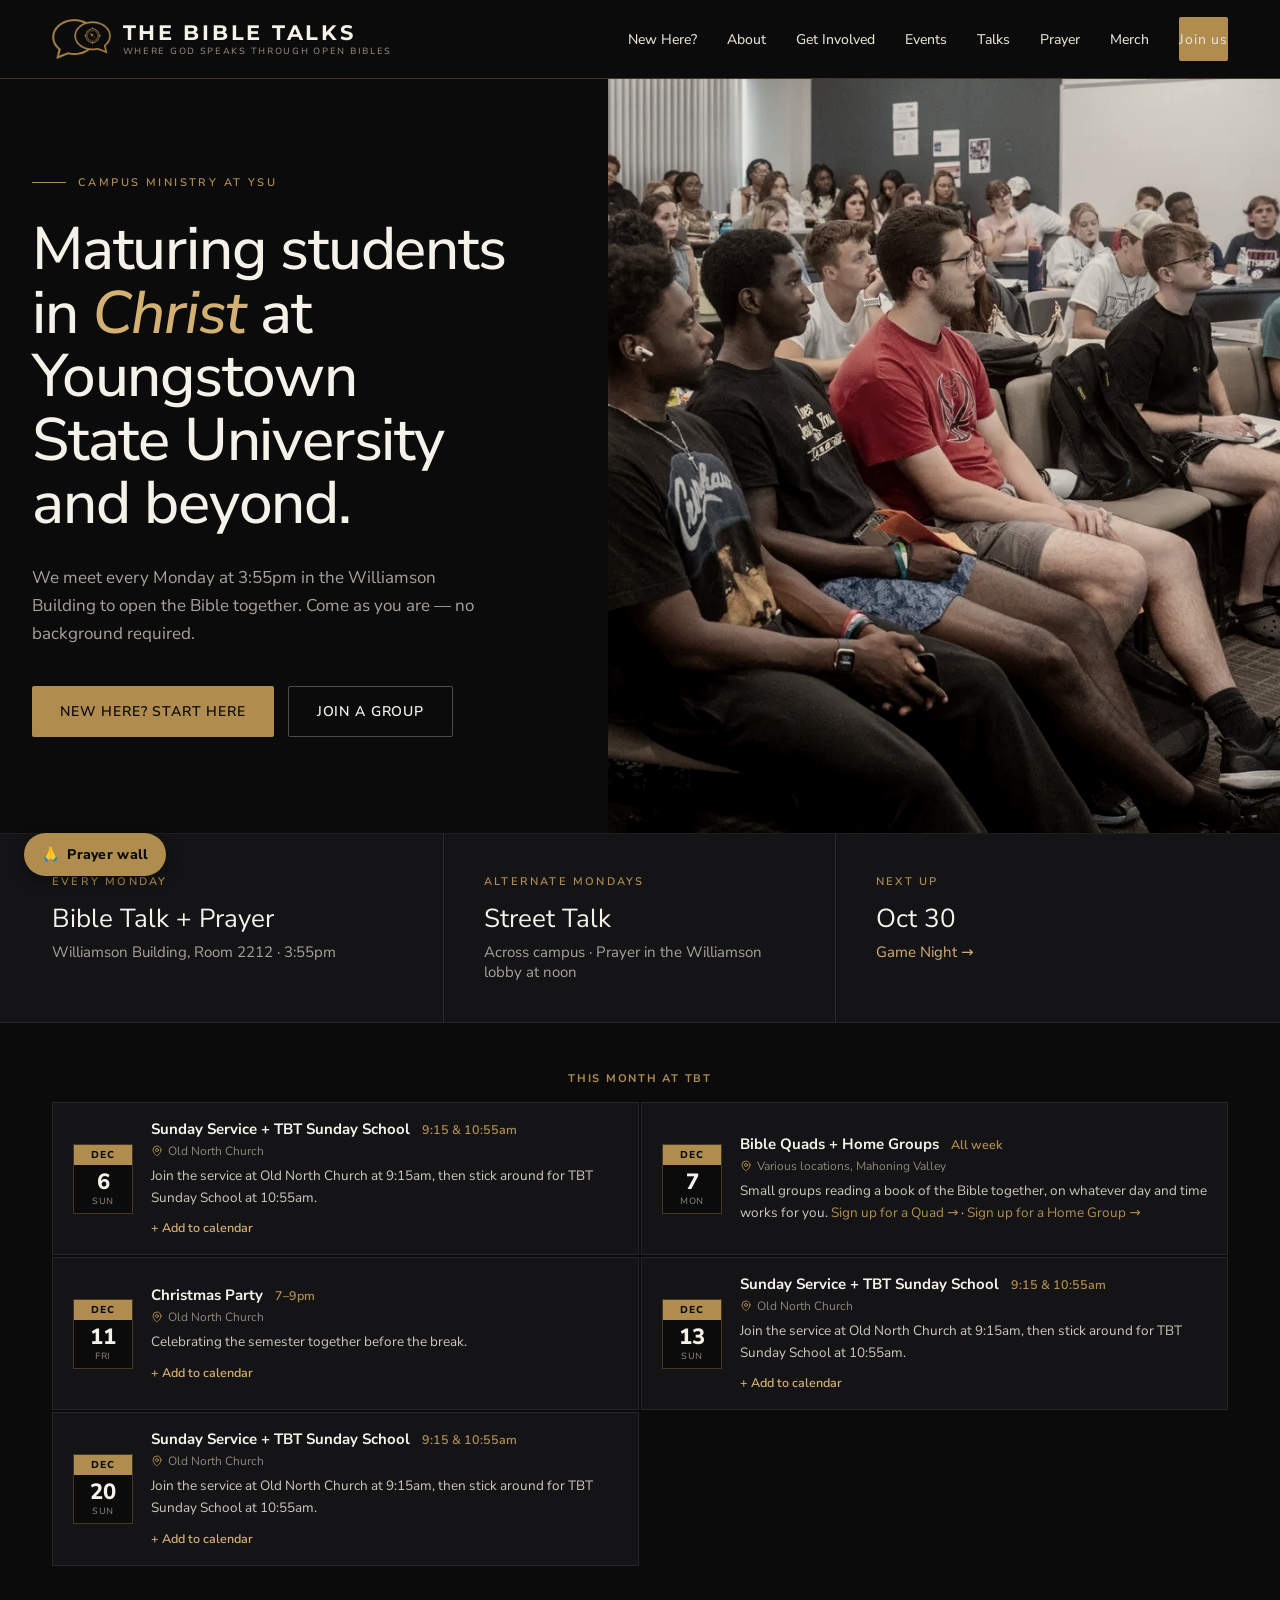
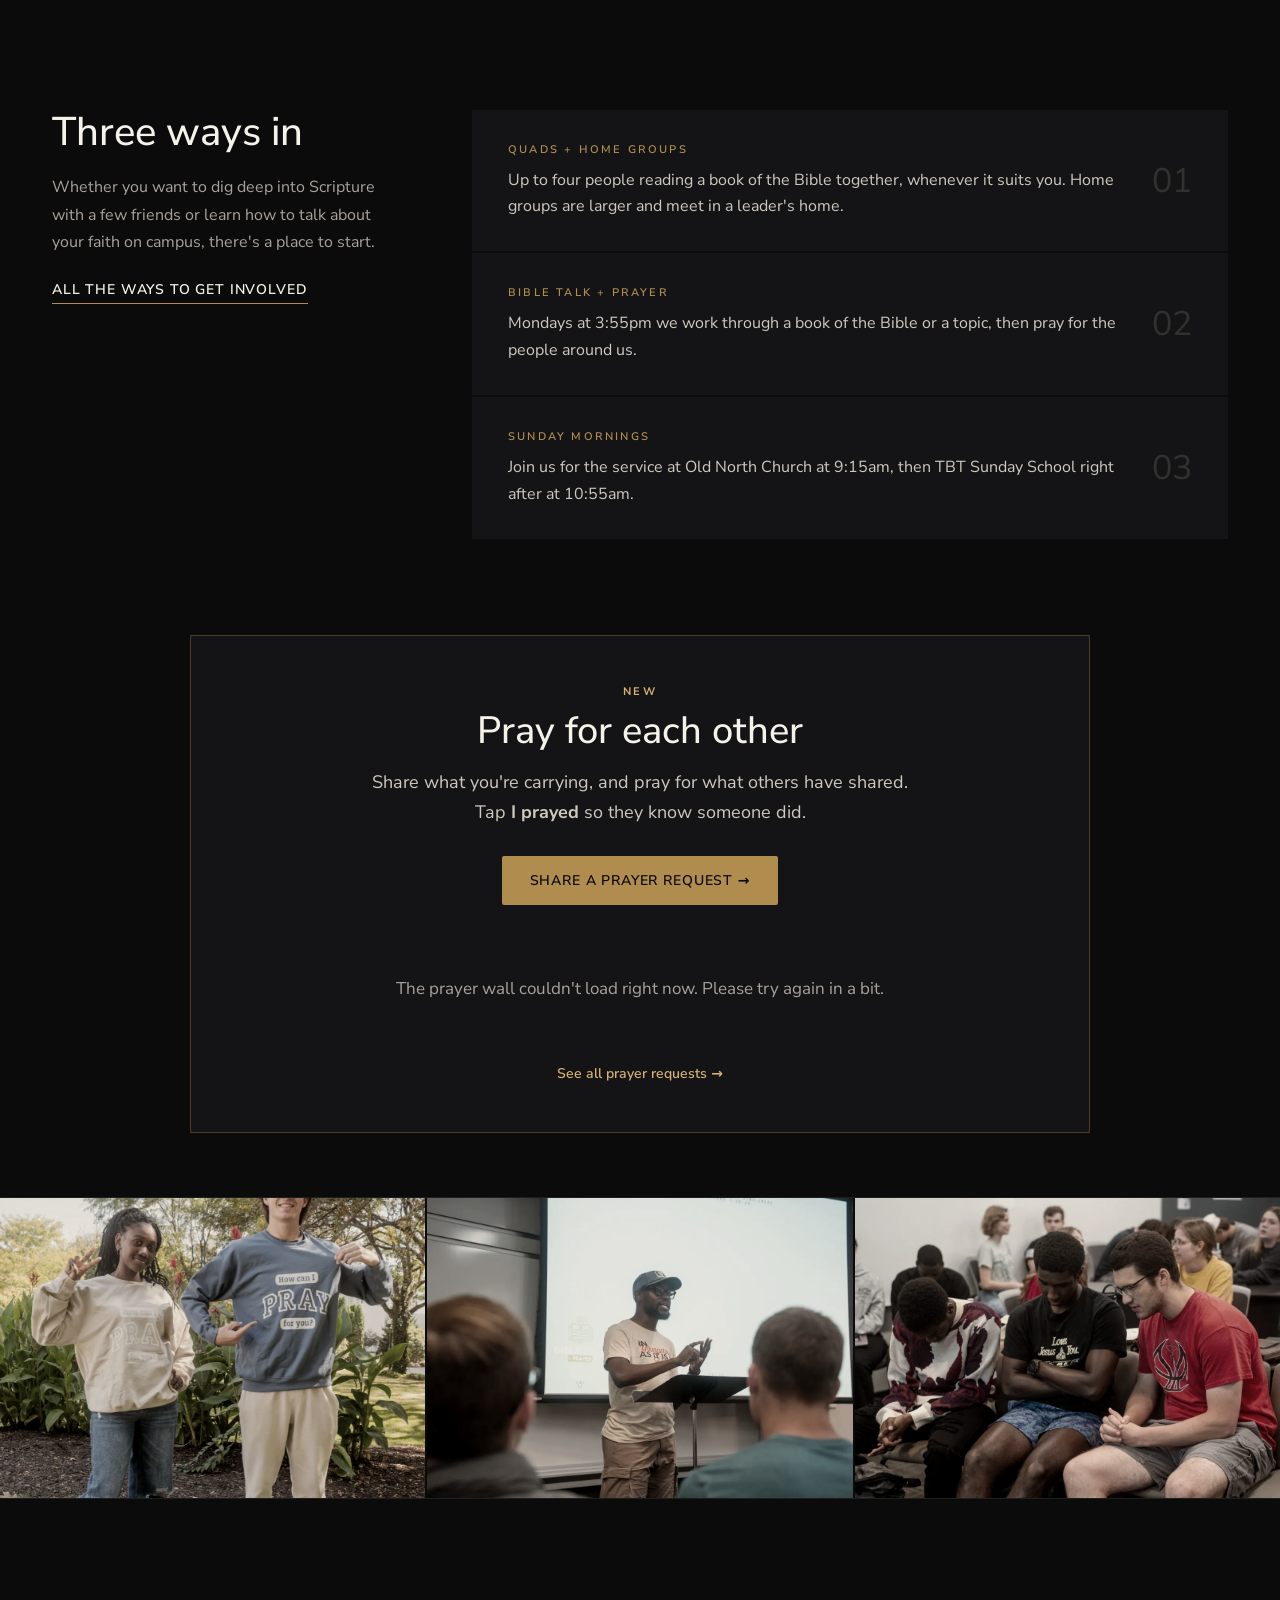
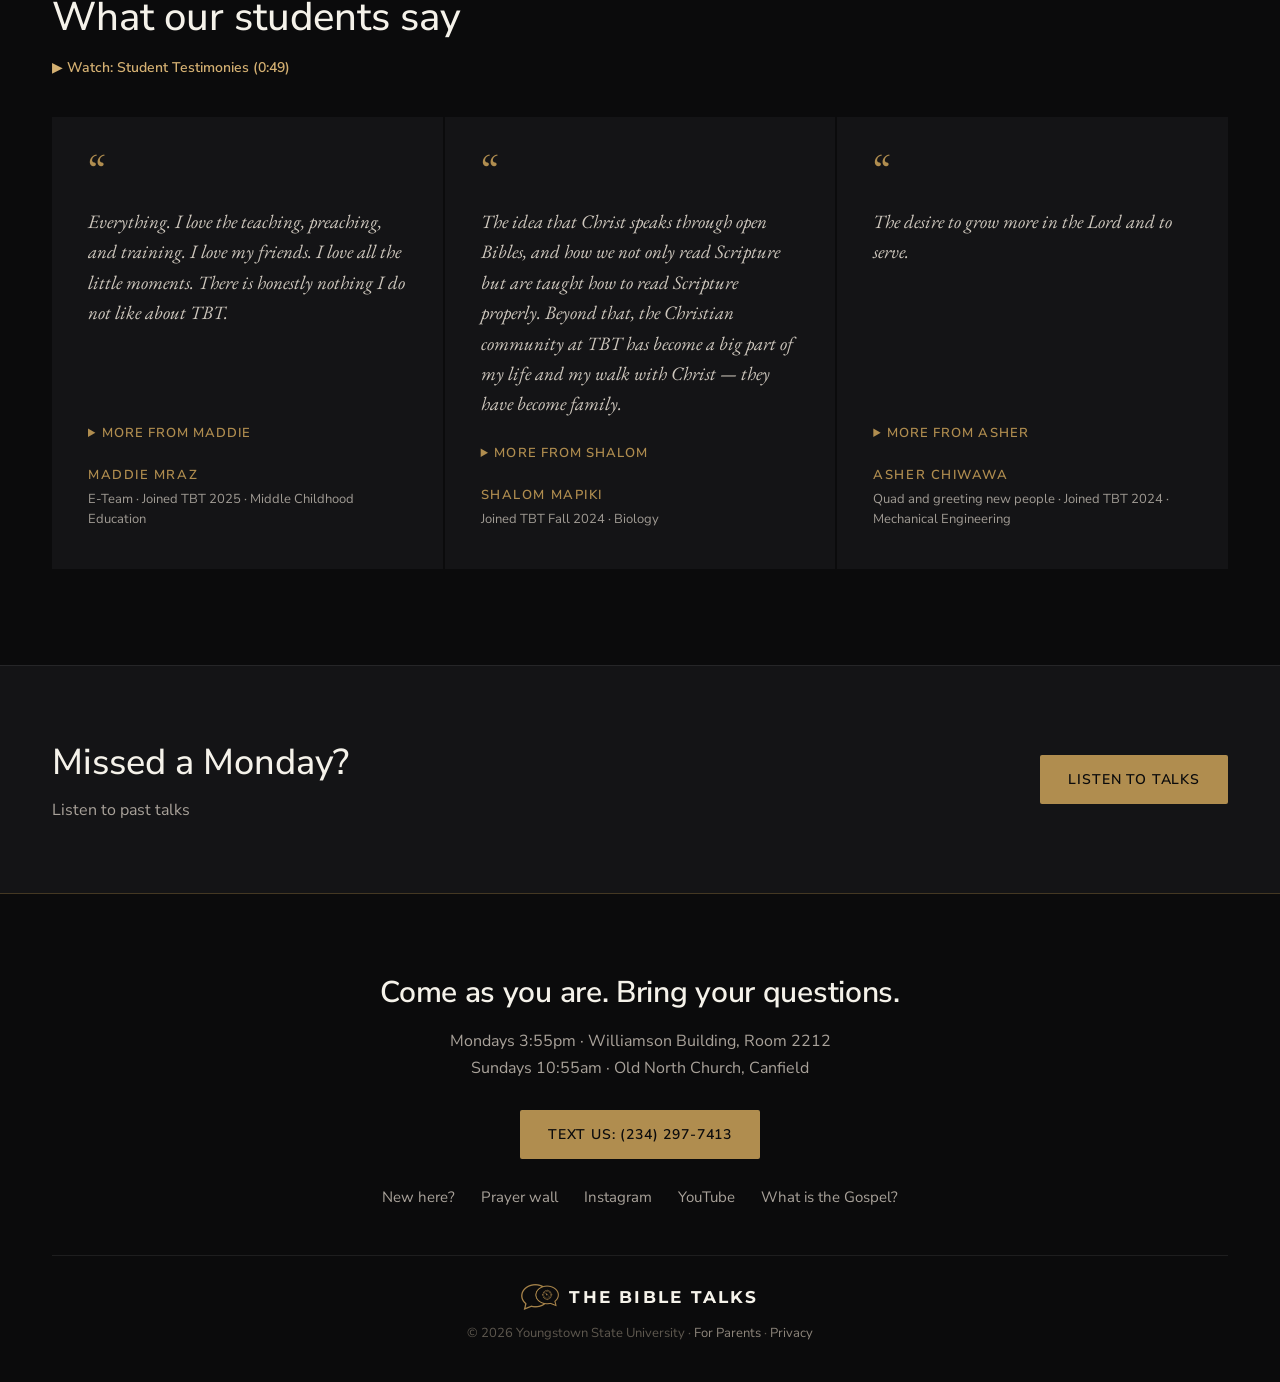
<file: index.html>
<!doctype html>
<html lang="en">
<head>
<meta charset="UTF-8" />
<meta name="viewport" content="width=device-width, initial-scale=1.0" />
<title>The Bible Talks — Campus Ministry at Youngstown State University</title>
<meta name="description" content="The Bible Talks (TBT) is a campus ministry at Youngstown State University helping students grow in Christ through community, Bible study, and outreach." />
<meta property="og:type" content="website" />
<meta property="og:title" content="The Bible Talks — Campus Ministry at Youngstown State University" />
<meta property="og:description" content="The Bible Talks (TBT) is a campus ministry at Youngstown State University helping students grow in Christ through community, Bible study, and outreach." />
<meta property="og:image" content="https://tbtysu.org/images/og-image.png" />
<meta property="og:url" content="https://tbtysu.org/" />
<meta name="twitter:card" content="summary_large_image" />
<meta name="twitter:title" content="The Bible Talks — Campus Ministry at Youngstown State University" />
<meta name="twitter:description" content="The Bible Talks (TBT) is a campus ministry at Youngstown State University helping students grow in Christ through community, Bible study, and outreach." />
<meta name="twitter:image" content="https://tbtysu.org/images/og-image.png" />
<link rel="preconnect" href="https://fonts.gstatic.com" crossorigin />
<link href="https://fonts.googleapis.com/css2?family=Montserrat:wght@700;800&family=Nunito+Sans:opsz,wght@6..12,300;6..12,400;6..12,500;6..12,600;6..12,700&family=EB+Garamond:ital,wght@0,400;0,500;1,400;1,500&display=swap" rel="stylesheet" />
<link rel="canonical" href="https://tbtysu.org/" />
<link rel="icon" type="image/png" href="images/favicon.png?v=6" />
<link rel="apple-touch-icon" href="images/apple-touch-icon.png?v=6" />
<link rel="stylesheet" href="css/styles.css?v=33" />
<script type="application/ld+json">
{
  "@context": "https://schema.org",
  "@type": "Organization",
  "name": "The Bible Talks",
  "alternateName": "TBT",
  "url": "https://tbtysu.org",
  "logo": "https://tbtysu.org/images/icon.webp",
  "description": "The Bible Talks (TBT) is a campus ministry at Youngstown State University helping students grow in Christ through community, Bible study, and outreach.",
  "address": {
    "@type": "PostalAddress",
    "streetAddress": "7105 Herbert Rd",
    "addressLocality": "Canfield",
    "addressRegion": "OH",
    "postalCode": "44406",
    "addressCountry": "US"
  },
  "sameAs": [
    "https://instagram.com/thebibletalksysu",
    "https://www.youtube.com/@TheBibleTalksYSU"
  ]
}
</script>
<script>
(function () {
  // Weekly Monday 3:55pm meeting: always advertise the next upcoming one.
  var now = new Date();
  var d = new Date(now);
  d.setHours(15, 55, 0, 0);
  d.setDate(d.getDate() + (8 - d.getDay()) % 7);
  if (d < now) d.setDate(d.getDate() + 7);
  var pad = function (n) { return (n < 10 ? "0" : "") + n; };
  var off = -d.getTimezoneOffset();
  var tz = (off >= 0 ? "+" : "-") + pad(Math.floor(Math.abs(off) / 60)) + ":" + pad(Math.abs(off) % 60);
  var data = {
  "@context": "https://schema.org",
  "@type": "Event",
  "name": "Bible Talk + Prayer",
  "description": "Weekly Bible study and prayer gathering for YSU students, every Monday at 3:55pm.",
  "eventAttendanceMode": "https://schema.org/OfflineEventAttendanceMode",
  "eventStatus": "https://schema.org/EventScheduled",
  "location": {
    "@type": "Place",
    "name": "Williamson Building, Room 2212, Youngstown State University",
    "address": {
      "@type": "PostalAddress",
      "streetAddress": "1 University Plaza",
      "addressLocality": "Youngstown",
      "addressRegion": "OH",
      "postalCode": "44555",
      "addressCountry": "US"
    }
  },
  "organizer": {
    "@type": "Organization",
    "name": "The Bible Talks",
    "url": "https://tbtysu.org"
  }
};
  data.startDate = d.getFullYear() + "-" + pad(d.getMonth() + 1) + "-" + pad(d.getDate()) + "T15:55:00" + tz;
  var el = document.createElement("script");
  el.type = "application/ld+json";
  el.text = JSON.stringify(data);
  document.head.appendChild(el);
})();
</script>
</head>
<body>
<a class="skip-link" href="#main">Skip to content</a>

<header class="site-header">
  <div class="nav-inner">
    <a href="/" class="wordmark-link" style="flex-direction:row;align-items:center;gap:12px;">
      <img width="300" height="205" src="images/icon.webp" alt="" style="height:40px;width:auto;flex-shrink:0;" />
      <span style="display:flex;flex-direction:column;gap:2px;">
        <span class="wordmark">THE BIBLE TALKS</span>
        <span class="tagline">Where God speaks through open Bibles</span>
      </span>
    </a>
    <ul class="nav-links">
      <li><a href="/new-here">New Here?</a></li>
      <li><a href="/about">About</a></li>
      <li><a href="/get-involved">Get Involved</a></li>
      <li><a href="/events">Events</a></li>
      <li><a href="/talks">Talks</a></li>
      <li><a href="/prayer">Prayer</a></li>
      <li><a href="/merch">Merch</a></li>
      <li class="nav-cta-item"><a class="btn btn-gold btn-sm" href="/get-involved">Join us</a></li>
    </ul>
    <button class="nav-toggle" aria-label="Toggle menu" aria-expanded="false">Menu</button>
  </div>
</header>

<main id="main">

  <section class="hero">
    <div class="hero-copy-wrap">
      <div class="hero-copy-inner">
        <div class="eyebrow-row tight">
          <span class="eyebrow-rule"></span>
          <span class="eyebrow-text">Campus ministry at YSU</span>
        </div>
        <h1>Maturing students in <em>Christ</em> at Youngstown State University and beyond.</h1>
        <p class="hero-lead">We meet every Monday at 3:55pm in the Williamson Building to open the Bible together. Come as you are — no background required.</p>
        <div class="hero-actions">
          <a class="btn btn-gold btn-lg" href="/new-here">New here? Start here</a>
          <a class="btn btn-ghost btn-lg" href="/get-involved">Join a group</a>
        </div>
      </div>
    </div>
    <div class="hero-media">
      <img width="1320" height="840" src="images/hero.webp" alt="Students packed into a Bible Talk and Prayer session" style="width:100%;height:100%;object-fit:cover;" />
    </div>
  </section>

  <section class="facts-strip">
    <div class="container">
      <div class="facts-grid">
        <div class="fact-cell">
          <div class="fact-label">Every Monday</div>
          <div class="fact-title">Bible Talk + Prayer</div>
          <div class="fact-detail">Williamson Building, Room 2212 · 3:55pm</div>
        </div>
        <div class="fact-cell">
          <div class="fact-label">Alternate Mondays</div>
          <div class="fact-title">Street Talk</div>
          <div class="fact-detail">Across campus · Prayer in the Williamson lobby at noon</div>
        </div>
        <div class="fact-cell">
          <div class="fact-label">Next Up</div>
          <div class="fact-title">Oct 30</div>
          <div class="fact-detail"><a href="/events">Game Night →</a></div>
        </div>
      </div>
    </div>
  </section>

  <section class="section" style="padding-top:48px;padding-bottom:48px;">
    <div style="max-width:640px;margin:0 auto 16px;text-align:center;font-size:11px;letter-spacing:0.16em;text-transform:uppercase;color:var(--gold);font-weight:700;">This Month at TBT</div>
    <div class="grid grid-2" id="home-week-rundown" style="gap:2px;"></div>
  </section>

  <section class="section">
    <div class="ways-grid">
      <div class="ways-copy">
        <h2 class="section-title">Three ways in</h2>
        <p>Whether you want to dig deep into Scripture with a few friends or learn how to talk about your faith on campus, there's a place to start.</p>
        <a class="link-underline" href="/get-involved" style="margin-top:24px;">All the ways to get involved</a>
      </div>
      <div class="ways-list">
        <div class="way-row">
          <div>
            <div class="way-label">Quads + Home Groups</div>
            <p>Up to four people reading a book of the Bible together, whenever it suits you. Home groups are larger and meet in a leader's home.</p>
          </div>
          <span class="way-num">01</span>
        </div>
        <div class="way-row">
          <div>
            <div class="way-label">Bible Talk + Prayer</div>
            <p>Mondays at 3:55pm we work through a book of the Bible or a topic, then pray for the people around us.</p>
          </div>
          <span class="way-num">02</span>
        </div>
        <div class="way-row">
          <div>
            <div class="way-label">Sunday Mornings</div>
            <p>Join us for the service at Old North Church at 9:15am, then TBT Sunday School right after at 10:55am.</p>
          </div>
          <span class="way-num">03</span>
        </div>
      </div>
    </div>
  </section>

  <section class="section" id="prayer-section" style="padding-top:0;padding-bottom:64px;">
    <div class="prayer-feature" style="max-width:900px;">
      <div class="join-cta-label">New</div>
      <h2>Pray for each other</h2>
      <p class="prayer-feature-lead">Share what you're carrying, and pray for what others have shared. Tap <strong>I prayed</strong> so they know someone did.</p>
      <a class="btn btn-gold btn-lg" href="/prayer">Share a prayer request →</a>
      <div id="prayer-wall" data-limit="3" aria-live="polite" style="margin-top:32px;text-align:left;"><p class="prayer-empty">Loading prayer requests…</p></div>
      <p style="margin:22px 0 0;"><a class="watch-link" href="/prayer" style="margin-top:0;">See all prayer requests →</a></p>
    </div>
  </section>

  <section class="photo-strip-grid">
    <div class="photo-strip-item"><img loading="lazy" decoding="async" width="1066" height="1600" src="images/strip-campus.webp" alt="Students talking on the YSU campus" style="width:100%;height:100%;object-fit:cover;" /></div>
    <div class="photo-strip-item"><img loading="lazy" decoding="async" width="1200" height="800" src="images/strip-bibletalk.webp" alt="Students at Bible Talk and Prayer" style="width:100%;height:100%;object-fit:cover;" /></div>
    <div class="photo-strip-item"><img loading="lazy" decoding="async" width="1200" height="800" src="images/strip-students.webp" alt="TBT students together outdoors" style="width:100%;height:100%;object-fit:cover;" /></div>
  </section>

  <section class="section">
    <h2 class="section-title" style="margin-bottom:16px;">What our students say</h2>
    <a class="watch-link" href="https://www.youtube.com/watch?v=pPPhvRGbAMs" target="_blank" rel="noopener" style="margin-top:0;margin-bottom:40px;">▶ Watch: Student Testimonies (0:49)</a>
    <div class="testimonial-grid" id="testimonials">
      <figure class="testimonial-card">
        <span class="testimonial-mark">&ldquo;</span>
        <blockquote class="testimonial-quote">Moving to college can be scary. It is easy to feel alone and overwhelmed by change. TBT has given me a second family and a support group to help get me through this difficult transition.</blockquote>
        <details class="testimonial-more">
          <summary>More from Jessica</summary>
          <p><span class="testimonial-q">What keeps me coming back</span>The people holding me accountable and the people I see growing.</p>
          <p><span class="testimonial-q">What I hope people experience</span>Life transformation.</p>
          <p><span class="testimonial-q">A moment I'll never forget</span>When Bruce recognized me and shouted my name across campus after only meeting me once.</p>
        </details>
        <figcaption><span class="testimonial-name">Jessica Deal</span><span class="testimonial-meta">CBS and Media · Joined TBT Fall 2023 · Dental Hygiene</span></figcaption>
      </figure>
      <figure class="testimonial-card">
        <span class="testimonial-mark">&ldquo;</span>
        <blockquote class="testimonial-quote">When going to college, many things change for better or worse: routines, friends, and locations all change in one way or another. TBT has allowed me to make these changes for the better; I've been able to make many new friends with the same goal -- pursuing Jesus.</blockquote>
        <figcaption class="testimonial-name">Bryce Moldovan</figcaption>
      </figure>
      <figure class="testimonial-card">
        <span class="testimonial-mark">&ldquo;</span>
        <blockquote class="testimonial-quote">TBT has helped me to grow and consider others beyond myself. Through the regular community and teaching of God's Word I am reminded of the love that Christ has for me through His people. During a time when determining what's true is oddly confusing, college students have the opportunity to be reminded of the never changing hope and truth that Jesus brings.</blockquote>
        <figcaption class="testimonial-name">Jacob Pitzer</figcaption>
      </figure>
      <figure class="testimonial-card">
        <span class="testimonial-mark">&ldquo;</span>
        <blockquote class="testimonial-quote">Everything. I love the teaching, preaching, and training. I love my friends. I love all the little moments. There is honestly nothing I do not like about TBT.</blockquote>
        <details class="testimonial-more">
          <summary>More from Maddie</summary>
          <p><span class="testimonial-q">What I hope people experience</span>I hope people experience genuine friendship and a better understanding of the gospel and its urgency.</p>
          <p><span class="testimonial-q">A moment I'll never forget</span>I'll never forget praising God as a group during WHTQT, what a special moment.</p>
        </details>
        <figcaption><span class="testimonial-name">Maddie Mraz</span><span class="testimonial-meta">E-Team · Joined TBT 2025 · Middle Childhood Education</span></figcaption>
      </figure>
      <figure class="testimonial-card">
        <span class="testimonial-mark">&ldquo;</span>
        <blockquote class="testimonial-quote">The idea that Christ speaks through open Bibles, and how we not only read Scripture but are taught how to read Scripture properly. Beyond that, the Christian community at TBT has become a big part of my life and my walk with Christ — they have become family.</blockquote>
        <details class="testimonial-more">
          <summary>More from Shalom</summary>
          <p><span class="testimonial-q">What I hope people experience</span>A deeper understanding of what the Gospel is and the call upon our lives as believers as we go through God's Word. Not only that, but I also hope people get to experience what it feels like to be part of a young adult community with Christ as the foundation.</p>
          <p><span class="testimonial-q">A moment I'll never forget</span>I think every moment at TBT is memorable and unique in its own way, so I would say the one thing I'll never forget is the feeling of being there and the excitement I get when I'm on my way to TBT.</p>
        </details>
        <figcaption><span class="testimonial-name">Shalom Mapiki</span><span class="testimonial-meta">Joined TBT Fall 2024 · Biology</span></figcaption>
      </figure>
            <figure class="testimonial-card">
        <span class="testimonial-mark">&ldquo;</span>
        <blockquote class="testimonial-quote">The desire to grow more in the Lord and to serve.</blockquote>
        <details class="testimonial-more">
          <summary>More from Asher</summary>
          <p><span class="testimonial-q">What I hope people experience</span>Learn the truth of the Gospel and are able to understand and share with people in their lives (to become disciple making disciples).</p>
          <p><span class="testimonial-q">A moment I'll never forget</span>Cross con 25.</p>
        </details>
        <figcaption><span class="testimonial-name">Asher Chiwawa</span><span class="testimonial-meta">Quad and greeting new people · Joined TBT 2024 · Mechanical Engineering</span></figcaption>
      </figure>
      <figure class="testimonial-card">
        <span class="testimonial-mark">&ldquo;</span>
        <blockquote class="testimonial-quote">The faithful preaching of the Word, the Christ centered community, and the investment in youth.</blockquote>
        <details class="testimonial-more">
          <summary>More from Josiah</summary>
          <p><span class="testimonial-q">What I hope people experience</span>I hope people experience a community that will nourish them into a more faithful follower of Christ.</p>
          <p><span class="testimonial-q">A moment I'll never forget</span>Dapping Jake up at Ignite.</p>
        </details>
        <figcaption><span class="testimonial-name">Josiah</span><span class="testimonial-meta">E-Team · Joined TBT 2025 · Civil Engineering</span></figcaption>
      </figure>
    </div>
  </section>

  <section class="cta-band">
    <div class="cta-band-inner">
      <div>
        <h2>Missed a Monday?</h2>
        <p>Listen to past talks</p>
      </div>
      <a class="btn btn-gold btn-lg" href="/talks">Listen to talks</a>
    </div>
  </section>

</main>

<footer class="site-footer">
  <div class="footer-invite">
    <div class="footer-invite-title">Come as you are. Bring your questions.</div>
    <p class="footer-invite-times"><span>Mondays 3:55pm &middot; Williamson Building, Room 2212</span><span>Sundays 10:55am &middot; Old North Church, Canfield</span></p>
    <a class="btn btn-gold btn-lg" href="sms:+12342977413?&amp;body=Hi! I'm new and would love to connect.">Text us: (234) 297-7413</a>
    <ul class="footer-invite-links">
      <li><a href="/new-here">New here?</a></li>
      <li><a href="/prayer">Prayer wall</a></li>
      <li><a href="https://instagram.com/thebibletalksysu" target="_blank" rel="noopener">Instagram</a></li>
      <li><a href="https://www.youtube.com/@TheBibleTalksYSU" target="_blank" rel="noopener">YouTube</a></li>
      <li><a href="https://twowaystolive.com" target="_blank" rel="noopener">What is the Gospel?</a></li>
    </ul>
  </div>
  <div class="footer-bottom-wrap">
    <div class="footer-bottom">
      <div class="footer-brand"><img src="/images/icon.webp" width="300" height="205" alt="" loading="lazy" decoding="async" /><span class="footer-wordmark">THE BIBLE TALKS</span></div>
      <div>&copy; <span id="year"></span> Youngstown State University &middot; <a href="/parents">For Parents</a> &middot; <a href="/privacy">Privacy</a></div>
    </div>
  </div>
</footer>

<script src="js/main.js?v=2"></script>
<script>document.getElementById("year").textContent = new Date().getFullYear();</script>
<script src="js/add-to-calendar.js"></script>
<script src="js/whats-coming.js?v=7"></script>
<script src="js/testimonials.js"></script>
<script src="js/prayer-config.js"></script>
<script src="js/prayer.js?v=4"></script>
<script>
  renderWhatsComingUp("home-week-rundown", { maxItems: 5, horizonDays: 31 });
</script>
<script data-goatcounter="https://thebibletalksysu.goatcounter.com/count"
        async src="//gc.zgo.at/count.js"></script>
</body>
</html>
</file>
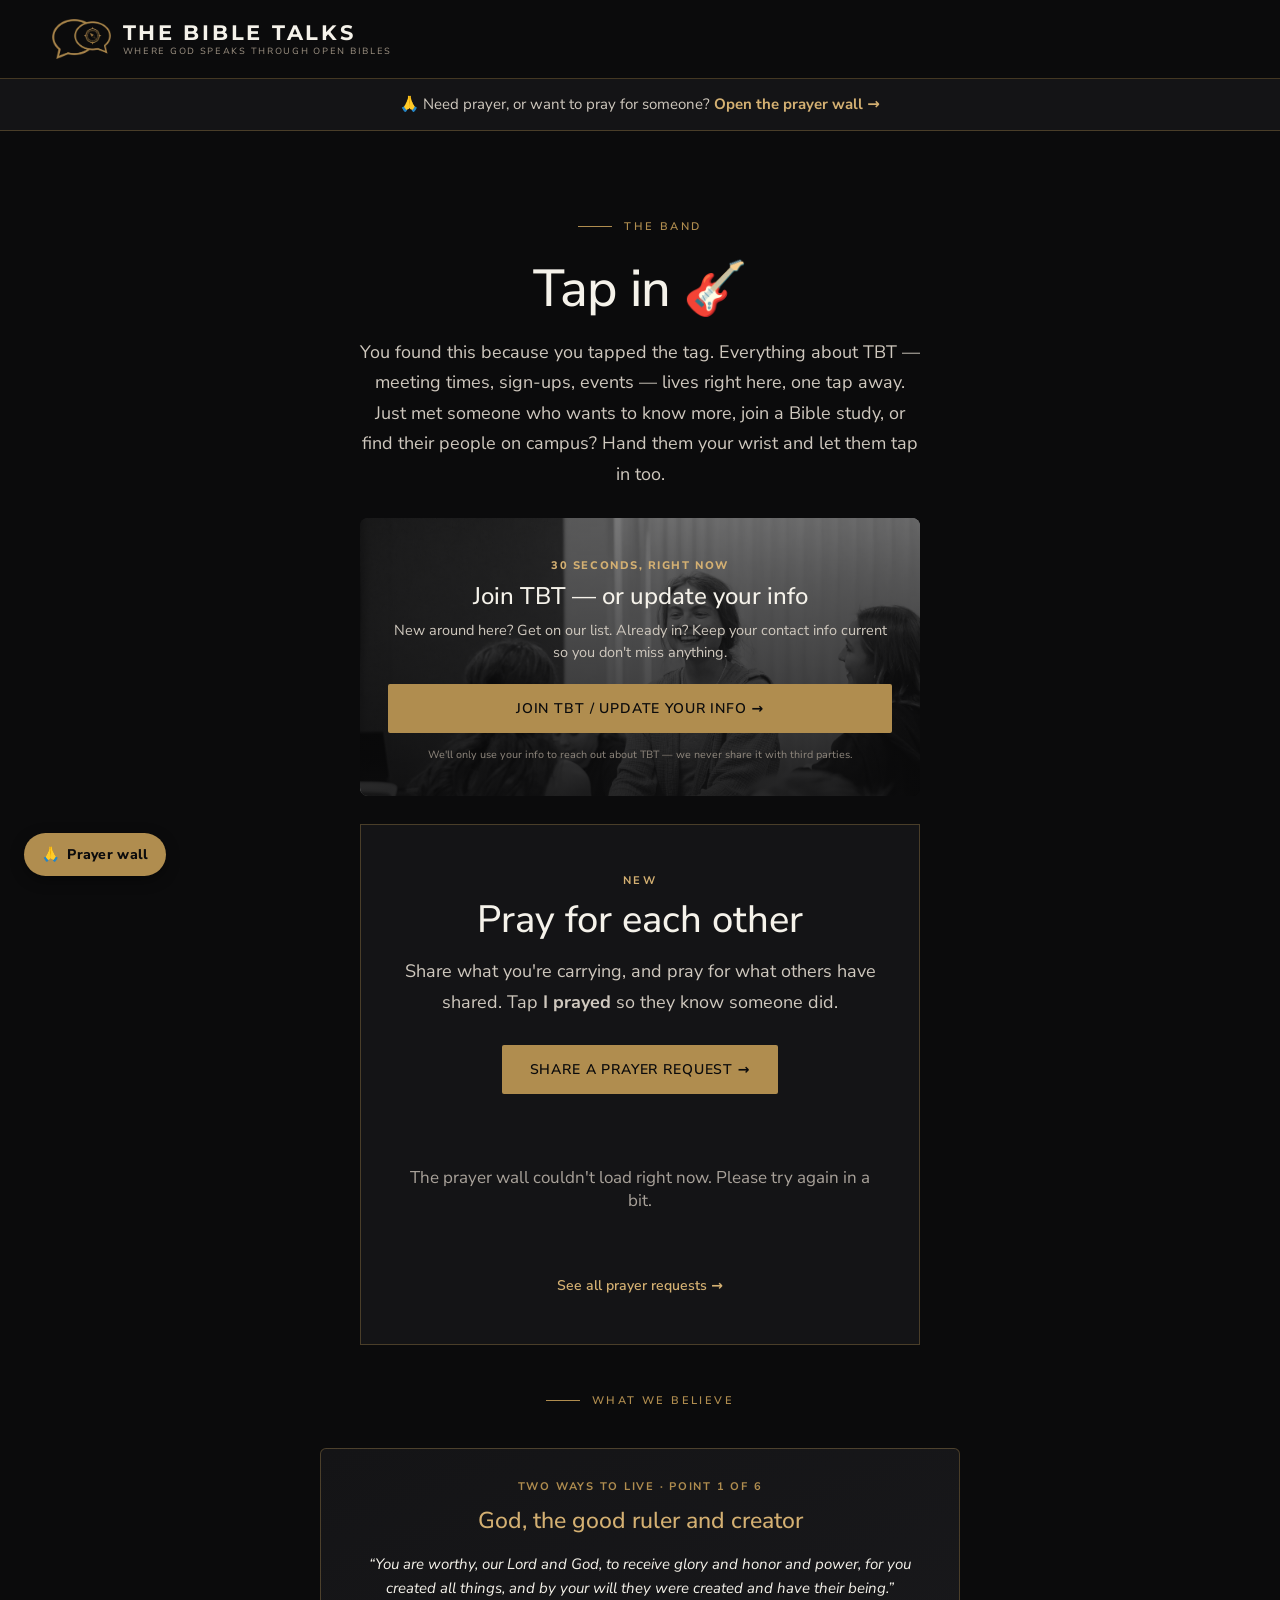
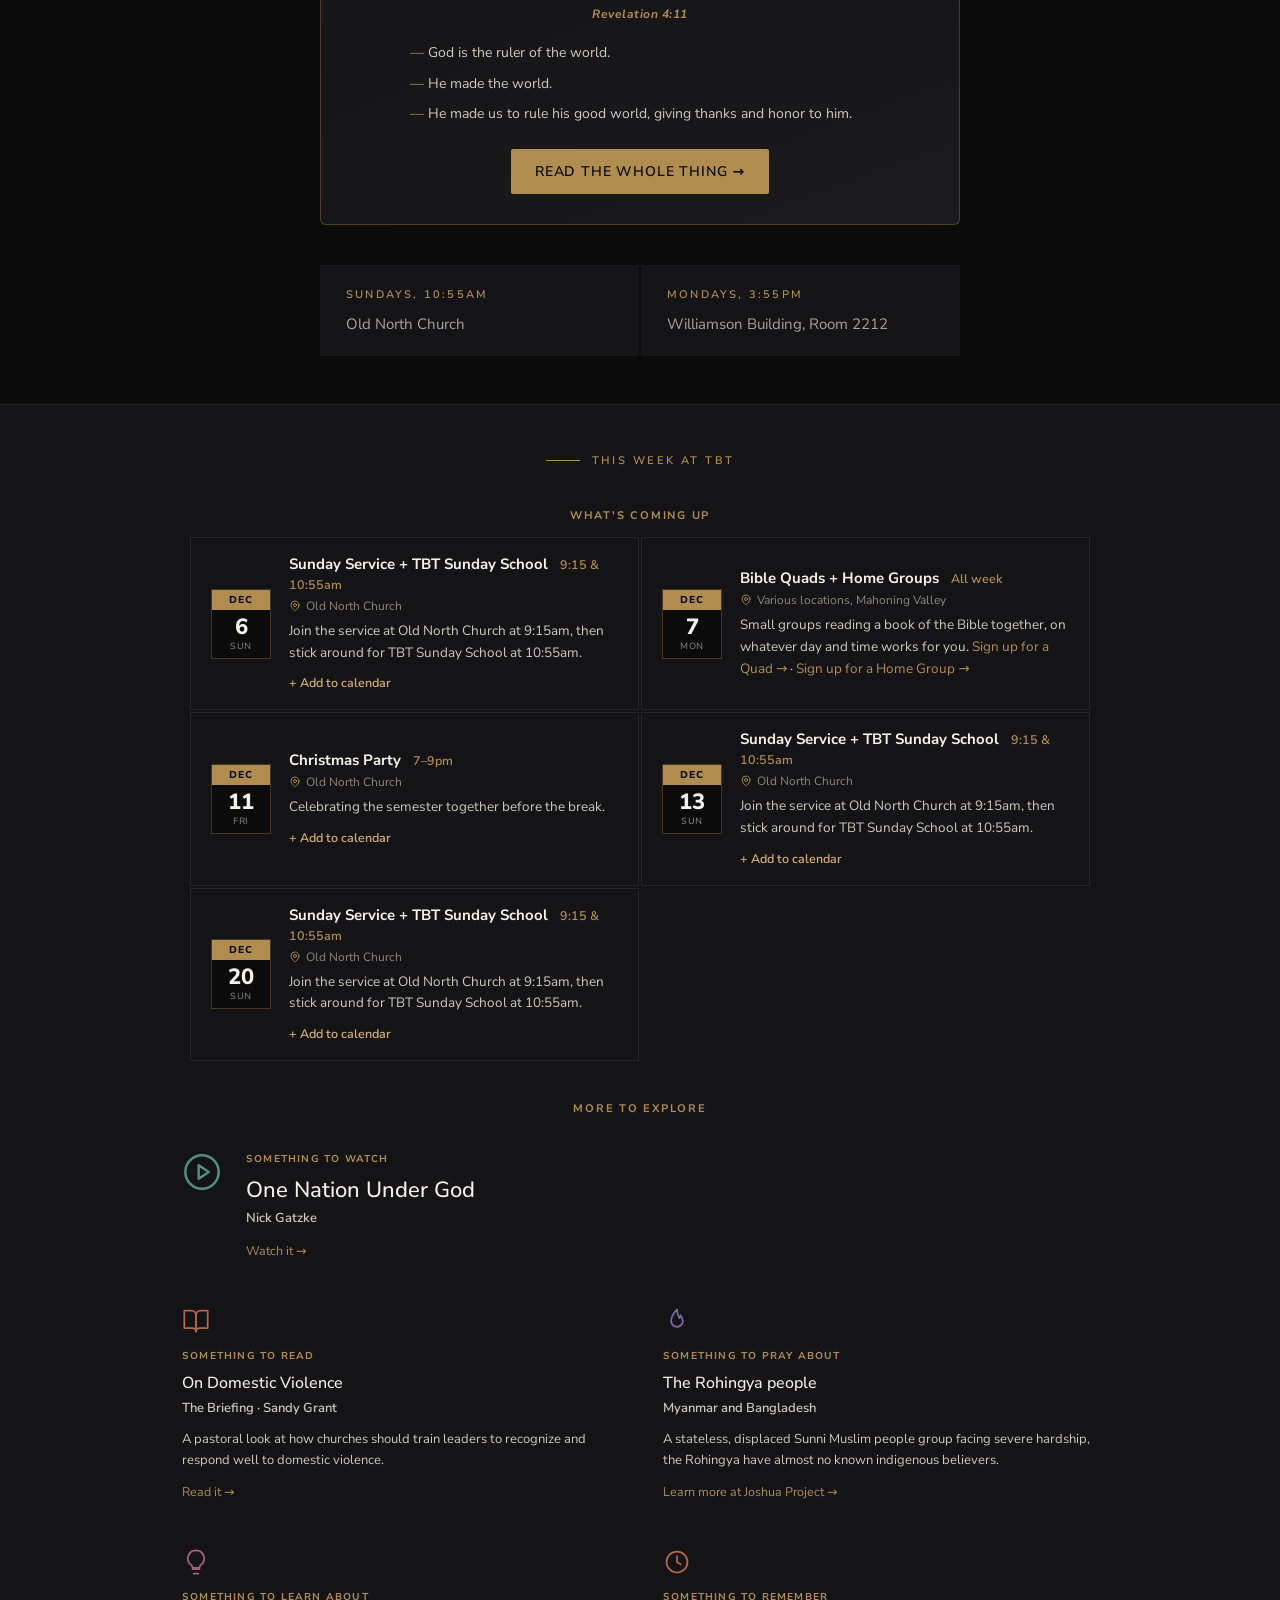
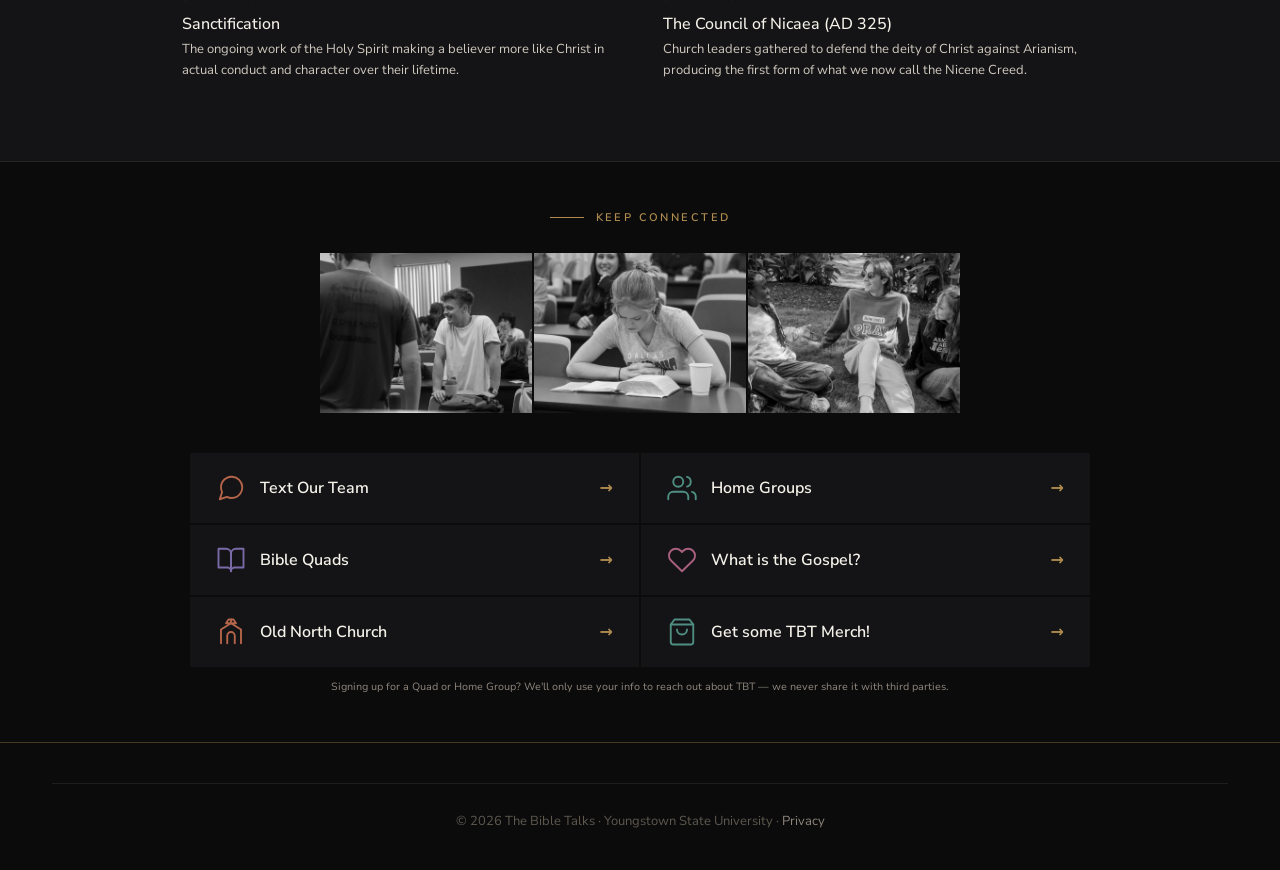
<file: band/index.html>
<!doctype html>
<html lang="en">
<head>
<meta charset="UTF-8" />
<meta name="viewport" content="width=device-width, initial-scale=1.0" />
<title>The Band — The Bible Talks</title>
<meta name="robots" content="noindex, nofollow" />
<link rel="preconnect" href="https://fonts.gstatic.com" crossorigin />
<link href="https://fonts.googleapis.com/css2?family=Montserrat:wght@700;800&family=Nunito+Sans:opsz,wght@6..12,300;6..12,400;6..12,500;6..12,600;6..12,700&display=swap" rel="stylesheet" />
<link rel="icon" type="image/png" href="../images/favicon.png?v=6" />
<link rel="apple-touch-icon" href="../images/apple-touch-icon.png?v=6" />
<link rel="stylesheet" href="../css/styles.css?v=33" />
<style>
  .link-stack { display: grid; grid-template-columns: repeat(2, minmax(0,1fr)); gap: 2px; max-width: 900px; margin: 0 auto; }
  @media (max-width: 560px) { .link-stack { grid-template-columns: 1fr; } }
  .link-row {
    background: var(--surface); padding: 20px 26px; display: flex; align-items: center;
    justify-content: space-between; gap: 16px; color: var(--cream); font-weight: 600; font-size: 16px;
  }
  .link-row:hover { background: var(--surface-hover); color: var(--gold-bright); }
  .link-row .arrow { color: var(--gold); flex-shrink: 0; }
  .link-row-inner { display: flex; align-items: center; gap: 14px; }
  .link-icon { flex-shrink: 0; display: flex; }
  .link-icon svg { width: 30px; height: 30px; display: block; }
  .link-icon.c-1 { color: #B5654A; }
  .link-icon.c-2 { color: #4F8F82; }
  .link-icon.c-3 { color: #7A6BA8; }
  .link-icon.c-4 { color: #A8607D; }
  .band-photo-strip { display: grid; grid-template-columns: repeat(3, minmax(0,1fr)); gap: 2px; max-width: 640px; margin: 40px auto; }
  .band-photo-strip img { width: 100%; height: 160px; object-fit: cover; display: block; filter: grayscale(100%) contrast(1.05); }
  @media (max-width: 560px) { .band-photo-strip { grid-template-columns: 1fr 1fr; } .band-photo-strip img:last-child { display: none; } }
  .meet-strip { max-width: 640px; margin: 32px auto 0; display: grid; grid-template-columns: 1fr 1fr; gap: 2px; }
  @media (max-width: 560px) { .meet-strip { grid-template-columns: 1fr; } }
  .meet-cell { background: var(--surface); padding: 22px 26px; }
  .featured-banner {
    max-width: 640px; margin: 40px auto; padding: 30px 28px; text-align: center;
    background: linear-gradient(160deg, var(--surface), var(--surface-hover));
    border: 1px solid var(--hairline-gold); border-radius: 6px;
  }
  .featured-banner .featured-label {
    font-size: 11px; letter-spacing: 0.16em; text-transform: uppercase;
    color: var(--gold); font-weight: 700; margin-bottom: 12px;
  }
  .featured-banner h2 { font-size: 23px; color: var(--gold-bright); margin: 0 0 16px; line-height: 1.3; }
  .twl-verse { margin: 0 0 6px; font-style: italic; color: var(--cream); font-size: 15px; line-height: 1.6; }
  .twl-ref { display: block; color: var(--gold); font-size: 12px; font-weight: 700; letter-spacing: 0.04em; margin-bottom: 20px; }
  .twl-summary { list-style: none; margin: 0 0 24px; padding: 0; display: grid; gap: 9px; text-align: left; max-width: 460px; margin-left: auto; margin-right: auto; }
  .twl-summary li { color: var(--body-text); font-size: 14px; line-height: 1.55; padding-left: 18px; position: relative; }
  .twl-summary li::before { content: "—"; position: absolute; left: 0; color: var(--gold); }
  .join-cta {
    max-width: 560px; margin: 0 auto; text-align: center;
    border-radius: 8px; position: relative; overflow: hidden;
  }
  .join-cta-bg { position: absolute; inset: 0; width: 100%; height: 100%; object-fit: cover; filter: grayscale(100%) contrast(1.05); }
  .join-cta-overlay { position: absolute; inset: 0; background: linear-gradient(180deg, rgba(11,11,12,0.55), rgba(11,11,12,0.85)); }
  .join-cta-content { position: relative; z-index: 2; padding: 40px 28px 34px; }
  .join-cta-label {
    font-size: 11px; letter-spacing: 0.14em; text-transform: uppercase;
    color: var(--gold-bright); font-weight: 800; margin-bottom: 8px;
  }
  .join-cta h2 { font-size: 24px; color: var(--cream); margin: 0 0 8px; line-height: 1.25; }
  .join-cta p { color: var(--body-text); font-size: 14.5px; line-height: 1.55; margin: 0 0 20px; }
  .join-cta .form-note { color: var(--dim); max-width: 100%; font-size: 10.5px; line-height: 1.5; }
  .mini-grid { display: grid; grid-template-columns: repeat(auto-fit, minmax(180px, 1fr)); gap: 2px; max-width: 640px; margin: 14px auto 0; }
  .mini-card { background: var(--surface); padding: 22px 22px; text-align: left; }
  .mini-icon { display: block; margin-bottom: 14px; }
  .mini-icon svg { width: 28px; height: 28px; display: block; }
  .mini-icon.c-1 { color: #B5654A; }
  .mini-icon.c-2 { color: #4F8F82; }
  .mini-icon.c-3 { color: #7A6BA8; }
  .mini-icon.c-4 { color: #A8607D; }
  .mini-label { font-size: 10px; letter-spacing: 0.12em; text-transform: uppercase; color: var(--gold); font-weight: 700; margin-bottom: 10px; }
  .explore-subgrid { grid-template-columns: repeat(2, minmax(0,1fr)); max-width: none; margin: 0; }
  @media (max-width: 560px) { .explore-subgrid { grid-template-columns: 1fr; } .featured-explore-card { grid-template-columns: 1fr !important; } }
  .mini-card h3 { font-size: 16px; color: var(--cream); margin: 0 0 4px; line-height: 1.3; }
  .mini-region { font-size: 11.5px; color: var(--gold); margin: 0 0 10px; font-weight: 600; }
  .mini-card p { font-size: 13px; line-height: 1.6; color: var(--body-text); margin: 0 0 10px; }
  .mini-card a { font-size: 12.5px; color: var(--gold); }
  .band-zone-surface { background: var(--surface); border-top: 1px solid var(--hairline); border-bottom: 1px solid var(--hairline); }
  .zone-header { margin-bottom: 28px; }
  .zone-header .eyebrow-row { margin-bottom: 0; }
  .subzone-label { max-width:640px;margin:40px auto 0;text-align:center;font-size:11px;letter-spacing:0.16em;text-transform:uppercase;color:var(--gold);font-weight:700; }
  .subzone-label:first-of-type { margin-top: 0; }
</style>
</head>
<body>
<a class="skip-link" href="#main">Skip to content</a>

<header class="site-header">
  <div class="nav-inner">
    <a href="/" class="wordmark-link" style="flex-direction:row;align-items:center;gap:12px;">
      <img width="300" height="205" src="../images/icon.webp" alt="" style="height:40px;width:auto;flex-shrink:0;" />
      <span style="display:flex;flex-direction:column;gap:2px;">
        <span class="wordmark">THE BIBLE TALKS</span>
        <span class="tagline">Where God speaks through open Bibles</span>
      </span>
    </a>
  </div>
</header>

<main id="main">

  <div class="prayer-bar"><a href="/prayer"><span aria-hidden="true">&#128591;</span> Need prayer, or want to pray for someone? <strong>Open the prayer wall &rarr;</strong></a></div>

  <section class="section section-tight-top text-center" style="padding-bottom:0;">
    <div class="eyebrow-row" style="justify-content:center;">
      <span class="eyebrow-rule"></span>
      <span class="eyebrow-text">The Band</span>
    </div>
    <h1 class="page-h1">Tap in 🎸</h1>
    <p style="font-size:18px;line-height:1.7;color:var(--body-text);margin:20px auto 0;max-width:560px;">You found this because you tapped the tag. Everything about TBT — meeting times, sign-ups, events — lives right here, one tap away. Just met someone who wants to know more, join a Bible study, or find their people on campus? Hand them your wrist and let them tap in too.</p>
  </section>

  <section class="section" style="padding-top:28px;padding-bottom:0;">
    <div class="join-cta">
      <img width="1400" height="933" class="join-cta-bg" src="../images/band-join-bg.webp" alt="" style="object-position: 55% 25%;" />
      <div class="join-cta-overlay"></div>
      <div class="join-cta-content">
        <div class="join-cta-label">30 seconds, right now</div>
        <h2>Join TBT — or update your info</h2>
        <p>New around here? Get on our list. Already in? Keep your contact info current so you don't miss anything.</p>
        <a class="btn btn-gold btn-lg" href="https://old-north-church-17379.churchcenter.com/people/forms/1125552" target="_blank" rel="noopener" style="width:100%;">Join TBT / Update Your Info →</a>
        <p class="form-note" style="margin:14px auto 0;">We'll only use your info to reach out about TBT — we never share it with third parties.</p>
      </div>
    </div>
  </section>

  <section class="section" id="prayer-section" style="padding-top:28px;padding-bottom:0;">
    <div class="prayer-feature">
      <div class="join-cta-label">New</div>
      <h2>Pray for each other</h2>
      <p class="prayer-feature-lead">Share what you're carrying, and pray for what others have shared. Tap <strong>I prayed</strong> so they know someone did.</p>
      <a class="btn btn-gold btn-lg" href="/prayer">Share a prayer request →</a>
      <div id="prayer-wall" data-limit="2" aria-live="polite" style="margin-top:32px;text-align:left;"><p class="prayer-empty">Loading prayer requests…</p></div>
      <p style="margin:22px 0 0;"><a class="watch-link" href="/prayer" style="margin-top:0;">See all prayer requests →</a></p>
    </div>
  </section>

  <section class="section" style="padding-top:48px;padding-bottom:48px;">
    <div class="zone-header text-center">
      <div class="eyebrow-row" style="justify-content:center;"><span class="eyebrow-rule"></span><span class="eyebrow-text">What We Believe</span></div>
    </div>
    <div class="featured-banner">
      <div class="featured-label" id="twl-eyebrow">Two Ways to Live</div>
      <h2 id="twl-heading">Loading…</h2>
      <p class="twl-verse" id="twl-verse"></p>
      <cite class="twl-ref" id="twl-ref"></cite>
      <ul class="twl-summary" id="twl-summary"></ul>
      <a class="btn btn-gold btn-md" href="https://twowaystolive.com/" target="_blank" rel="noopener">Read the whole thing →</a>
    </div>

    <div class="meet-strip">
      <div class="meet-cell">
        <div class="fact-label">Sundays, 10:55am</div>
        <div class="fact-detail" style="margin-top:6px;">Old North Church</div>
      </div>
      <div class="meet-cell">
        <div class="fact-label">Mondays, 3:55pm</div>
        <div class="fact-detail" style="margin-top:6px;">Williamson Building, Room 2212</div>
      </div>
    </div>
  </section>

  <section class="band-zone-surface">
    <div class="section" style="padding-top:48px;padding-bottom:48px;">
      <div class="zone-header text-center" style="margin-bottom:0;">
        <div class="eyebrow-row" style="justify-content:center;"><span class="eyebrow-rule"></span><span class="eyebrow-text">This Week at TBT</span></div>
      </div>

      <div class="subzone-label">What's Coming Up</div>
      <div class="grid grid-2" id="week-rundown" style="gap:2px;max-width:900px;margin:14px auto 0;"></div>

      <div class="subzone-label">More to Explore</div>
      <div class="featured-wrap" style="max-width:960px;margin:14px auto 0;display:grid;gap:2px;">
        <div class="mini-card featured-explore-card" style="display:grid;grid-template-columns:auto 1fr;gap:24px;align-items:start;">
          <span class="mini-icon c-2" style="margin-bottom:0;"><svg viewBox="0 0 24 24" fill="none" stroke="currentColor" stroke-width="1.5" stroke-linecap="round" stroke-linejoin="round" style="width:40px;height:40px;"><circle cx="12" cy="12" r="10"/><polygon points="10 8 16 12 10 16 10 8"/></svg></span>
          <div>
            <div class="mini-label">Something to Watch</div>
            <h3 id="sermon-title" style="font-size:22px;"></h3>
            <p class="mini-region" id="sermon-speaker"></p>
            <a id="sermon-link" href="#" target="_blank" rel="noopener">Watch it →</a>
          </div>
        </div>
        <div class="mini-grid explore-subgrid">
          <div class="mini-card">
            <span class="mini-icon c-1"><svg viewBox="0 0 24 24" fill="none" stroke="currentColor" stroke-width="1.5" stroke-linecap="round" stroke-linejoin="round"><path d="M2 3h6a4 4 0 0 1 4 4v14a3 3 0 0 0-3-3H2z"/><path d="M22 3h-6a4 4 0 0 0-4 4v14a3 3 0 0 1 3-3h7z"/></svg></span>
            <div class="mini-label">Something to Read</div>
            <h3 id="read-title"></h3>
            <p class="mini-region" id="read-source"></p>
            <p id="read-blurb"></p>
            <a id="read-link" href="#" target="_blank" rel="noopener">Read it →</a>
          </div>
          <div class="mini-card">
            <span class="mini-icon c-3"><svg viewBox="0 0 24 24" fill="none" stroke="currentColor" stroke-width="1.5" stroke-linecap="round" stroke-linejoin="round"><path d="M12 2s-5 5.5-5 10a5 5 0 0 0 10 0c0-2-1-3.5-2-5 0 1.5-1 2.5-1 2.5S12 6 12 2z"/></svg></span>
            <div class="mini-label">Something to Pray About</div>
            <h3 id="upg-title"></h3>
            <p class="mini-region" id="upg-region"></p>
            <p id="upg-body"></p>
            <a href="https://joshuaproject.net/" target="_blank" rel="noopener">Learn more at Joshua Project →</a>
          </div>
          <div class="mini-card">
            <span class="mini-icon c-4"><svg viewBox="0 0 24 24" fill="none" stroke="currentColor" stroke-width="1.5" stroke-linecap="round" stroke-linejoin="round"><path d="M9 18h6"/><path d="M10 22h4"/><path d="M12 2a7 7 0 0 0-4 12.7c.6.5 1 1.3 1 2.3h6c0-1 .4-1.8 1-2.3A7 7 0 0 0 12 2Z"/></svg></span>
            <div class="mini-label">Something to Learn About</div>
            <h3 id="word-title"></h3>
            <p id="word-body"></p>
          </div>
          <div class="mini-card">
            <span class="mini-icon c-1"><svg viewBox="0 0 24 24" fill="none" stroke="currentColor" stroke-width="1.5" stroke-linecap="round" stroke-linejoin="round"><circle cx="12" cy="12" r="9"/><polyline points="12 7 12 12 15 14"/></svg></span>
            <div class="mini-label">Something to Remember</div>
            <h3 id="ch-title"></h3>
            <p id="ch-body"></p>
          </div>
        </div>
      </div>
    </div>
  </section>

  <section class="section" style="padding-top:48px;padding-bottom:48px;">
    <div class="zone-header text-center">
      <div class="eyebrow-row" style="justify-content:center;"><span class="eyebrow-rule"></span><span class="eyebrow-text">Keep Connected</span></div>
    </div>
    <div class="band-photo-strip" style="margin-top:0;">
      <img loading="lazy" decoding="async" width="900" height="900" src="../images/ig-3.webp" alt="Students on campus at Bible Talk" />
      <img loading="lazy" decoding="async" width="900" height="900" src="../images/ig-4.webp" alt="A student reading her Bible during Bible Talk" />
      <img loading="lazy" decoding="async" width="900" height="900" src="../images/ig-2.webp" alt="TBT students talking together on the grass" />
    </div>

    <div class="link-stack">
      <a class="link-row" href="sms:+12342977413?&body=" target="_blank" rel="noopener">
        <span class="link-row-inner"><span class="link-icon c-1"><svg viewBox="0 0 24 24" fill="none" stroke="currentColor" stroke-width="1.5" stroke-linecap="round" stroke-linejoin="round"><path d="M21 11.5a8.38 8.38 0 0 1-.9 3.8 8.5 8.5 0 0 1-7.6 4.7 8.38 8.38 0 0 1-3.8-.9L3 21l1.9-5.7a8.38 8.38 0 0 1-.9-3.8 8.5 8.5 0 0 1 4.7-7.6 8.38 8.38 0 0 1 3.8-.9h.5a8.48 8.48 0 0 1 8 8v.5z"/></svg></span>Text Our Team</span>
        <span class="arrow">→</span>
      </a>
      <a class="link-row" href="https://old-north.cls.co/qMTj" target="_blank" rel="noopener">
        <span class="link-row-inner"><span class="link-icon c-2"><svg viewBox="0 0 24 24" fill="none" stroke="currentColor" stroke-width="1.5" stroke-linecap="round" stroke-linejoin="round"><path d="M17 21v-2a4 4 0 0 0-4-4H5a4 4 0 0 0-4 4v2"/><circle cx="9" cy="7" r="4"/><path d="M23 21v-2a4 4 0 0 0-3-3.87"/><path d="M16 3.13a4 4 0 0 1 0 7.75"/></svg></span>Home Groups</span>
        <span class="arrow">→</span>
      </a>
      <a class="link-row" href="https://old-north.cls.co/GKgy" target="_blank" rel="noopener">
        <span class="link-row-inner"><span class="link-icon c-3"><svg viewBox="0 0 24 24" fill="none" stroke="currentColor" stroke-width="1.5" stroke-linecap="round" stroke-linejoin="round"><path d="M2 3h6a4 4 0 0 1 4 4v14a3 3 0 0 0-3-3H2z"/><path d="M22 3h-6a4 4 0 0 0-4 4v14a3 3 0 0 1 3-3h7z"/></svg></span>Bible Quads</span>
        <span class="arrow">→</span>
      </a>
      <a class="link-row" href="https://twowaystolive.com/" target="_blank" rel="noopener">
        <span class="link-row-inner"><span class="link-icon c-4"><svg viewBox="0 0 24 24" fill="none" stroke="currentColor" stroke-width="1.5" stroke-linecap="round" stroke-linejoin="round"><path d="M20.8 4.6a5.5 5.5 0 0 0-7.8 0L12 5.6l-1-1a5.5 5.5 0 0 0-7.8 7.8l1 1L12 21l7.8-7.6 1-1a5.5 5.5 0 0 0 0-7.8z"/></svg></span>What is the Gospel?</span>
        <span class="arrow">→</span>
      </a>
      <a class="link-row" href="https://oldnorthchurch.org/" target="_blank" rel="noopener">
        <span class="link-row-inner"><span class="link-icon c-1"><svg viewBox="0 0 24 24" fill="none" stroke="currentColor" stroke-width="1.5" stroke-linecap="round" stroke-linejoin="round"><path d="M10 2h4l2 3h-8l2-3z"/><line x1="12" y1="2" x2="12" y2="5"/><path d="M4 21V10l8-5 8 5v11"/><path d="M9 21v-6a3 3 0 0 1 6 0v6"/></svg></span>Old North Church</span>
        <span class="arrow">→</span>
      </a>
      <a class="link-row" href="https://oldnorthchurch.myshopify.com/collections/the-bible-talks" target="_blank" rel="noopener">
        <span class="link-row-inner"><span class="link-icon c-2"><svg viewBox="0 0 24 24" fill="none" stroke="currentColor" stroke-width="1.5" stroke-linecap="round" stroke-linejoin="round"><path d="M6 2 3 6v14a2 2 0 0 0 2 2h14a2 2 0 0 0 2-2V6l-3-4Z"/><path d="M3 6h18"/><path d="M16 10a4 4 0 0 1-8 0"/></svg></span>Get some TBT Merch!</span>
        <span class="arrow">→</span>
      </a>
    </div>
    <p class="form-note" style="max-width:640px;margin:12px auto 0;text-align:center;">Signing up for a Quad or Home Group? We'll only use your info to reach out about TBT — we never share it with third parties.</p>
  </section>

</main>

<footer class="site-footer">
  <div class="footer-bottom-wrap" style="padding-top:40px;">
    <div class="footer-bottom"><div>&copy; <span id="year"></span> The Bible Talks &middot; Youngstown State University &middot; <a href="/privacy">Privacy</a></div></div>
  </div>
</footer>

<script src="../js/main.js?v=2"></script>
<script>document.getElementById("year").textContent = new Date().getFullYear();</script>
<script>
  var twlPoints = [
    {
      h: "God, the good ruler and creator",
      verse: "You are worthy, our Lord and God, to receive glory and honor and power, for you created all things, and by your will they were created and have their being.",
      ref: "Revelation 4:11",
      points: [
        "God is the ruler of the world.",
        "He made the world.",
        "He made us to rule his good world, giving thanks and honor to him."
      ]
    },
    {
      h: "Our rebellion against God",
      verse: "We all, like sheep, have gone astray, each of us has turned to our own way…",
      ref: "Isaiah 53:6a",
      points: [
        "We all reject God as our ruler by running our own lives our own way.",
        "By rebelling against God's way, we damage ourselves, each other, and the world."
      ]
    },
    {
      h: "God's justice",
      verse: "Just as people are destined to die once, and after that to face judgment…",
      ref: "Hebrews 9:27",
      points: [
        "God won't let us rebel against him forever.",
        "God's punishment for rebellion is death and judgment."
      ]
    },
    {
      h: "God sent Jesus to die for us",
      verse: "We all, like sheep, have gone astray, each of us has turned to our own way; and the LORD has laid on him the iniquity of us all.",
      ref: "Isaiah 53:6",
      points: [
        "Because of his love, God sent his Son into the world: the man Jesus Christ.",
        "Jesus always lived under God's rule.",
        "But Jesus took our punishment by dying in our place."
      ]
    },
    {
      h: "Jesus, the risen ruler and savior",
      verse: "Praise be to the God and Father of our Lord Jesus Christ! In his great mercy he has given us new birth into a living hope through the resurrection of Jesus Christ from the dead…",
      ref: "1 Peter 1:3",
      points: [
        "God raised Jesus to life again as the ruler and judge of the world.",
        "Jesus has conquered death, now brings forgiveness and new life, and will return in glory."
      ]
    },
    {
      h: "Two ways to live",
      verse: "Whoever believes in the Son has eternal life, but whoever rejects the Son will not see life, for God's wrath remains on them.",
      ref: "John 3:36",
      points: [
        "Our way — reject God as ruler, live our own way, damaged by our rebellion, facing death and judgment.",
        "God's new way — submit to Jesus as our ruler, rely on his death and resurrection, forgiven, and receive a new life that lasts forever."
      ]
    }
  ];
  var twlWeek = Math.floor(Date.now() / (7 * 24 * 60 * 60 * 1000));
  var twlIdx = twlWeek % twlPoints.length;
  var twlPick = twlPoints[twlIdx];
  document.getElementById("twl-eyebrow").textContent = "Two Ways to Live · Point " + (twlIdx + 1) + " of 6";
  document.getElementById("twl-heading").textContent = twlPick.h;
  document.getElementById("twl-verse").textContent = "“" + twlPick.verse + "”";
  document.getElementById("twl-ref").textContent = twlPick.ref;
  var twlList = document.getElementById("twl-summary");
  twlPick.points.forEach(function (pt) {
    var li = document.createElement("li");
    li.textContent = pt;
    twlList.appendChild(li);
  });
</script>
<script src="../js/add-to-calendar.js"></script>
<script src="../js/prayer-config.js"></script>
<script src="../js/prayer.js?v=4"></script>
<script src="../js/whats-coming.js?v=7"></script>
<script>
  renderWhatsComingUp("week-rundown", { horizonDays: 16 });
</script>
<script>
  var CHURCH_HISTORY_FACTS = [
    { title: "The Council of Nicaea (AD 325)", body: "Church leaders gathered to defend the deity of Christ against Arianism, producing the first form of what we now call the Nicene Creed." },
    { title: "Athanasius Against the World", body: "Bishop Athanasius was exiled five times for defending that Jesus is fully God — earning the phrase “Athanasius contra mundum,” Athanasius against the world." },
    { title: "The Gutenberg Bible (1455)", body: "Johannes Gutenberg's printing press made the first mass-produced Bible possible, putting Scripture into far more hands than ever before." },
    { title: "Luther's 95 Theses (1517)", body: "Martin Luther posted his 95 Theses on the door of Wittenberg's Castle Church, protesting the sale of indulgences and igniting the Protestant Reformation." },
    { title: "Tyndale's English New Testament (1526)", body: "William Tyndale translated the New Testament into English against the law of his day. He was executed for it in 1536 — tradition holds his last words prayed God would open the King of England's eyes." },
    { title: "The First London Baptist Confession (1644)", body: "English Particular Baptists published a confession of faith to show their doctrine lined up with historic Christian orthodoxy — a direct ancestor of the 1689 London Baptist Confession." },
    { title: "The Great Awakening (1730s–40s)", body: "Preachers like George Whitefield and Jonathan Edwards sparked widespread revival across Britain and colonial America, reshaping evangelical Christianity." },
    { title: "William Carey Sails for India (1793)", body: "Often called the “father of modern missions,” Carey left England for India, translating Scripture into dozens of languages over 40 years of ministry." },
    { title: "Spurgeon's Metropolitan Tabernacle", body: "Charles Spurgeon preached to congregations of up to 6,000 people weekly in Victorian London without a microphone — his sermons are still read worldwide today." },
    { title: "The Council of Chalcedon (AD 451)", body: "This council clarified that Jesus Christ is one person with two natures — fully God and fully man — a formulation still confessed by the global church today." }
  ];

  var THEOLOGICAL_WORDS = [
    { word: "Propitiation", def: "The turning away of God's wrath by the sacrifice of Christ, who bore the punishment sin deserved (Romans 3:25)." },
    { word: "Justification", def: "God's legal declaration that a sinner is righteous in his sight, based not on their own works but on Christ's righteousness credited to them through faith." },
    { word: "Sanctification", def: "The ongoing work of the Holy Spirit making a believer more like Christ in actual conduct and character over their lifetime." },
    { word: "Regeneration", def: "The Spirit's work of giving spiritual life to someone who was spiritually dead, enabling them to believe and repent (John 3:3)." },
    { word: "Imputation", def: "The crediting of one party's status to another — our sin credited to Christ on the cross, and his righteousness credited to us by faith." },
    { word: "Soteriology", def: "The branch of theology concerned with the doctrine of salvation — how sinners are saved and by what means." },
    { word: "Eschatology", def: "The study of “last things” — death, judgment, the return of Christ, and the eternal state." },
    { word: "Covenant", def: "A binding relationship God establishes with his people, complete with promises and obligations — the framework Scripture uses to describe God's dealings with humanity." },
    { word: "Total Depravity", def: "The doctrine that sin has affected every part of a person — mind, will, and affections — leaving no part of us untouched or able to save ourselves." },
    { word: "Sola Scriptura", def: "“Scripture alone” — the Reformation conviction that the Bible alone is the final authority for Christian faith and practice." },
    { word: "Sola Fide", def: "“Faith alone” — the conviction that sinners are justified by faith in Christ alone, not by good works added to faith." },
    { word: "Perseverance of the Saints", def: "The doctrine that those truly regenerated by God will be kept by his power and will persevere in faith to the end." },
    { word: "Atonement", def: "The work of Christ on the cross that reconciles sinners to God by satisfying the demands of his justice." },
    { word: "Providence", def: "God's continual, sovereign care over all creation, upholding and governing every event toward his purposes (Ephesians 1:11)." },
    { word: "Adoption", def: "The gracious act by which God brings believers into his family, giving them all the rights and privileges of being his children (Romans 8:15)." },
    { word: "Union with Christ", def: "The believer's spiritual joining to Christ by faith — the basis for every other saving benefit, including justification, adoption, and sanctification." },
    { word: "Hermeneutics", def: "The discipline of interpreting Scripture rightly, seeking the meaning the biblical author intended to communicate." },
    { word: "Doxology", def: "A short expression of praise to God, often used to close a prayer, letter, or hymn (e.g., Romans 11:36)." }
  ];

  var UNREACHED_PEOPLE_GROUPS = [
    { name: "The Uyghur people", region: "Xinjiang, China", body: "Predominantly Sunni Muslim and Turkic in culture, the Uyghur are one of the largest unreached people groups in the world by population, with very few known believers." },
    { name: "The Balti people", region: "Pakistan-administered Kashmir", body: "A Shia Muslim people living in the Karakoram mountains, the Balti have little access to gospel witness in their own language and culture." },
    { name: "The Rohingya people", region: "Myanmar and Bangladesh", body: "A stateless, displaced Sunni Muslim people group facing severe hardship, the Rohingya have almost no known indigenous believers." },
    { name: "The Kazakh people", region: "Central Asia", body: "Historically nomadic and Muslim, the Kazakh people remain largely unreached despite decades of missionary effort in the region." },
    { name: "The Japanese people", region: "Japan", body: "Despite Japan's modern, developed society, less than 1% of Japanese people identify as Christian — one of the largest unreached populations by sheer size." },
    { name: "The Kurdish people", region: "Iraq, Turkey, Iran, and Syria", body: "A predominantly Sunni Muslim people with a strong sense of ethnic identity, the Kurds have historically been resistant to outside religious influence." },
    { name: "The Wolof people", region: "Senegal, West Africa", body: "A largely Muslim people group with a strong Sufi tradition and very few known Christian believers." },
    { name: "Tibetan Buddhist peoples", region: "Tibet and the Himalayan region", body: "Practicing a blend of Buddhism and folk religion, Tibetan peoples remain among the least-reached population groups in the world." }
  ];

  var dayIndex = Math.floor(Date.now() / (24 * 60 * 60 * 1000));
  var weekIndex = Math.floor(Date.now() / (7 * 24 * 60 * 60 * 1000));

  var chPick = CHURCH_HISTORY_FACTS[weekIndex % CHURCH_HISTORY_FACTS.length];
  document.getElementById("ch-title").textContent = chPick.title;
  document.getElementById("ch-body").textContent = chPick.body;

  var wordPick = THEOLOGICAL_WORDS[dayIndex % THEOLOGICAL_WORDS.length];
  document.getElementById("word-title").textContent = wordPick.word;
  document.getElementById("word-body").textContent = wordPick.def;

  var upgPick = UNREACHED_PEOPLE_GROUPS[weekIndex % UNREACHED_PEOPLE_GROUPS.length];
  document.getElementById("upg-title").textContent = upgPick.name;
  document.getElementById("upg-region").textContent = upgPick.region;
  document.getElementById("upg-body").textContent = upgPick.body;

  var READING_PICKS = [
    { source: "The Briefing", title: "On Domestic Violence", author: "Sandy Grant", blurb: "A pastoral look at how churches should train leaders to recognize and respond well to domestic violence.", url: "https://thebriefing.com.au/2015/03/on-domestic-violence/" },
    { source: "The Briefing", title: "The Dreaded 'T' Word: Training", author: "Phil Colgan", blurb: "A candid look at how university ministry training often goes wrong — and what better training looks like.", url: "https://thebriefing.com.au/2014/12/the-dreaded-t-word-training/" },
    { source: "The Briefing", title: "Starting Small: Interview with Phillip Jensen", author: "Tony Payne", blurb: "Phillip Jensen on how and why The Briefing first began.", url: "https://thebriefing.com.au/2014/11/starting-small-interview-with-phillip-jensen/" },
    { source: "The Briefing", title: "Four Ways to God", author: "Tony Payne", blurb: "A classic piece revisited: the four competing sources people turn to for religious authority — and which one actually holds up.", url: "https://thebriefing.com.au/2014/11/four-ways-to-god/" },
    { source: "The Briefing", title: "Forgotten Providence", author: "Rebekah Earnshaw", blurb: "Why the old-fashioned doctrine of God's providence still matters in a world convinced it's outgrown the idea.", url: "https://thebriefing.com.au/2014/10/forgotten-providence/" },
    { source: "Two Ways News", title: "Charity", author: "Phillip & Peter Jensen", blurb: "Phillip and Peter Jensen dig into 1 Corinthians 13 — the difference between charity and love.", url: "https://www.twoways.news/p/charity" },
    { source: "Two Ways News", title: "Understanding Body Image", author: "Phillip & Peter Jensen", blurb: "A look at 1 Corinthians 12:12–14 and Paul's picture of the body of Christ.", url: "https://www.twoways.news/p/understanding-body-image" },
    { source: "Two Ways News", title: "The Age of the Spiritual", author: "Phillip & Peter Jensen", blurb: "Working through 1 Corinthians 12–14 on spiritual gifts and how they're meant to work today.", url: "https://www.twoways.news/p/the-age-of-the-spiritual" },
    { source: "Two Ways News", title: "The Lord's Supper", author: "Phillip & Peter Jensen", blurb: "What 1 Corinthians 11:17–34 actually says the Lord's Supper is about.", url: "https://www.twoways.news/p/the-lords-supper" }
  ];

  var ONC_SERMONS = [
    { title: "The Holy Spirit", speaker: "Nick Gatzke", url: "https://www.youtube.com/watch?v=LSbdv6tZBPw" },
    { title: "Atonement and Reconciliation", speaker: "Nick Gatzke", url: "https://www.youtube.com/watch?v=dJvh_k1eOHE" },
    { title: "One Nation Under God", speaker: "Nick Gatzke", url: "https://www.youtube.com/watch?v=DQS83VQf4Fc" },
    { title: "The Presence of God and His Temple", speaker: "Nick Gatzke", url: "https://www.youtube.com/watch?v=iWwm2c7onLE" }
  ];

  var readPick = READING_PICKS[weekIndex % READING_PICKS.length];
  document.getElementById("read-title").textContent = readPick.title;
  document.getElementById("read-source").textContent = readPick.source + " · " + readPick.author;
  document.getElementById("read-blurb").textContent = readPick.blurb;
  document.getElementById("read-link").href = readPick.url;

  var sermonPick = ONC_SERMONS[weekIndex % ONC_SERMONS.length];
  document.getElementById("sermon-title").textContent = sermonPick.title;
  document.getElementById("sermon-speaker").textContent = sermonPick.speaker;
  document.getElementById("sermon-link").href = sermonPick.url;
</script>
<script data-goatcounter="https://thebibletalksysu.goatcounter.com/count"
        async src="//gc.zgo.at/count.js"></script>
</body>
</html>
</file>
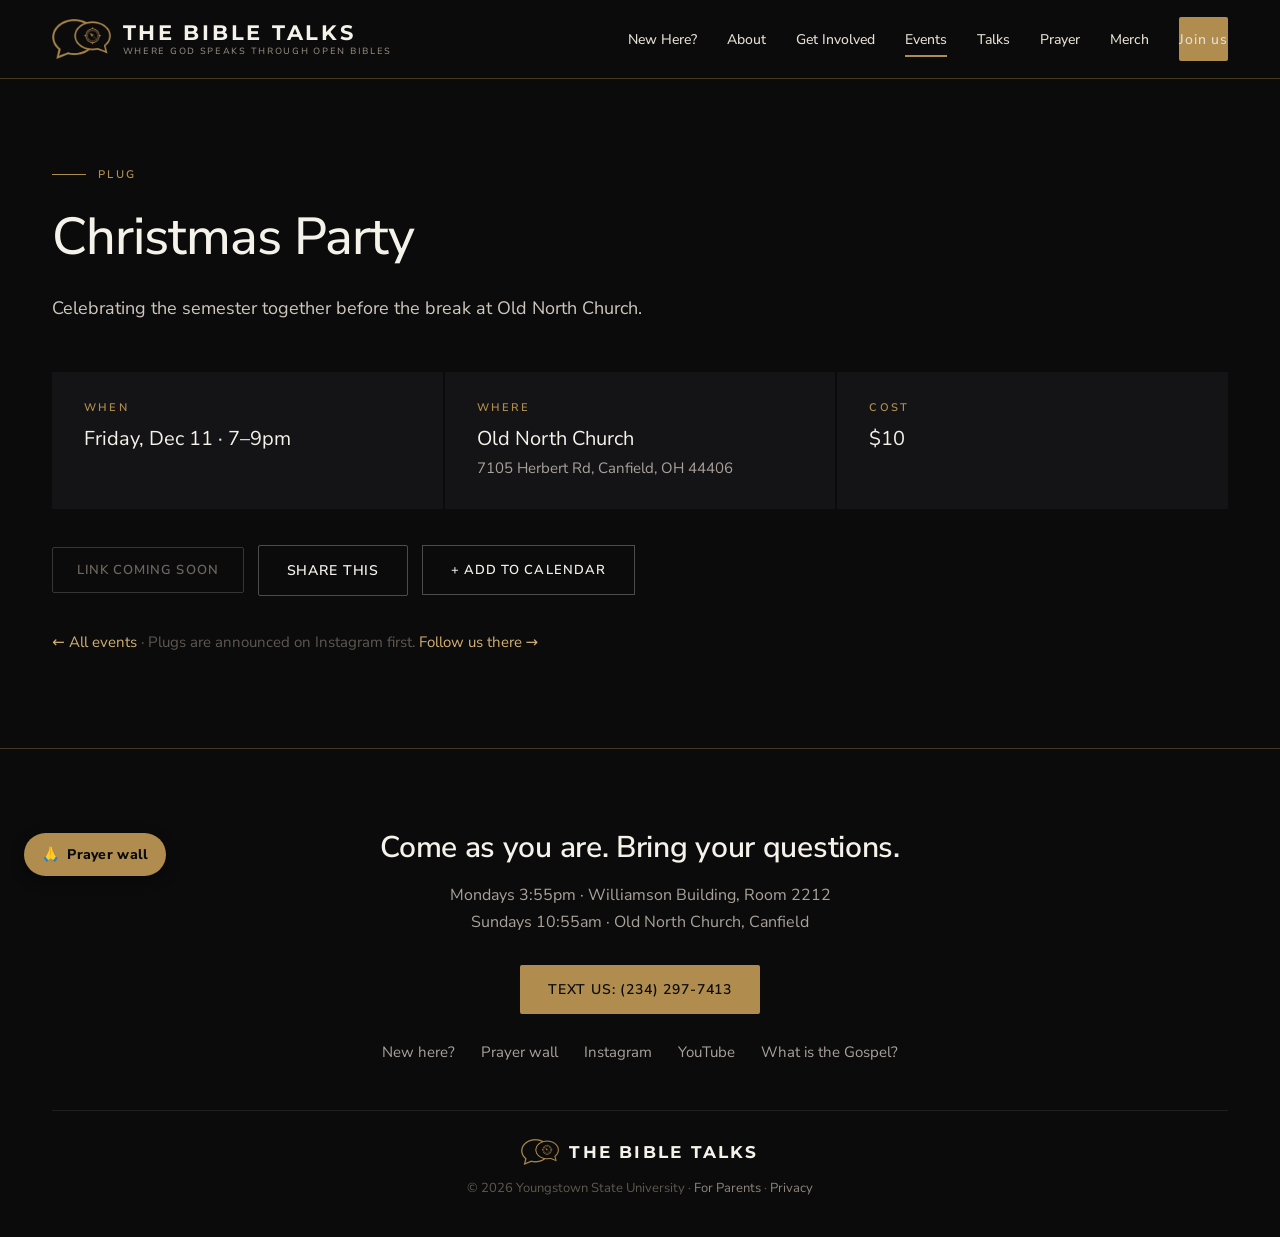
<file: christmas-party/index.html>
<!doctype html>
<html lang="en">
<head>
<meta charset="UTF-8" />
<meta name="viewport" content="width=device-width, initial-scale=1.0" />
<title>Christmas Party — The Bible Talks</title>
<meta name="description" content="Friday, Dec 11 · 7–9pm · Old North Church · $10. Celebrating the semester together before the break." />
<link rel="canonical" href="https://tbtysu.org/christmas-party/" />
<meta property="og:type" content="website" />
<meta property="og:site_name" content="The Bible Talks" />
<meta property="og:title" content="Christmas Party · Dec 11" />
<meta property="og:description" content="Friday, Dec 11 · 7–9pm · Old North Church · $10. Celebrating the semester together before the break." />
<meta property="og:image" content="https://tbtysu.org/images/og-christmas-party.jpg" />
<meta property="og:image:width" content="1200" />
<meta property="og:image:height" content="630" />
<meta property="og:image:alt" content="Christmas Party, Friday, Dec 11 · 7–9pm, Old North Church" />
<meta property="og:url" content="https://tbtysu.org/christmas-party/" />
<meta name="twitter:card" content="summary_large_image" />
<meta name="twitter:title" content="Christmas Party · Dec 11" />
<meta name="twitter:description" content="Friday, Dec 11 · 7–9pm · Old North Church · $10. Celebrating the semester together before the break." />
<meta name="twitter:image" content="https://tbtysu.org/images/og-christmas-party.jpg" />
<link rel="preconnect" href="https://fonts.gstatic.com" crossorigin />
<link href="https://fonts.googleapis.com/css2?family=Montserrat:wght@700;800&family=Nunito+Sans:opsz,wght@6..12,300;6..12,400;6..12,500;6..12,600;6..12,700&display=swap" rel="stylesheet" />
<link rel="icon" type="image/png" href="../images/favicon.png?v=6" />
<link rel="apple-touch-icon" href="../images/apple-touch-icon.png?v=6" />
<link rel="stylesheet" href="../css/styles.css?v=33" />
<script type="application/ld+json">
{
  "@context": "https://schema.org",
  "@type": "Event",
  "name": "Christmas Party",
  "description": "Celebrating the semester together before the break at Old North Church.",
  "startDate": "2026-12-11T19:00:00-05:00",
  "endDate": "2026-12-11T21:00:00-05:00",
  "eventAttendanceMode": "https://schema.org/OfflineEventAttendanceMode",
  "eventStatus": "https://schema.org/EventScheduled",
  "location": {
    "@type": "Place",
    "name": "Old North Church",
    "address": "7105 Herbert Rd, Canfield, OH 44406"
  },
  "image": "https://tbtysu.org/images/og-christmas-party.jpg",
  "organizer": {
    "@type": "Organization",
    "name": "The Bible Talks",
    "url": "https://tbtysu.org"
  }
}
</script>
</head>
<body>
<a class="skip-link" href="#main">Skip to content</a>

<header class="site-header">
  <div class="nav-inner">
    <a href="/" class="wordmark-link" style="flex-direction:row;align-items:center;gap:12px;">
      <img width="300" height="205" src="../images/icon.webp" alt="" style="height:40px;width:auto;flex-shrink:0;" />
      <span style="display:flex;flex-direction:column;gap:2px;">
        <span class="wordmark">THE BIBLE TALKS</span>
        <span class="tagline">Where God speaks through open Bibles</span>
      </span>
    </a>
    <ul class="nav-links">
      <li><a href="/new-here">New Here?</a></li>
      <li><a href="/about">About</a></li>
      <li><a href="/get-involved">Get Involved</a></li>
      <li><a href="/events" aria-current="page">Events</a></li>
      <li><a href="/talks">Talks</a></li>
      <li><a href="/prayer">Prayer</a></li>
      <li><a href="/merch">Merch</a></li>
      <li class="nav-cta-item"><a class="btn btn-gold btn-sm" href="/get-involved">Join us</a></li>
    </ul>
    <button class="nav-toggle" aria-label="Toggle menu" aria-expanded="false">Menu</button>
  </div>
</header>

<main id="main">

  <section class="section section-tight-top" style="padding-bottom:0;">
    <div class="eyebrow-row">
      <span class="eyebrow-rule"></span>
      <span class="eyebrow-text">Plug</span>
    </div>
    <h1 class="page-h1">Christmas Party</h1>
    <p style="font-size:18px;line-height:1.7;color:var(--body-text);margin:28px 0 0;max-width:760px;">Celebrating the semester together before the break at Old North Church.</p>
  </section>

  <section class="section" style="padding-top:48px;">
    <div class="event-facts"><div class="event-fact"><div class="fact-label">When</div><div class="fact-value">Friday, Dec 11 · 7–9pm</div></div><div class="event-fact"><div class="fact-label">Where</div><div class="fact-value">Old North Church<br><span>7105 Herbert Rd, Canfield, OH 44406</span></div></div><div class="event-fact"><div class="fact-label">Cost</div><div class="fact-value">$10</div></div></div>
    <div class="event-actions"><span class="btn btn-inactive btn-lg">Link coming soon</span><button type="button" class="btn btn-ghost btn-lg share-btn" data-title="Christmas Party — The Bible Talks" data-text="Celebrating the semester together before the break." data-url="https://tbtysu.org/christmas-party/">Share this</button><div class="add-cal" data-title="Christmas Party" data-date="2026-12-11" data-time="7–9pm" data-location="Old North Church, 7105 Herbert Rd, Canfield, OH 44406" data-desc="Celebrating the semester together before the break." data-ics="../calendar/christmas-party.ics"></div></div>
    <p class="event-note"><a href="/events">← All events</a> · Plugs are announced on Instagram first. <a href="https://instagram.com/thebibletalksysu" target="_blank" rel="noopener">Follow us there →</a></p>
  </section>

</main>

<footer class="site-footer">
  <div class="footer-invite">
    <div class="footer-invite-title">Come as you are. Bring your questions.</div>
    <p class="footer-invite-times"><span>Mondays 3:55pm &middot; Williamson Building, Room 2212</span><span>Sundays 10:55am &middot; Old North Church, Canfield</span></p>
    <a class="btn btn-gold btn-lg" href="sms:+12342977413?&amp;body=Hi! I'm new and would love to connect.">Text us: (234) 297-7413</a>
    <ul class="footer-invite-links">
      <li><a href="/new-here">New here?</a></li>
      <li><a href="/prayer">Prayer wall</a></li>
      <li><a href="https://instagram.com/thebibletalksysu" target="_blank" rel="noopener">Instagram</a></li>
      <li><a href="https://www.youtube.com/@TheBibleTalksYSU" target="_blank" rel="noopener">YouTube</a></li>
      <li><a href="https://twowaystolive.com" target="_blank" rel="noopener">What is the Gospel?</a></li>
    </ul>
  </div>
  <div class="footer-bottom-wrap">
    <div class="footer-bottom">
      <div class="footer-brand"><img src="/images/icon.webp" width="300" height="205" alt="" loading="lazy" decoding="async" /><span class="footer-wordmark">THE BIBLE TALKS</span></div>
      <div>&copy; <span id="year"></span> Youngstown State University &middot; <a href="/parents">For Parents</a> &middot; <a href="/privacy">Privacy</a></div>
    </div>
  </div>
</footer>

<script src="../js/main.js?v=2"></script>
<script src="../js/add-to-calendar.js"></script>
<script>
document.getElementById("year").textContent = new Date().getFullYear();
document.querySelectorAll(".share-btn").forEach(function (b) {
  b.addEventListener("click", function () {
    var data = { title: b.dataset.title, text: b.dataset.text, url: b.dataset.url };
    if (navigator.share) { navigator.share(data).catch(function () {}); return; }
    var done = function () { b.textContent = "Link copied"; setTimeout(function () { b.textContent = "Share this"; }, 2200); };
    if (navigator.clipboard) navigator.clipboard.writeText(data.url).then(done, function () { window.prompt("Copy this link", data.url); });
    else window.prompt("Copy this link", data.url);
  });
});
</script>
<script data-goatcounter="https://thebibletalksysu.goatcounter.com/count"
        async src="//gc.zgo.at/count.js"></script>
</body>
</html>
</file>
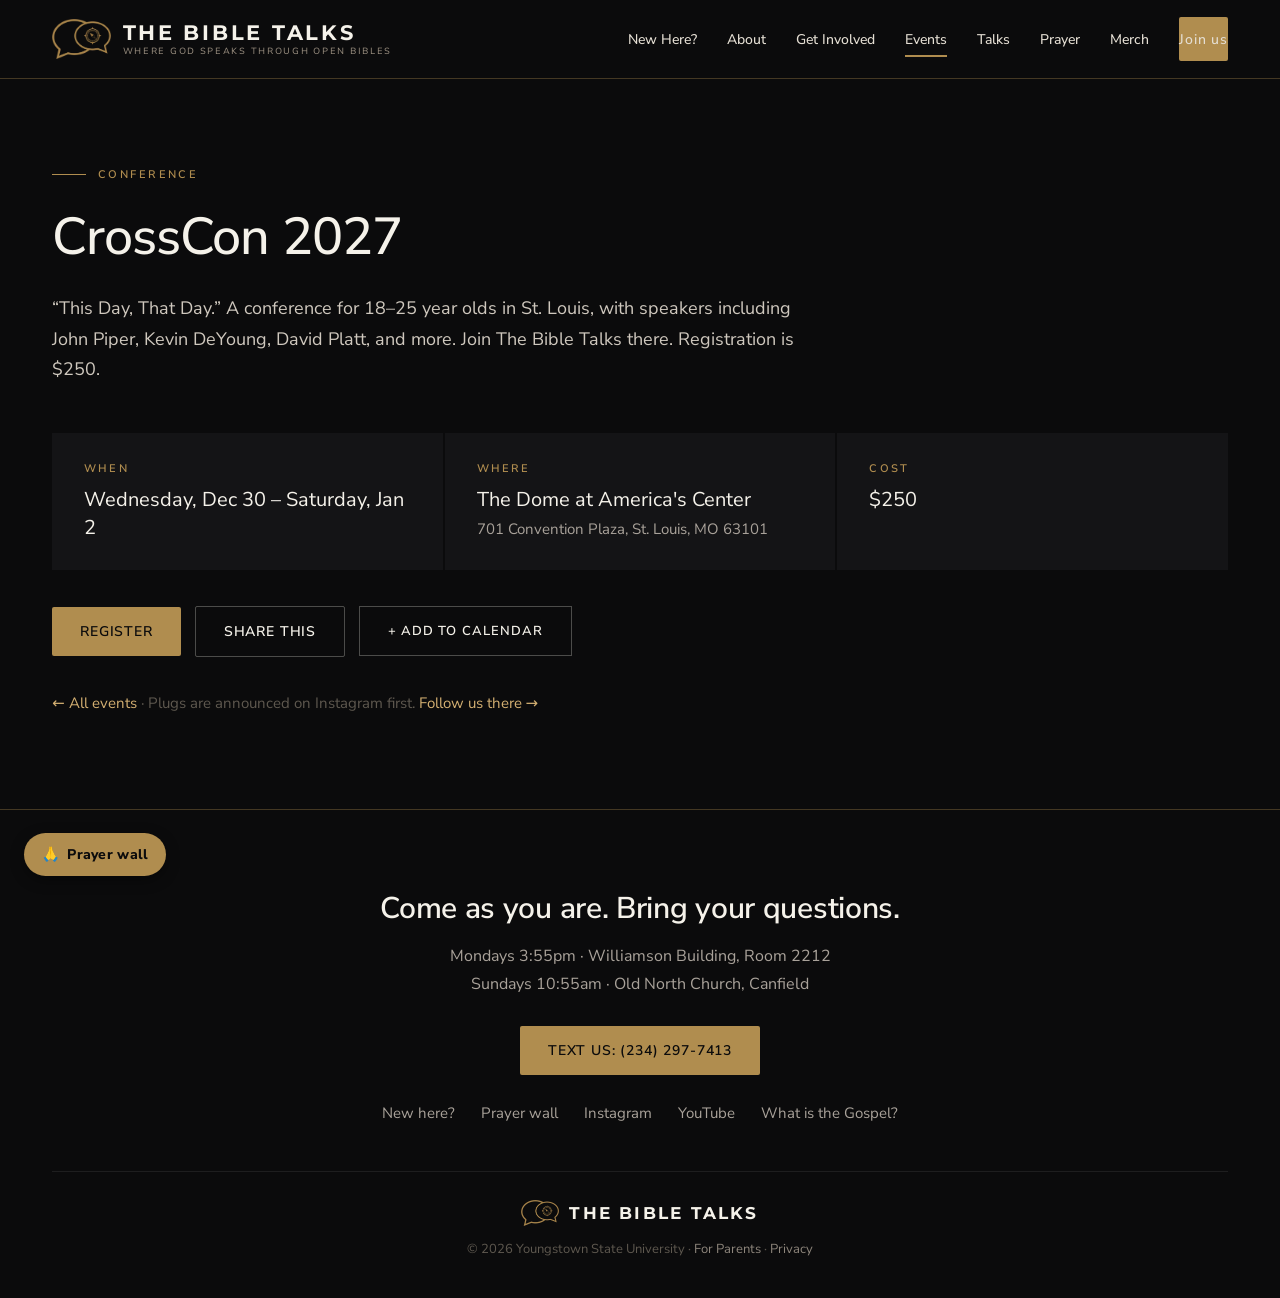
<file: crosscon/index.html>
<!doctype html>
<html lang="en">
<head>
<meta charset="UTF-8" />
<meta name="viewport" content="width=device-width, initial-scale=1.0" />
<title>CrossCon 2027 — The Bible Talks</title>
<meta name="description" content="Wednesday, Dec 30 – Saturday, Jan 2 · The Dome at America&#x27;s Center · $250. “This Day, That Day.” Join The Bible Talks at CrossCon in St. Louis." />
<link rel="canonical" href="https://tbtysu.org/crosscon/" />
<meta property="og:type" content="website" />
<meta property="og:site_name" content="The Bible Talks" />
<meta property="og:title" content="CrossCon 2027 · Dec 30–Jan 2" />
<meta property="og:description" content="Wednesday, Dec 30 – Saturday, Jan 2 · The Dome at America&#x27;s Center · $250. “This Day, That Day.” Join The Bible Talks at CrossCon in St. Louis." />
<meta property="og:image" content="https://tbtysu.org/images/og-crosscon.jpg" />
<meta property="og:image:width" content="1200" />
<meta property="og:image:height" content="630" />
<meta property="og:image:alt" content="CrossCon 2027, Wednesday, Dec 30 – Saturday, Jan 2, The Dome at America&#x27;s Center" />
<meta property="og:url" content="https://tbtysu.org/crosscon/" />
<meta name="twitter:card" content="summary_large_image" />
<meta name="twitter:title" content="CrossCon 2027 · Dec 30–Jan 2" />
<meta name="twitter:description" content="Wednesday, Dec 30 – Saturday, Jan 2 · The Dome at America&#x27;s Center · $250. “This Day, That Day.” Join The Bible Talks at CrossCon in St. Louis." />
<meta name="twitter:image" content="https://tbtysu.org/images/og-crosscon.jpg" />
<link rel="preconnect" href="https://fonts.gstatic.com" crossorigin />
<link href="https://fonts.googleapis.com/css2?family=Montserrat:wght@700;800&family=Nunito+Sans:opsz,wght@6..12,300;6..12,400;6..12,500;6..12,600;6..12,700&display=swap" rel="stylesheet" />
<link rel="icon" type="image/png" href="../images/favicon.png?v=6" />
<link rel="apple-touch-icon" href="../images/apple-touch-icon.png?v=6" />
<link rel="stylesheet" href="../css/styles.css?v=33" />
<script type="application/ld+json">
{
  "@context": "https://schema.org",
  "@type": "Event",
  "name": "CrossCon 2027",
  "description": "“This Day, That Day.” A conference for 18–25 year olds in St. Louis, with speakers including John Piper, Kevin DeYoung, David Platt, and more. Join The Bible Talks there. Registration is $250.",
  "startDate": "2026-12-30",
  "endDate": "2027-01-02",
  "eventAttendanceMode": "https://schema.org/OfflineEventAttendanceMode",
  "eventStatus": "https://schema.org/EventScheduled",
  "location": {
    "@type": "Place",
    "name": "The Dome at America's Center",
    "address": "701 Convention Plaza, St. Louis, MO 63101"
  },
  "image": "https://tbtysu.org/images/og-crosscon.jpg",
  "organizer": {
    "@type": "Organization",
    "name": "The Bible Talks",
    "url": "https://tbtysu.org"
  },
  "offers": {
    "@type": "Offer",
    "price": "250",
    "priceCurrency": "USD",
    "url": "https://old-north-church-17379.churchcenter.com/registrations/signups/3912673",
    "availability": "https://schema.org/InStock"
  }
}
</script>
</head>
<body>
<a class="skip-link" href="#main">Skip to content</a>

<header class="site-header">
  <div class="nav-inner">
    <a href="/" class="wordmark-link" style="flex-direction:row;align-items:center;gap:12px;">
      <img width="300" height="205" src="../images/icon.webp" alt="" style="height:40px;width:auto;flex-shrink:0;" />
      <span style="display:flex;flex-direction:column;gap:2px;">
        <span class="wordmark">THE BIBLE TALKS</span>
        <span class="tagline">Where God speaks through open Bibles</span>
      </span>
    </a>
    <ul class="nav-links">
      <li><a href="/new-here">New Here?</a></li>
      <li><a href="/about">About</a></li>
      <li><a href="/get-involved">Get Involved</a></li>
      <li><a href="/events" aria-current="page">Events</a></li>
      <li><a href="/talks">Talks</a></li>
      <li><a href="/prayer">Prayer</a></li>
      <li><a href="/merch">Merch</a></li>
      <li class="nav-cta-item"><a class="btn btn-gold btn-sm" href="/get-involved">Join us</a></li>
    </ul>
    <button class="nav-toggle" aria-label="Toggle menu" aria-expanded="false">Menu</button>
  </div>
</header>

<main id="main">

  <section class="section section-tight-top" style="padding-bottom:0;">
    <div class="eyebrow-row">
      <span class="eyebrow-rule"></span>
      <span class="eyebrow-text">Conference</span>
    </div>
    <h1 class="page-h1">CrossCon 2027</h1>
    <p style="font-size:18px;line-height:1.7;color:var(--body-text);margin:28px 0 0;max-width:760px;">“This Day, That Day.” A conference for 18–25 year olds in St. Louis, with speakers including John Piper, Kevin DeYoung, David Platt, and more. Join The Bible Talks there. Registration is $250.</p>
  </section>

  <section class="section" style="padding-top:48px;">
    <div class="event-facts"><div class="event-fact"><div class="fact-label">When</div><div class="fact-value">Wednesday, Dec 30 – Saturday, Jan 2</div></div><div class="event-fact"><div class="fact-label">Where</div><div class="fact-value">The Dome at America's Center<br><span>701 Convention Plaza, St. Louis, MO 63101</span></div></div><div class="event-fact"><div class="fact-label">Cost</div><div class="fact-value">$250</div></div></div>
    <div class="event-actions"><a class="btn btn-gold btn-lg" href="https://old-north-church-17379.churchcenter.com/registrations/signups/3912673" target="_blank" rel="noopener">Register</a><button type="button" class="btn btn-ghost btn-lg share-btn" data-title="CrossCon 2027 — The Bible Talks" data-text="“This Day, That Day.” Join The Bible Talks at CrossCon in St. Louis." data-url="https://tbtysu.org/crosscon/">Share this</button><div class="add-cal" data-title="CrossCon 2027" data-date="2026-12-30" data-end-date="2027-01-02" data-time="All day" data-location="The Dome at America&#x27;s Center, 701 Convention Plaza, St. Louis, MO 63101" data-desc="“This Day, That Day.” Join The Bible Talks at CrossCon in St. Louis." data-ics="../calendar/crosscon.ics"></div></div>
    <p class="event-note"><a href="/events">← All events</a> · Plugs are announced on Instagram first. <a href="https://instagram.com/thebibletalksysu" target="_blank" rel="noopener">Follow us there →</a></p>
  </section>

</main>

<footer class="site-footer">
  <div class="footer-invite">
    <div class="footer-invite-title">Come as you are. Bring your questions.</div>
    <p class="footer-invite-times"><span>Mondays 3:55pm &middot; Williamson Building, Room 2212</span><span>Sundays 10:55am &middot; Old North Church, Canfield</span></p>
    <a class="btn btn-gold btn-lg" href="sms:+12342977413?&amp;body=Hi! I'm new and would love to connect.">Text us: (234) 297-7413</a>
    <ul class="footer-invite-links">
      <li><a href="/new-here">New here?</a></li>
      <li><a href="/prayer">Prayer wall</a></li>
      <li><a href="https://instagram.com/thebibletalksysu" target="_blank" rel="noopener">Instagram</a></li>
      <li><a href="https://www.youtube.com/@TheBibleTalksYSU" target="_blank" rel="noopener">YouTube</a></li>
      <li><a href="https://twowaystolive.com" target="_blank" rel="noopener">What is the Gospel?</a></li>
    </ul>
  </div>
  <div class="footer-bottom-wrap">
    <div class="footer-bottom">
      <div class="footer-brand"><img src="/images/icon.webp" width="300" height="205" alt="" loading="lazy" decoding="async" /><span class="footer-wordmark">THE BIBLE TALKS</span></div>
      <div>&copy; <span id="year"></span> Youngstown State University &middot; <a href="/parents">For Parents</a> &middot; <a href="/privacy">Privacy</a></div>
    </div>
  </div>
</footer>

<script src="../js/main.js?v=2"></script>
<script src="../js/add-to-calendar.js"></script>
<script>
document.getElementById("year").textContent = new Date().getFullYear();
document.querySelectorAll(".share-btn").forEach(function (b) {
  b.addEventListener("click", function () {
    var data = { title: b.dataset.title, text: b.dataset.text, url: b.dataset.url };
    if (navigator.share) { navigator.share(data).catch(function () {}); return; }
    var done = function () { b.textContent = "Link copied"; setTimeout(function () { b.textContent = "Share this"; }, 2200); };
    if (navigator.clipboard) navigator.clipboard.writeText(data.url).then(done, function () { window.prompt("Copy this link", data.url); });
    else window.prompt("Copy this link", data.url);
  });
});
</script>
<script data-goatcounter="https://thebibletalksysu.goatcounter.com/count"
        async src="//gc.zgo.at/count.js"></script>
</body>
</html>
</file>
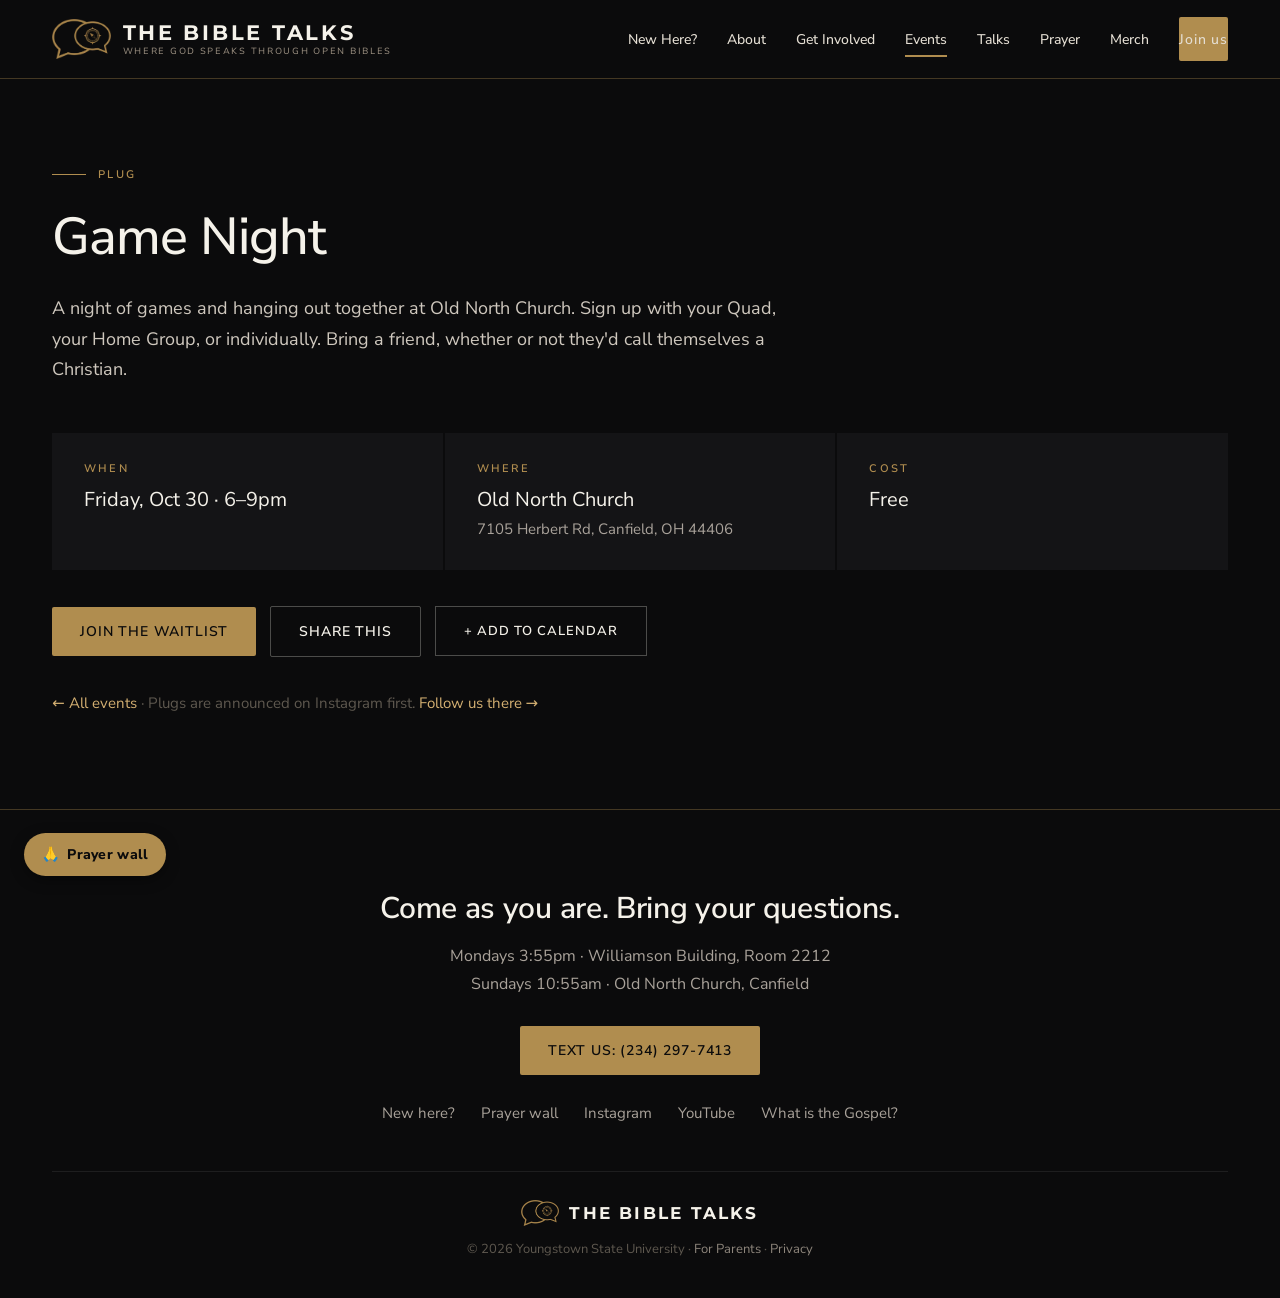
<file: game-night/index.html>
<!doctype html>
<html lang="en">
<head>
<meta charset="UTF-8" />
<meta name="viewport" content="width=device-width, initial-scale=1.0" />
<title>Game Night — The Bible Talks</title>
<meta name="description" content="Friday, Oct 30 · 6–9pm · Old North Church · Free. A night of games and hanging out together. Bring a friend." />
<link rel="canonical" href="https://tbtysu.org/game-night/" />
<meta property="og:type" content="website" />
<meta property="og:site_name" content="The Bible Talks" />
<meta property="og:title" content="Game Night · Oct 30" />
<meta property="og:description" content="Friday, Oct 30 · 6–9pm · Old North Church · Free. A night of games and hanging out together. Bring a friend." />
<meta property="og:image" content="https://tbtysu.org/images/og-game-night.jpg" />
<meta property="og:image:width" content="1200" />
<meta property="og:image:height" content="630" />
<meta property="og:image:alt" content="Game Night, Friday, Oct 30 · 6–9pm, Old North Church" />
<meta property="og:url" content="https://tbtysu.org/game-night/" />
<meta name="twitter:card" content="summary_large_image" />
<meta name="twitter:title" content="Game Night · Oct 30" />
<meta name="twitter:description" content="Friday, Oct 30 · 6–9pm · Old North Church · Free. A night of games and hanging out together. Bring a friend." />
<meta name="twitter:image" content="https://tbtysu.org/images/og-game-night.jpg" />
<link rel="preconnect" href="https://fonts.gstatic.com" crossorigin />
<link href="https://fonts.googleapis.com/css2?family=Montserrat:wght@700;800&family=Nunito+Sans:opsz,wght@6..12,300;6..12,400;6..12,500;6..12,600;6..12,700&display=swap" rel="stylesheet" />
<link rel="icon" type="image/png" href="../images/favicon.png?v=6" />
<link rel="apple-touch-icon" href="../images/apple-touch-icon.png?v=6" />
<link rel="stylesheet" href="../css/styles.css?v=33" />
<script type="application/ld+json">
{
  "@context": "https://schema.org",
  "@type": "Event",
  "name": "Game Night",
  "description": "A night of games and hanging out together at Old North Church. Sign up with your Quad, your Home Group, or individually. Bring a friend, whether or not they'd call themselves a Christian.",
  "startDate": "2026-10-30T18:00:00-04:00",
  "endDate": "2026-10-30T21:00:00-04:00",
  "eventAttendanceMode": "https://schema.org/OfflineEventAttendanceMode",
  "eventStatus": "https://schema.org/EventScheduled",
  "location": {
    "@type": "Place",
    "name": "Old North Church",
    "address": "7105 Herbert Rd, Canfield, OH 44406"
  },
  "image": "https://tbtysu.org/images/og-game-night.jpg",
  "organizer": {
    "@type": "Organization",
    "name": "The Bible Talks",
    "url": "https://tbtysu.org"
  },
  "isAccessibleForFree": true
}
</script>
</head>
<body>
<a class="skip-link" href="#main">Skip to content</a>

<header class="site-header">
  <div class="nav-inner">
    <a href="/" class="wordmark-link" style="flex-direction:row;align-items:center;gap:12px;">
      <img width="300" height="205" src="../images/icon.webp" alt="" style="height:40px;width:auto;flex-shrink:0;" />
      <span style="display:flex;flex-direction:column;gap:2px;">
        <span class="wordmark">THE BIBLE TALKS</span>
        <span class="tagline">Where God speaks through open Bibles</span>
      </span>
    </a>
    <ul class="nav-links">
      <li><a href="/new-here">New Here?</a></li>
      <li><a href="/about">About</a></li>
      <li><a href="/get-involved">Get Involved</a></li>
      <li><a href="/events" aria-current="page">Events</a></li>
      <li><a href="/talks">Talks</a></li>
      <li><a href="/prayer">Prayer</a></li>
      <li><a href="/merch">Merch</a></li>
      <li class="nav-cta-item"><a class="btn btn-gold btn-sm" href="/get-involved">Join us</a></li>
    </ul>
    <button class="nav-toggle" aria-label="Toggle menu" aria-expanded="false">Menu</button>
  </div>
</header>

<main id="main">

  <section class="section section-tight-top" style="padding-bottom:0;">
    <div class="eyebrow-row">
      <span class="eyebrow-rule"></span>
      <span class="eyebrow-text">Plug</span>
    </div>
    <h1 class="page-h1">Game Night</h1>
    <p style="font-size:18px;line-height:1.7;color:var(--body-text);margin:28px 0 0;max-width:760px;">A night of games and hanging out together at Old North Church. Sign up with your Quad, your Home Group, or individually. Bring a friend, whether or not they&#x27;d call themselves a Christian.</p>
  </section>

  <section class="section" style="padding-top:48px;">
    <div class="event-facts"><div class="event-fact"><div class="fact-label">When</div><div class="fact-value">Friday, Oct 30 · 6–9pm</div></div><div class="event-fact"><div class="fact-label">Where</div><div class="fact-value">Old North Church<br><span>7105 Herbert Rd, Canfield, OH 44406</span></div></div><div class="event-fact"><div class="fact-label">Cost</div><div class="fact-value">Free</div></div></div>
    <div class="event-actions"><a class="btn btn-gold btn-lg" href="https://old-north.cls.co/QwVp" target="_blank" rel="noopener">Join the waitlist</a><button type="button" class="btn btn-ghost btn-lg share-btn" data-title="Game Night — The Bible Talks" data-text="A night of games and hanging out together. Bring a friend." data-url="https://tbtysu.org/game-night/">Share this</button><div class="add-cal" data-title="Game Night" data-date="2026-10-30" data-time="6–9pm" data-location="Old North Church, 7105 Herbert Rd, Canfield, OH 44406" data-desc="A night of games and hanging out together. Bring a friend." data-ics="../calendar/game-night.ics"></div></div>
    <p class="event-note"><a href="/events">← All events</a> · Plugs are announced on Instagram first. <a href="https://instagram.com/thebibletalksysu" target="_blank" rel="noopener">Follow us there →</a></p>
  </section>

</main>

<footer class="site-footer">
  <div class="footer-invite">
    <div class="footer-invite-title">Come as you are. Bring your questions.</div>
    <p class="footer-invite-times"><span>Mondays 3:55pm &middot; Williamson Building, Room 2212</span><span>Sundays 10:55am &middot; Old North Church, Canfield</span></p>
    <a class="btn btn-gold btn-lg" href="sms:+12342977413?&amp;body=Hi! I'm new and would love to connect.">Text us: (234) 297-7413</a>
    <ul class="footer-invite-links">
      <li><a href="/new-here">New here?</a></li>
      <li><a href="/prayer">Prayer wall</a></li>
      <li><a href="https://instagram.com/thebibletalksysu" target="_blank" rel="noopener">Instagram</a></li>
      <li><a href="https://www.youtube.com/@TheBibleTalksYSU" target="_blank" rel="noopener">YouTube</a></li>
      <li><a href="https://twowaystolive.com" target="_blank" rel="noopener">What is the Gospel?</a></li>
    </ul>
  </div>
  <div class="footer-bottom-wrap">
    <div class="footer-bottom">
      <div class="footer-brand"><img src="/images/icon.webp" width="300" height="205" alt="" loading="lazy" decoding="async" /><span class="footer-wordmark">THE BIBLE TALKS</span></div>
      <div>&copy; <span id="year"></span> Youngstown State University &middot; <a href="/parents">For Parents</a> &middot; <a href="/privacy">Privacy</a></div>
    </div>
  </div>
</footer>

<script src="../js/main.js?v=2"></script>
<script src="../js/add-to-calendar.js"></script>
<script>
document.getElementById("year").textContent = new Date().getFullYear();
document.querySelectorAll(".share-btn").forEach(function (b) {
  b.addEventListener("click", function () {
    var data = { title: b.dataset.title, text: b.dataset.text, url: b.dataset.url };
    if (navigator.share) { navigator.share(data).catch(function () {}); return; }
    var done = function () { b.textContent = "Link copied"; setTimeout(function () { b.textContent = "Share this"; }, 2200); };
    if (navigator.clipboard) navigator.clipboard.writeText(data.url).then(done, function () { window.prompt("Copy this link", data.url); });
    else window.prompt("Copy this link", data.url);
  });
});
</script>
<script data-goatcounter="https://thebibletalksysu.goatcounter.com/count"
        async src="//gc.zgo.at/count.js"></script>
</body>
</html>
</file>
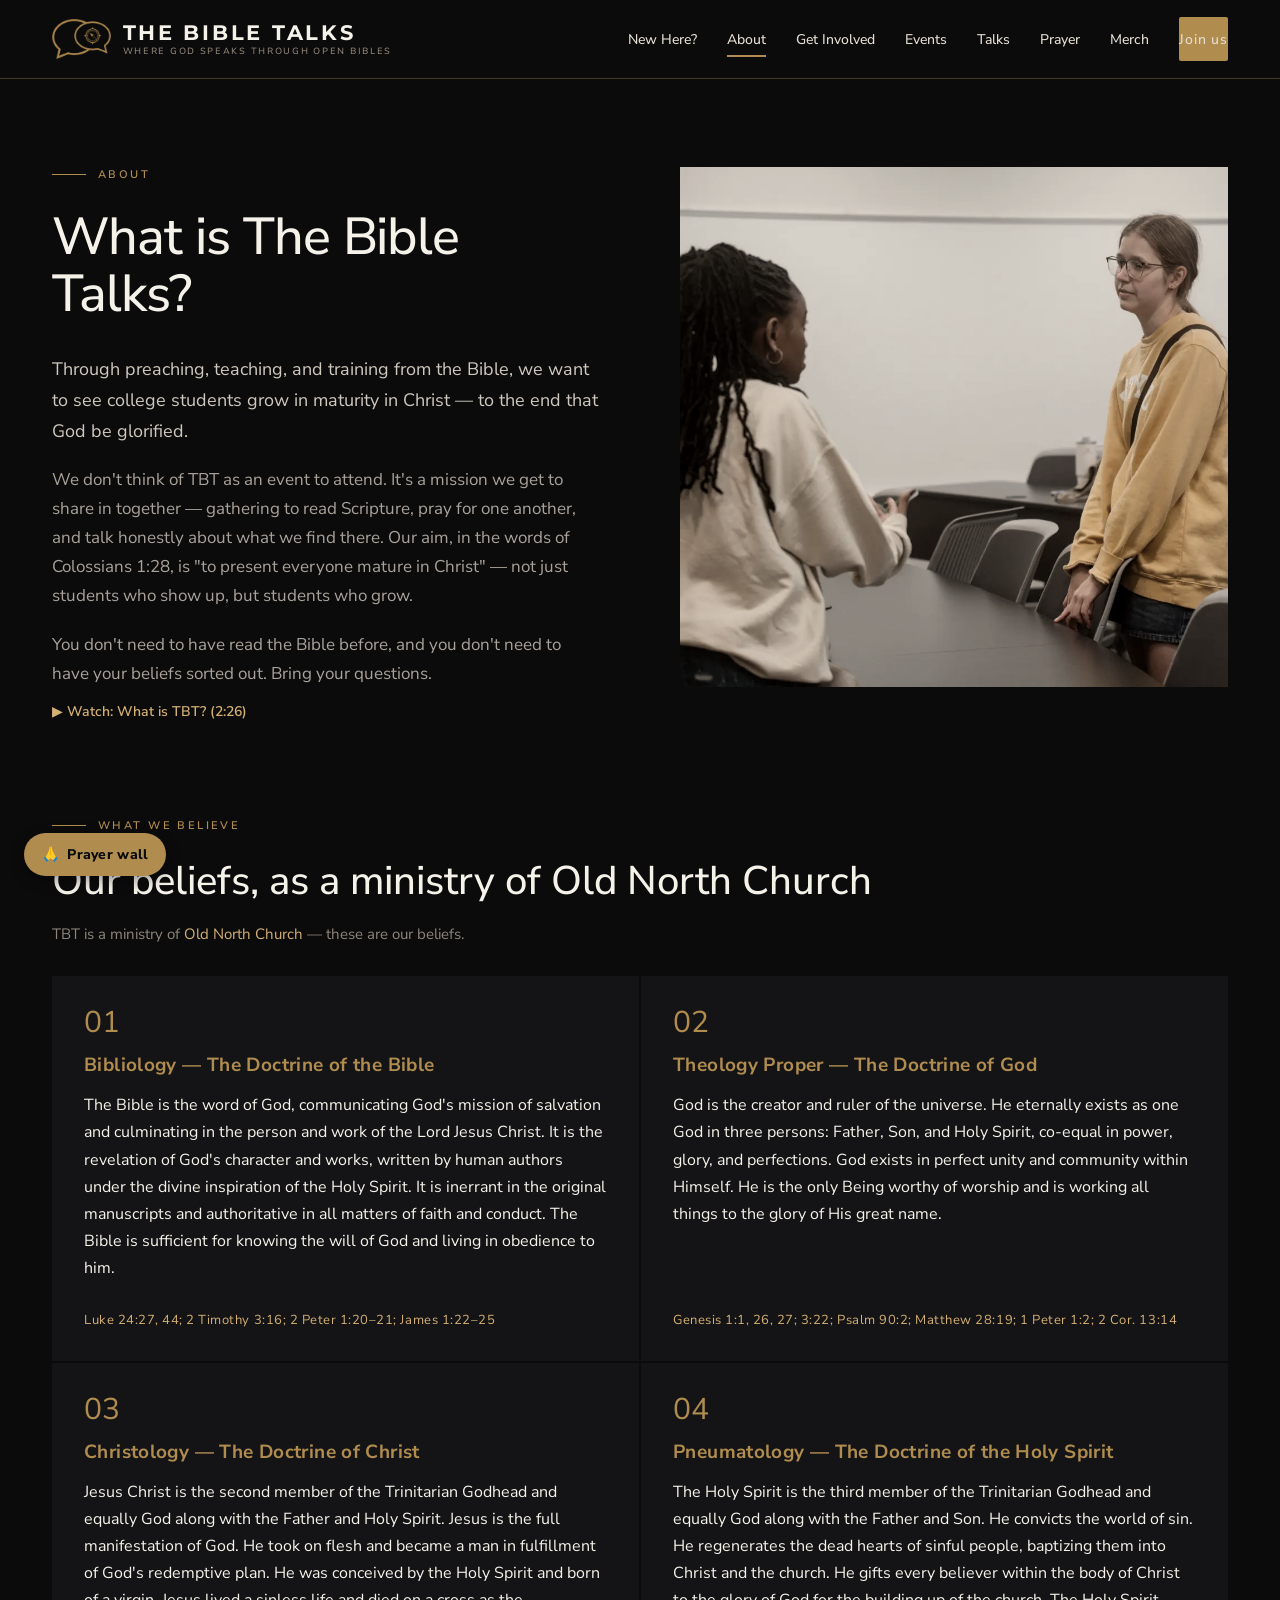
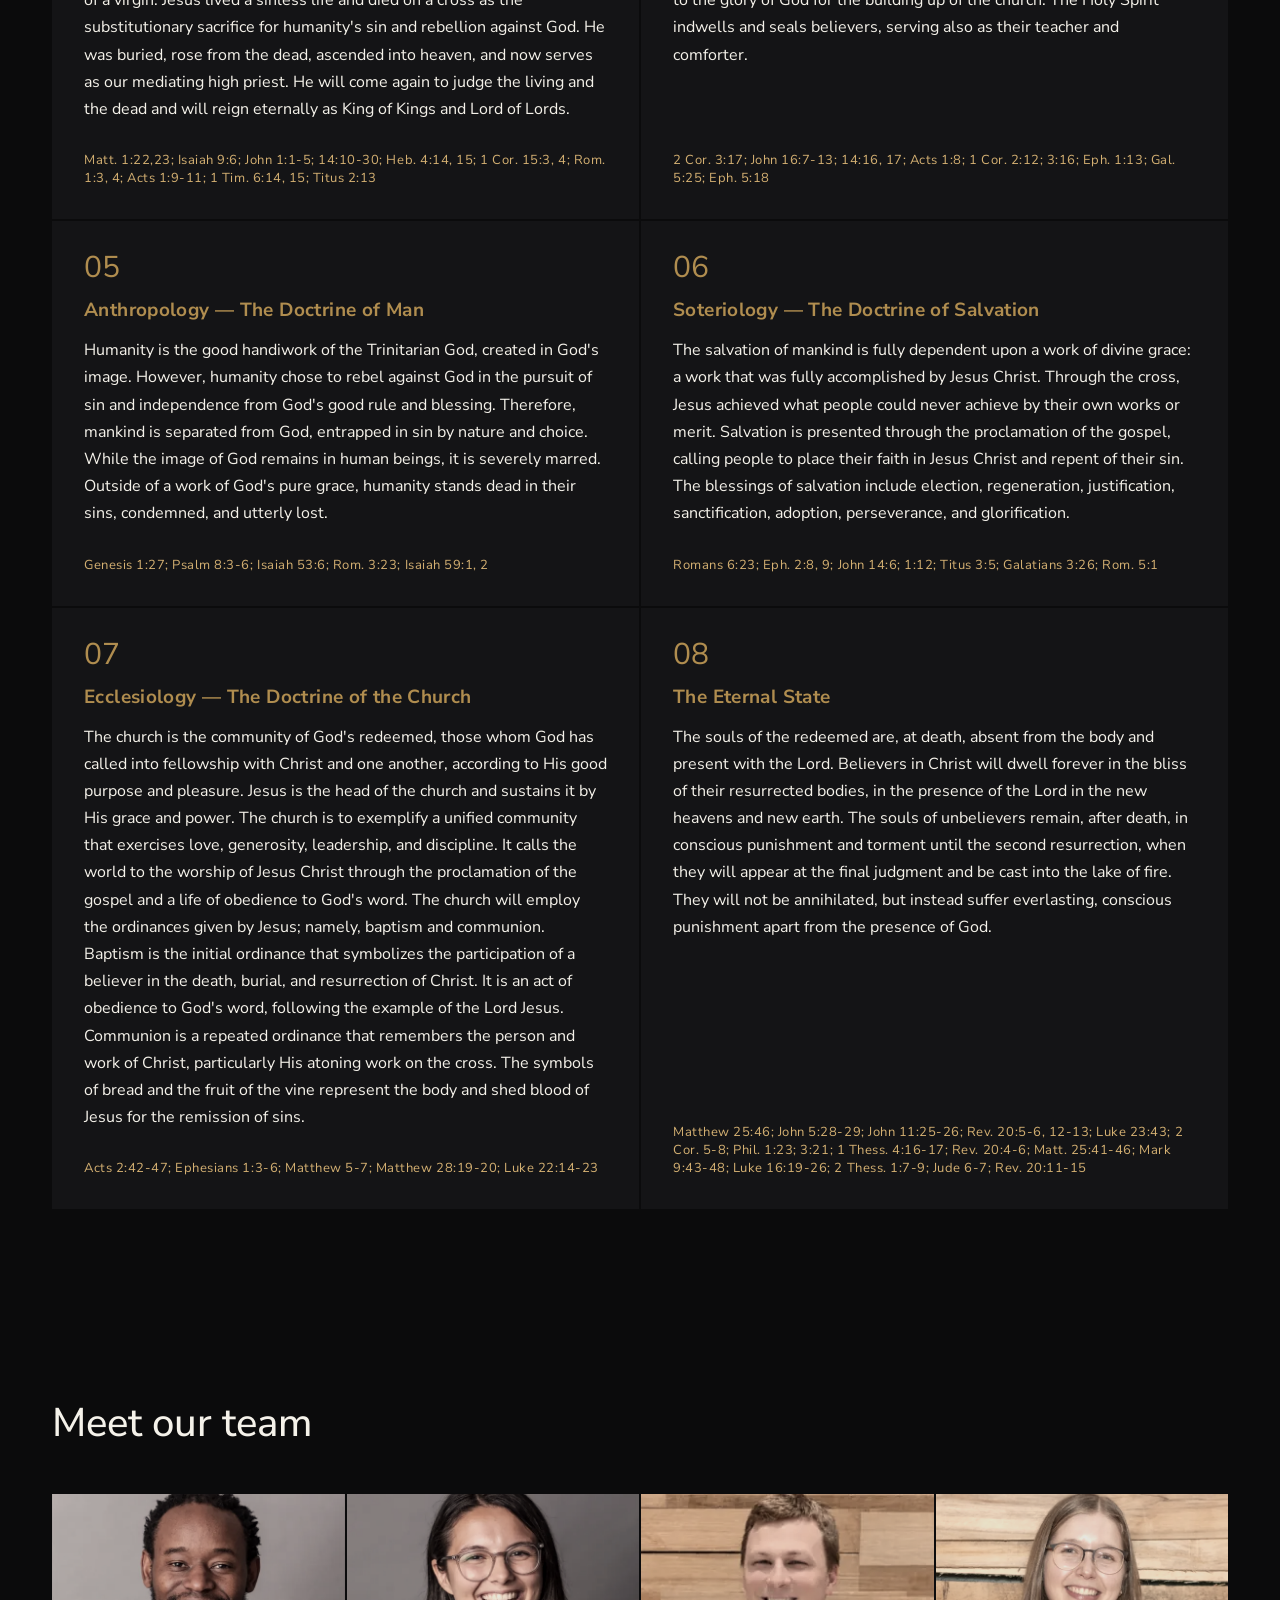
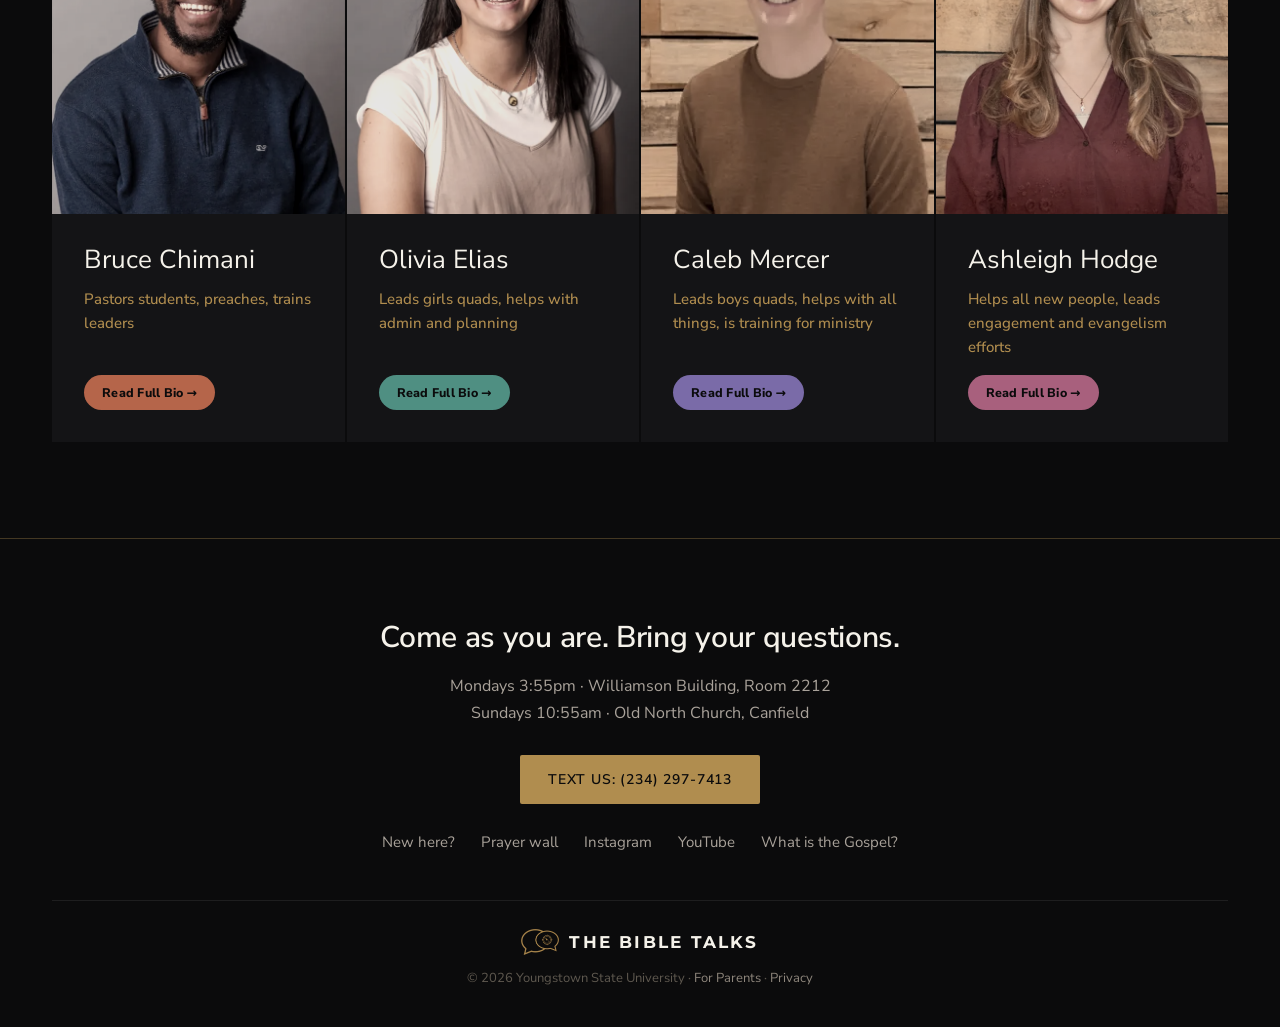
<file: about.html>
<!doctype html>
<html lang="en">
<head>
<meta charset="UTF-8" />
<meta name="viewport" content="width=device-width, initial-scale=1.0" />
<title>About — The Bible Talks</title>
<meta name="description" content="Learn what The Bible Talks is, what we believe, and meet the team leading this campus ministry at Youngstown State University." />
<meta property="og:type" content="website" />
<meta property="og:title" content="About — The Bible Talks" />
<meta property="og:description" content="Learn what The Bible Talks is, what we believe, and meet the team leading this campus ministry at Youngstown State University." />
<meta property="og:image" content="https://tbtysu.org/images/og-image.png" />
<meta property="og:url" content="https://tbtysu.org/about" />
<meta name="twitter:card" content="summary_large_image" />
<meta name="twitter:title" content="About — The Bible Talks" />
<meta name="twitter:description" content="Learn what The Bible Talks is, what we believe, and meet the team leading this campus ministry at Youngstown State University." />
<meta name="twitter:image" content="https://tbtysu.org/images/og-image.png" />
<link rel="preconnect" href="https://fonts.gstatic.com" crossorigin />
<link href="https://fonts.googleapis.com/css2?family=Montserrat:wght@700;800&family=Nunito+Sans:opsz,wght@6..12,300;6..12,400;6..12,500;6..12,600;6..12,700&display=swap" rel="stylesheet" />
<link rel="canonical" href="https://tbtysu.org/about" />
<link rel="icon" type="image/png" href="images/favicon.png?v=6" />
<link rel="apple-touch-icon" href="images/apple-touch-icon.png?v=6" />
<link rel="stylesheet" href="css/styles.css?v=33" />
</head>
<body>
<a class="skip-link" href="#main">Skip to content</a>

<header class="site-header">
  <div class="nav-inner">
    <a href="/" class="wordmark-link" style="flex-direction:row;align-items:center;gap:12px;">
      <img width="300" height="205" src="images/icon.webp" alt="" style="height:40px;width:auto;flex-shrink:0;" />
      <span style="display:flex;flex-direction:column;gap:2px;">
        <span class="wordmark">THE BIBLE TALKS</span>
        <span class="tagline">Where God speaks through open Bibles</span>
      </span>
    </a>
    <ul class="nav-links">
      <li><a href="/new-here">New Here?</a></li>
      <li><a href="/about" aria-current="page">About</a></li>
      <li><a href="/get-involved">Get Involved</a></li>
      <li><a href="/events">Events</a></li>
      <li><a href="/talks">Talks</a></li>
      <li><a href="/prayer">Prayer</a></li>
      <li><a href="/merch">Merch</a></li>
      <li class="nav-cta-item"><a class="btn btn-gold btn-sm" href="/get-involved">Join us</a></li>
    </ul>
    <button class="nav-toggle" aria-label="Toggle menu" aria-expanded="false">Menu</button>
  </div>
</header>

<main id="main">

  <section class="section section-tight-top" style="padding-bottom:0;">
    <div class="about-grid">
      <div class="about-copy">
        <div class="eyebrow-row">
          <span class="eyebrow-rule"></span>
          <span class="eyebrow-text">About</span>
        </div>
        <h1>What is The Bible Talks?</h1>
        <p class="lead">Through preaching, teaching, and training from the Bible, we want to see college students grow in maturity in Christ — to the end that God be glorified.</p>
        <p class="body">We don't think of TBT as an event to attend. It's a mission we get to share in together — gathering to read Scripture, pray for one another, and talk honestly about what we find there. Our aim, in the words of Colossians 1:28, is "to present everyone mature in Christ" — not just students who show up, but students who grow.</p>
        <p class="body">You don't need to have read the Bible before, and you don't need to have your beliefs sorted out. Bring your questions.</p>
        <a class="watch-link" href="https://www.youtube.com/watch?v=8_XSW511FYM" target="_blank" rel="noopener">▶ Watch: What is TBT? (2:26)</a>
      </div>
      <div class="about-media">
        <img width="1400" height="933" src="images/about.webp" alt="Students laughing together at a Bible Talk" style="width:100%;height:100%;object-fit:cover;" />
      </div>
    </div>
  </section>

  <section class="section">
    <div class="eyebrow-row">
      <span class="eyebrow-rule"></span>
      <span class="eyebrow-text">What We Believe</span>
    </div>
    <h2 class="section-title" style="margin-bottom:20px;">Our beliefs, as a ministry of Old North Church</h2>
    <p class="belief-source">TBT is a ministry of <a href="https://oldnorthchurch.org/" target="_blank" rel="noopener">Old North Church</a> — these are our beliefs.</p>

    <div class="belief-rows">
      <div class="belief-row">
        <span class="belief-num">01</span>
        <h3>Bibliology — The Doctrine of the Bible</h3>
        <p>The Bible is the word of God, communicating God's mission of salvation and culminating in the person and work of the Lord Jesus Christ. It is the revelation of God's character and works, written by human authors under the divine inspiration of the Holy Spirit. It is inerrant in the original manuscripts and authoritative in all matters of faith and conduct. The Bible is sufficient for knowing the will of God and living in obedience to him.</p>
        <span class="belief-refs">Luke 24:27, 44; 2 Timothy 3:16; 2 Peter 1:20–21; James 1:22–25</span>
      </div>
      <div class="belief-row">
        <span class="belief-num">02</span>
        <h3>Theology Proper — The Doctrine of God</h3>
        <p>God is the creator and ruler of the universe. He eternally exists as one God in three persons: Father, Son, and Holy Spirit, co-equal in power, glory, and perfections. God exists in perfect unity and community within Himself. He is the only Being worthy of worship and is working all things to the glory of His great name.</p>
        <span class="belief-refs">Genesis 1:1, 26, 27; 3:22; Psalm 90:2; Matthew 28:19; 1 Peter 1:2; 2 Cor. 13:14</span>
      </div>
      <div class="belief-row">
        <span class="belief-num">03</span>
        <h3>Christology — The Doctrine of Christ</h3>
        <p>Jesus Christ is the second member of the Trinitarian Godhead and equally God along with the Father and Holy Spirit. Jesus is the full manifestation of God. He took on flesh and became a man in fulfillment of God's redemptive plan. He was conceived by the Holy Spirit and born of a virgin. Jesus lived a sinless life and died on a cross as the substitutionary sacrifice for humanity's sin and rebellion against God. He was buried, rose from the dead, ascended into heaven, and now serves as our mediating high priest. He will come again to judge the living and the dead and will reign eternally as King of Kings and Lord of Lords.</p>
        <span class="belief-refs">Matt. 1:22,23; Isaiah 9:6; John 1:1-5; 14:10-30; Heb. 4:14, 15; 1 Cor. 15:3, 4; Rom. 1:3, 4; Acts 1:9-11; 1 Tim. 6:14, 15; Titus 2:13</span>
      </div>
      <div class="belief-row">
        <span class="belief-num">04</span>
        <h3>Pneumatology — The Doctrine of the Holy Spirit</h3>
        <p>The Holy Spirit is the third member of the Trinitarian Godhead and equally God along with the Father and Son. He convicts the world of sin. He regenerates the dead hearts of sinful people, baptizing them into Christ and the church. He gifts every believer within the body of Christ to the glory of God for the building up of the church. The Holy Spirit indwells and seals believers, serving also as their teacher and comforter.</p>
        <span class="belief-refs">2 Cor. 3:17; John 16:7-13; 14:16, 17; Acts 1:8; 1 Cor. 2:12; 3:16; Eph. 1:13; Gal. 5:25; Eph. 5:18</span>
      </div>
      <div class="belief-row">
        <span class="belief-num">05</span>
        <h3>Anthropology — The Doctrine of Man</h3>
        <p>Humanity is the good handiwork of the Trinitarian God, created in God's image. However, humanity chose to rebel against God in the pursuit of sin and independence from God's good rule and blessing. Therefore, mankind is separated from God, entrapped in sin by nature and choice. While the image of God remains in human beings, it is severely marred. Outside of a work of God's pure grace, humanity stands dead in their sins, condemned, and utterly lost.</p>
        <span class="belief-refs">Genesis 1:27; Psalm 8:3-6; Isaiah 53:6; Rom. 3:23; Isaiah 59:1, 2</span>
      </div>
      <div class="belief-row">
        <span class="belief-num">06</span>
        <h3>Soteriology — The Doctrine of Salvation</h3>
        <p>The salvation of mankind is fully dependent upon a work of divine grace: a work that was fully accomplished by Jesus Christ. Through the cross, Jesus achieved what people could never achieve by their own works or merit. Salvation is presented through the proclamation of the gospel, calling people to place their faith in Jesus Christ and repent of their sin. The blessings of salvation include election, regeneration, justification, sanctification, adoption, perseverance, and glorification.</p>
        <span class="belief-refs">Romans 6:23; Eph. 2:8, 9; John 14:6; 1:12; Titus 3:5; Galatians 3:26; Rom. 5:1</span>
      </div>
      <div class="belief-row">
        <span class="belief-num">07</span>
        <h3>Ecclesiology — The Doctrine of the Church</h3>
        <p>The church is the community of God's redeemed, those whom God has called into fellowship with Christ and one another, according to His good purpose and pleasure. Jesus is the head of the church and sustains it by His grace and power. The church is to exemplify a unified community that exercises love, generosity, leadership, and discipline. It calls the world to the worship of Jesus Christ through the proclamation of the gospel and a life of obedience to God's word. The church will employ the ordinances given by Jesus; namely, baptism and communion. Baptism is the initial ordinance that symbolizes the participation of a believer in the death, burial, and resurrection of Christ. It is an act of obedience to God's word, following the example of the Lord Jesus. Communion is a repeated ordinance that remembers the person and work of Christ, particularly His atoning work on the cross. The symbols of bread and the fruit of the vine represent the body and shed blood of Jesus for the remission of sins.</p>
        <span class="belief-refs">Acts 2:42-47; Ephesians 1:3-6; Matthew 5-7; Matthew 28:19-20; Luke 22:14-23</span>
      </div>
      <div class="belief-row">
        <span class="belief-num">08</span>
        <h3>The Eternal State</h3>
        <p>The souls of the redeemed are, at death, absent from the body and present with the Lord. Believers in Christ will dwell forever in the bliss of their resurrected bodies, in the presence of the Lord in the new heavens and new earth. The souls of unbelievers remain, after death, in conscious punishment and torment until the second resurrection, when they will appear at the final judgment and be cast into the lake of fire. They will not be annihilated, but instead suffer everlasting, conscious punishment apart from the presence of God.</p>
        <span class="belief-refs">Matthew 25:46; John 5:28-29; John 11:25-26; Rev. 20:5-6, 12-13; Luke 23:43; 2 Cor. 5-8; Phil. 1:23; 3:21; 1 Thess. 4:16-17; Rev. 20:4-6; Matt. 25:41-46; Mark 9:43-48; Luke 16:19-26; 2 Thess. 1:7-9; Jude 6-7; Rev. 20:11-15</span>
      </div>
    </div>
  </section>

  <section class="section">
    <h2 class="section-title" style="margin-bottom:48px;">Meet our team</h2>
    <div class="team-grid">
      <div class="team-card">
        <div class="team-photo"><img loading="lazy" decoding="async" width="600" height="900" src="images/team-bruce.webp" alt="Bruce Chimani" style="width:100%;height:100%;object-fit:cover;" /></div>
        <div class="team-body">
          <div class="team-name">Bruce Chimani</div>
          <div class="team-role">Pastors students, preaches, trains leaders</div>
          <button class="team-bio-toggle c-1" type="button" aria-expanded="false">Read Full Bio →</button>
          <div class="team-bio-full" hidden>
            <p class="team-bio">Bruce came to faith at 16, encouraged by his uncle to open the Bible while God was already working through a local church he'd started attending with friends. Discovering the doctrine of adoption reshaped everything for him — knowing he's a son, not just a servant, chosen and loved by his Father.</p>
            <p class="team-bio">He's been shaped by a line of faithful local church pastors, especially Jeff Scorziell, who discipled him toward sound doctrine at a pivotal and formative moment in his early 20s.</p>
            <p class="team-bio">Bruce leads TBT out of a conviction that gospel growth in students' lives isn't for anyone's gain but God's — his deepest passion is making disciples who make disciples, and building a training culture that raises workers for the harvest, not just converts — so that God alone gets the glory.</p>
            <p class="team-bio">Off campus, he's usually watching the Premier League, taste-testing coffee at a new shop, or spending time with his wife Brittany and their three kids, Aneni, Itai, and Zara.</p>
          </div>
        </div>
      </div>
      <div class="team-card">
        <div class="team-photo"><img loading="lazy" decoding="async" width="600" height="900" src="images/team-olivia.webp" alt="Olivia Elias" style="width:100%;height:100%;object-fit:cover;" /></div>
        <div class="team-body">
          <div class="team-name">Olivia Elias</div>
          <div class="team-role">Leads girls quads, helps with admin and planning</div>
          <button class="team-bio-toggle c-2" type="button" aria-expanded="false">Read Full Bio →</button>
          <div class="team-bio-full" hidden>
            <p class="team-bio">Olivia grew up knowing of Christ but did not have a relationship with Him. She became a Christian in college after serious conversations with pastors and friends from Old North. One truth about God that changed how she lives is His grace toward us.</p>
            <p class="team-bio">Olivia wants students to walk away from every conversation knowing there's someone in their corner who cares for them and wants to walk with them as they learn about and grow in Christ.</p>
            <p class="team-bio">Olivia is married to Stone and lives in Canfield, Ohio. She loves black coffee, and her favorite comfort food is a go-to meal at Imperial Garden. Most people don't know that she danced most of her life, competing in dance competitions and performing in various shows. If she could teach on one book of the Bible, it would be Genesis.</p>
          </div>
        </div>
      </div>
      <div class="team-card">
        <div class="team-photo"><img loading="lazy" decoding="async" width="300" height="416" src="images/team-caleb.webp" alt="Caleb Mercer" style="width:100%;height:100%;object-fit:cover;" /></div>
        <div class="team-body">
          <div class="team-name">Caleb Mercer</div>
          <div class="team-role">Leads boys quads, helps with all things, is training for ministry</div>
          <button class="team-bio-toggle c-3" type="button" aria-expanded="false">Read Full Bio →</button>
          <div class="team-bio-full" hidden>
            <p class="team-bio">One truth about God that has changed Caleb is that He is always faithful. Jacob Pitzer has helped Caleb understand that being a Christian is about others. Jacob's genuine love for others, along with his curiosity and desire to learn and grow, all motivated by his desire to know God and love others better, has helped Caleb develop a better framework for why and how we do ministry.</p>
            <p class="team-bio">Caleb wants students to know they are cared for, and that he wants to help them know Christ and grow in their faith.</p>
            <p class="team-bio">Caleb is engaged to Josie and getting married this November. His go-to comfort food is a nice big salad. Outside of TBT, he loves sports, is a huge fan of the Philadelphia Eagles and Philadelphia Phillies, and enjoys watching college basketball. If he could preach and teach on one book of the Bible, it would be Ephesians.</p>
          </div>
        </div>
      </div>
      <div class="team-card">
        <div class="team-photo"><img loading="lazy" decoding="async" width="599" height="900" src="images/team-ashleigh.webp" alt="Ashleigh Hodge" style="width:100%;height:100%;object-fit:cover;" /></div>
        <div class="team-body">
          <div class="team-name">Ashleigh Hodge</div>
          <div class="team-role">Helps all new people, leads engagement and evangelism efforts</div>
          <button class="team-bio-toggle c-4" type="button" aria-expanded="false">Read Full Bio →</button>
          <div class="team-bio-full" hidden>
            <p class="team-bio">After years of curiosity about God, and seeing the fruit of life with Him in her grandparents and two good friends, Ashleigh began to wrestle with the things she had grounded her identity in, eventually realizing they were fleeting and performative in nature. In the summer before she started at YSU, a friend explained that God's Word was the grounding force in her life. That led Ashleigh to place her faith in Christ instead of herself as she read, for the first time, about the restored relationship with God that Christ's death and resurrection offer us.</p>
            <p class="team-bio">Her good friend Anneka has deeply shaped her walk with Christ by showing her how to understand who God is as they read His Word, and what it looks like to faithfully respond in day-to-day life.</p>
            <p class="team-bio">Ashleigh hopes students walk away from conversations with TBT knowing that following Christ is the most important thing they could do with their time at YSU.</p>
            <p class="team-bio">Outside of TBT, Ashleigh enjoys a maple vanilla latte from Looma, and she loves reading, the outdoors, and the joy of good conversations with friends.</p>
          </div>
        </div>
      </div>
    </div>
  </section>

</main>

<footer class="site-footer">
  <div class="footer-invite">
    <div class="footer-invite-title">Come as you are. Bring your questions.</div>
    <p class="footer-invite-times"><span>Mondays 3:55pm &middot; Williamson Building, Room 2212</span><span>Sundays 10:55am &middot; Old North Church, Canfield</span></p>
    <a class="btn btn-gold btn-lg" href="sms:+12342977413?&amp;body=Hi! I'm new and would love to connect.">Text us: (234) 297-7413</a>
    <ul class="footer-invite-links">
      <li><a href="/new-here">New here?</a></li>
      <li><a href="/prayer">Prayer wall</a></li>
      <li><a href="https://instagram.com/thebibletalksysu" target="_blank" rel="noopener">Instagram</a></li>
      <li><a href="https://www.youtube.com/@TheBibleTalksYSU" target="_blank" rel="noopener">YouTube</a></li>
      <li><a href="https://twowaystolive.com" target="_blank" rel="noopener">What is the Gospel?</a></li>
    </ul>
  </div>
  <div class="footer-bottom-wrap">
    <div class="footer-bottom">
      <div class="footer-brand"><img src="/images/icon.webp" width="300" height="205" alt="" loading="lazy" decoding="async" /><span class="footer-wordmark">THE BIBLE TALKS</span></div>
      <div>&copy; <span id="year"></span> Youngstown State University &middot; <a href="/parents">For Parents</a> &middot; <a href="/privacy">Privacy</a></div>
    </div>
  </div>
</footer>

<script src="js/main.js?v=2"></script>
<script>document.getElementById("year").textContent = new Date().getFullYear();</script>
<script data-goatcounter="https://thebibletalksysu.goatcounter.com/count"
        async src="//gc.zgo.at/count.js"></script>
</body>
</html>
</file>
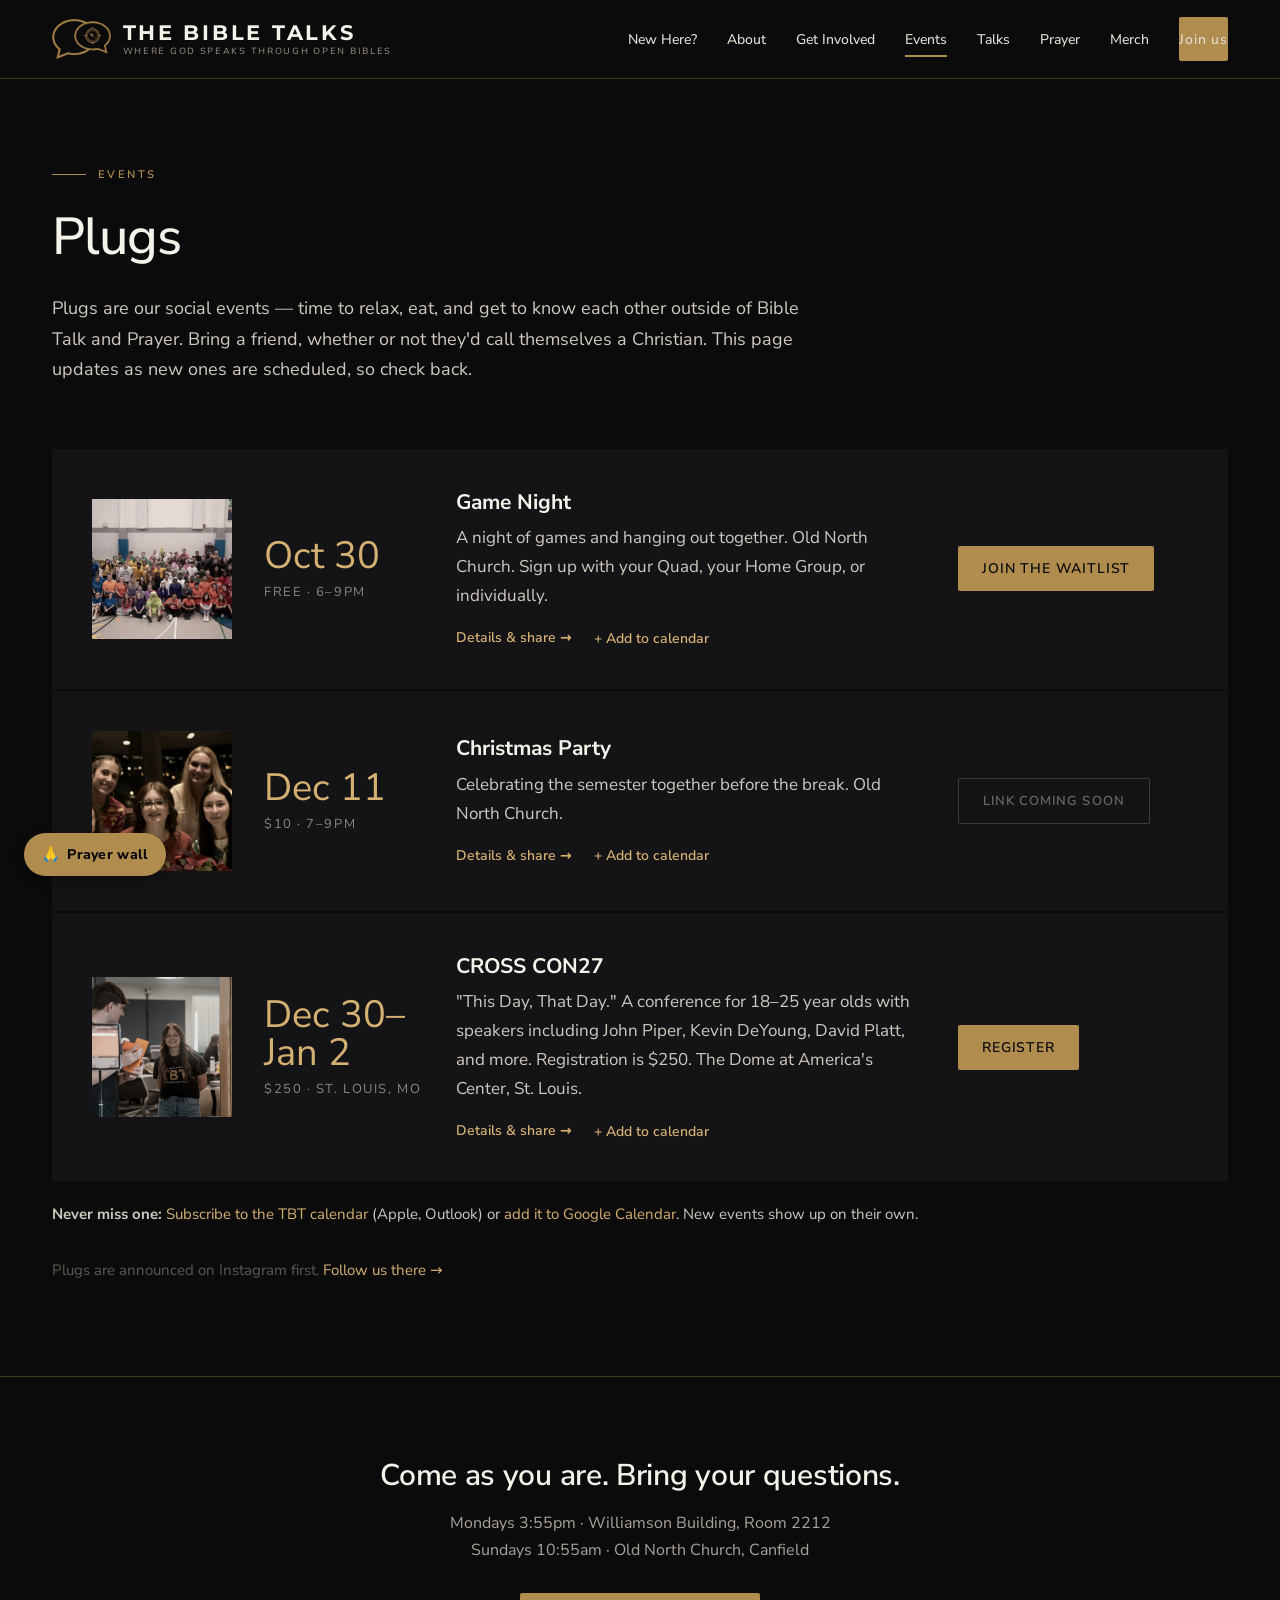
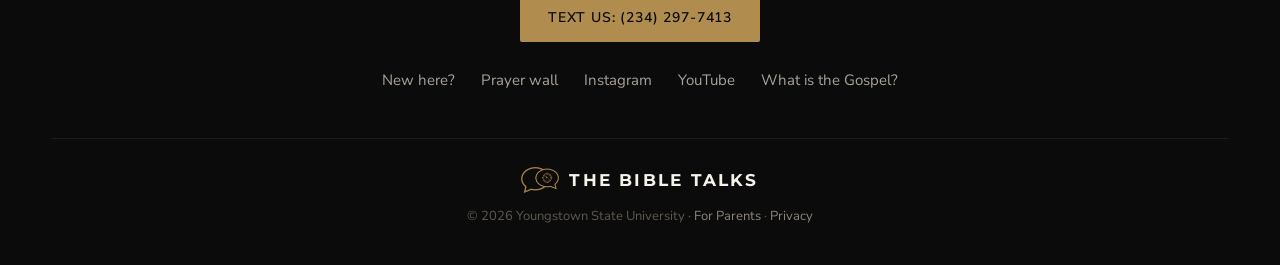
<file: events.html>
<!doctype html>
<html lang="en">
<head>
<meta charset="UTF-8" />
<meta name="viewport" content="width=device-width, initial-scale=1.0" />
<title>Events — The Bible Talks</title>
<meta name="description" content="See what's coming up with The Bible Talks — Plugs, game nights, and campus events at YSU." />
<meta property="og:type" content="website" />
<meta property="og:title" content="Events — The Bible Talks" />
<meta property="og:description" content="See what's coming up with The Bible Talks — Plugs, game nights, and campus events at YSU." />
<meta property="og:image" content="https://tbtysu.org/images/og-image.png" />
<meta property="og:url" content="https://tbtysu.org/events" />
<meta name="twitter:card" content="summary_large_image" />
<meta name="twitter:title" content="Events — The Bible Talks" />
<meta name="twitter:description" content="See what's coming up with The Bible Talks — Plugs, game nights, and campus events at YSU." />
<meta name="twitter:image" content="https://tbtysu.org/images/og-image.png" />
<link rel="preconnect" href="https://fonts.gstatic.com" crossorigin />
<link href="https://fonts.googleapis.com/css2?family=Montserrat:wght@700;800&family=Nunito+Sans:opsz,wght@6..12,300;6..12,400;6..12,500;6..12,600;6..12,700&display=swap" rel="stylesheet" />
<link rel="canonical" href="https://tbtysu.org/events" />
<link rel="icon" type="image/png" href="images/favicon.png?v=6" />
<link rel="apple-touch-icon" href="images/apple-touch-icon.png?v=6" />
<link rel="stylesheet" href="css/styles.css?v=33" />
</head>
<body>
<a class="skip-link" href="#main">Skip to content</a>

<header class="site-header">
  <div class="nav-inner">
    <a href="/" class="wordmark-link" style="flex-direction:row;align-items:center;gap:12px;">
      <img width="300" height="205" src="images/icon.webp" alt="" style="height:40px;width:auto;flex-shrink:0;" />
      <span style="display:flex;flex-direction:column;gap:2px;">
        <span class="wordmark">THE BIBLE TALKS</span>
        <span class="tagline">Where God speaks through open Bibles</span>
      </span>
    </a>
    <ul class="nav-links">
      <li><a href="/new-here">New Here?</a></li>
      <li><a href="/about">About</a></li>
      <li><a href="/get-involved">Get Involved</a></li>
      <li><a href="/events" aria-current="page">Events</a></li>
      <li><a href="/talks">Talks</a></li>
      <li><a href="/prayer">Prayer</a></li>
      <li><a href="/merch">Merch</a></li>
      <li class="nav-cta-item"><a class="btn btn-gold btn-sm" href="/get-involved">Join us</a></li>
    </ul>
    <button class="nav-toggle" aria-label="Toggle menu" aria-expanded="false">Menu</button>
  </div>
</header>

<main id="main">

  <section class="section section-tight-top" style="padding-bottom:0;">
    <div class="eyebrow-row">
      <span class="eyebrow-rule"></span>
      <span class="eyebrow-text">Events</span>
    </div>
    <h1 class="page-h1">Plugs</h1>
    <p style="font-size:18px;line-height:1.7;color:var(--body-text);margin:28px 0 0;max-width:760px;">Plugs are our social events — time to relax, eat, and get to know each other outside of Bible Talk and Prayer. Bring a friend, whether or not they'd call themselves a Christian. This page updates as new ones are scheduled, so check back.</p>
  </section>

  <section class="section" style="padding-top:64px;">
    <div class="events-list">
      <article class="event-row">
        <img width="1200" height="800" class="event-photo" src="images/event-gamenight.webp" alt="TBT students in team colors at Game Night" />
        <div>
          <div class="event-date">Oct 30</div>
          <div class="event-price">Free · 6–9pm</div>
        </div>
        <div>
          <h3 class="event-title">Game Night</h3>
          <p>A night of games and hanging out together. Old North Church. Sign up with your Quad, your Home Group, or individually.</p>
          <div class="event-links"><a href="game-night/">Details &amp; share →</a><div class="add-cal" data-title="Game Night" data-date="2026-10-30" data-time="6–9pm" data-location="Old North Church, 7105 Herbert Rd, Canfield, OH 44406" data-desc="A night of games and hanging out together. Bring a friend." data-ics="calendar/game-night.ics"></div></div>
        </div>
        <a class="btn btn-gold btn-md" href="https://old-north.cls.co/QwVp" target="_blank" rel="noopener">Join the waitlist</a>
      </article>
      <article class="event-row">
        <img loading="lazy" decoding="async" width="1200" height="800" class="event-photo" src="images/event-christmasparty.webp" alt="TBT students celebrating at the Christmas Party" />
        <div>
          <div class="event-date">Dec 11</div>
          <div class="event-price">$10 · 7–9pm</div>
        </div>
        <div>
          <h3 class="event-title">Christmas Party</h3>
          <p>Celebrating the semester together before the break. Old North Church.</p>
          <div class="event-links"><a href="christmas-party/">Details &amp; share →</a><div class="add-cal" data-title="Christmas Party" data-date="2026-12-11" data-time="7–9pm" data-location="Old North Church, 7105 Herbert Rd, Canfield, OH 44406" data-desc="Celebrating the semester together before the break." data-ics="calendar/christmas-party.ics"></div></div>
        </div>
        <span class="btn btn-inactive">Link coming soon</span>
      </article>
      <article class="event-row">
        <img loading="lazy" decoding="async" width="1600" height="1066" class="event-photo" src="images/event-crosscon.webp" alt="TBT student on campus" />
        <div>
          <div class="event-date">Dec 30–Jan 2</div>
          <div class="event-price">$250 · St. Louis, MO</div>
        </div>
        <div>
          <h3 class="event-title">CROSS CON27</h3>
          <p>"This Day, That Day." A conference for 18–25 year olds with speakers including John Piper, Kevin DeYoung, David Platt, and more. Registration is $250. The Dome at America's Center, St. Louis.</p>
          <div class="event-links"><a href="crosscon/">Details &amp; share →</a><div class="add-cal" data-title="CrossCon 2027" data-date="2026-12-30" data-end-date="2027-01-02" data-time="All day" data-location="The Dome at America's Center, 701 Convention Plaza, St. Louis, MO 63101" data-desc="This Day, That Day. Join The Bible Talks at CrossCon in St. Louis." data-ics="calendar/crosscon.ics"></div></div>
        </div>
        <a class="btn btn-gold btn-md" href="https://old-north-church-17379.churchcenter.com/registrations/signups/3912673" target="_blank" rel="noopener">Register</a>
      </article>
    </div>
    <p class="subscribe-line"><strong>Never miss one:</strong> <a href="webcal://tbtysu.org/calendar/tbt.ics">Subscribe to the TBT calendar</a> (Apple, Outlook) or <a href="https://calendar.google.com/calendar/r?cid=webcal://tbtysu.org/calendar/tbt.ics" target="_blank" rel="noopener">add it to Google Calendar</a>. New events show up on their own.</p>
    <p class="event-note">Plugs are announced on Instagram first. <a href="https://instagram.com/thebibletalksysu" target="_blank" rel="noopener">Follow us there →</a></p>
  </section>

</main>

<footer class="site-footer">
  <div class="footer-invite">
    <div class="footer-invite-title">Come as you are. Bring your questions.</div>
    <p class="footer-invite-times"><span>Mondays 3:55pm &middot; Williamson Building, Room 2212</span><span>Sundays 10:55am &middot; Old North Church, Canfield</span></p>
    <a class="btn btn-gold btn-lg" href="sms:+12342977413?&amp;body=Hi! I'm new and would love to connect.">Text us: (234) 297-7413</a>
    <ul class="footer-invite-links">
      <li><a href="/new-here">New here?</a></li>
      <li><a href="/prayer">Prayer wall</a></li>
      <li><a href="https://instagram.com/thebibletalksysu" target="_blank" rel="noopener">Instagram</a></li>
      <li><a href="https://www.youtube.com/@TheBibleTalksYSU" target="_blank" rel="noopener">YouTube</a></li>
      <li><a href="https://twowaystolive.com" target="_blank" rel="noopener">What is the Gospel?</a></li>
    </ul>
  </div>
  <div class="footer-bottom-wrap">
    <div class="footer-bottom">
      <div class="footer-brand"><img src="/images/icon.webp" width="300" height="205" alt="" loading="lazy" decoding="async" /><span class="footer-wordmark">THE BIBLE TALKS</span></div>
      <div>&copy; <span id="year"></span> Youngstown State University &middot; <a href="/parents">For Parents</a> &middot; <a href="/privacy">Privacy</a></div>
    </div>
  </div>
</footer>

<script src="js/main.js?v=2"></script>
<script src="js/add-to-calendar.js"></script>
<script>document.getElementById("year").textContent = new Date().getFullYear();</script>
<script data-goatcounter="https://thebibletalksysu.goatcounter.com/count"
        async src="//gc.zgo.at/count.js"></script>
</body>
</html>
</file>
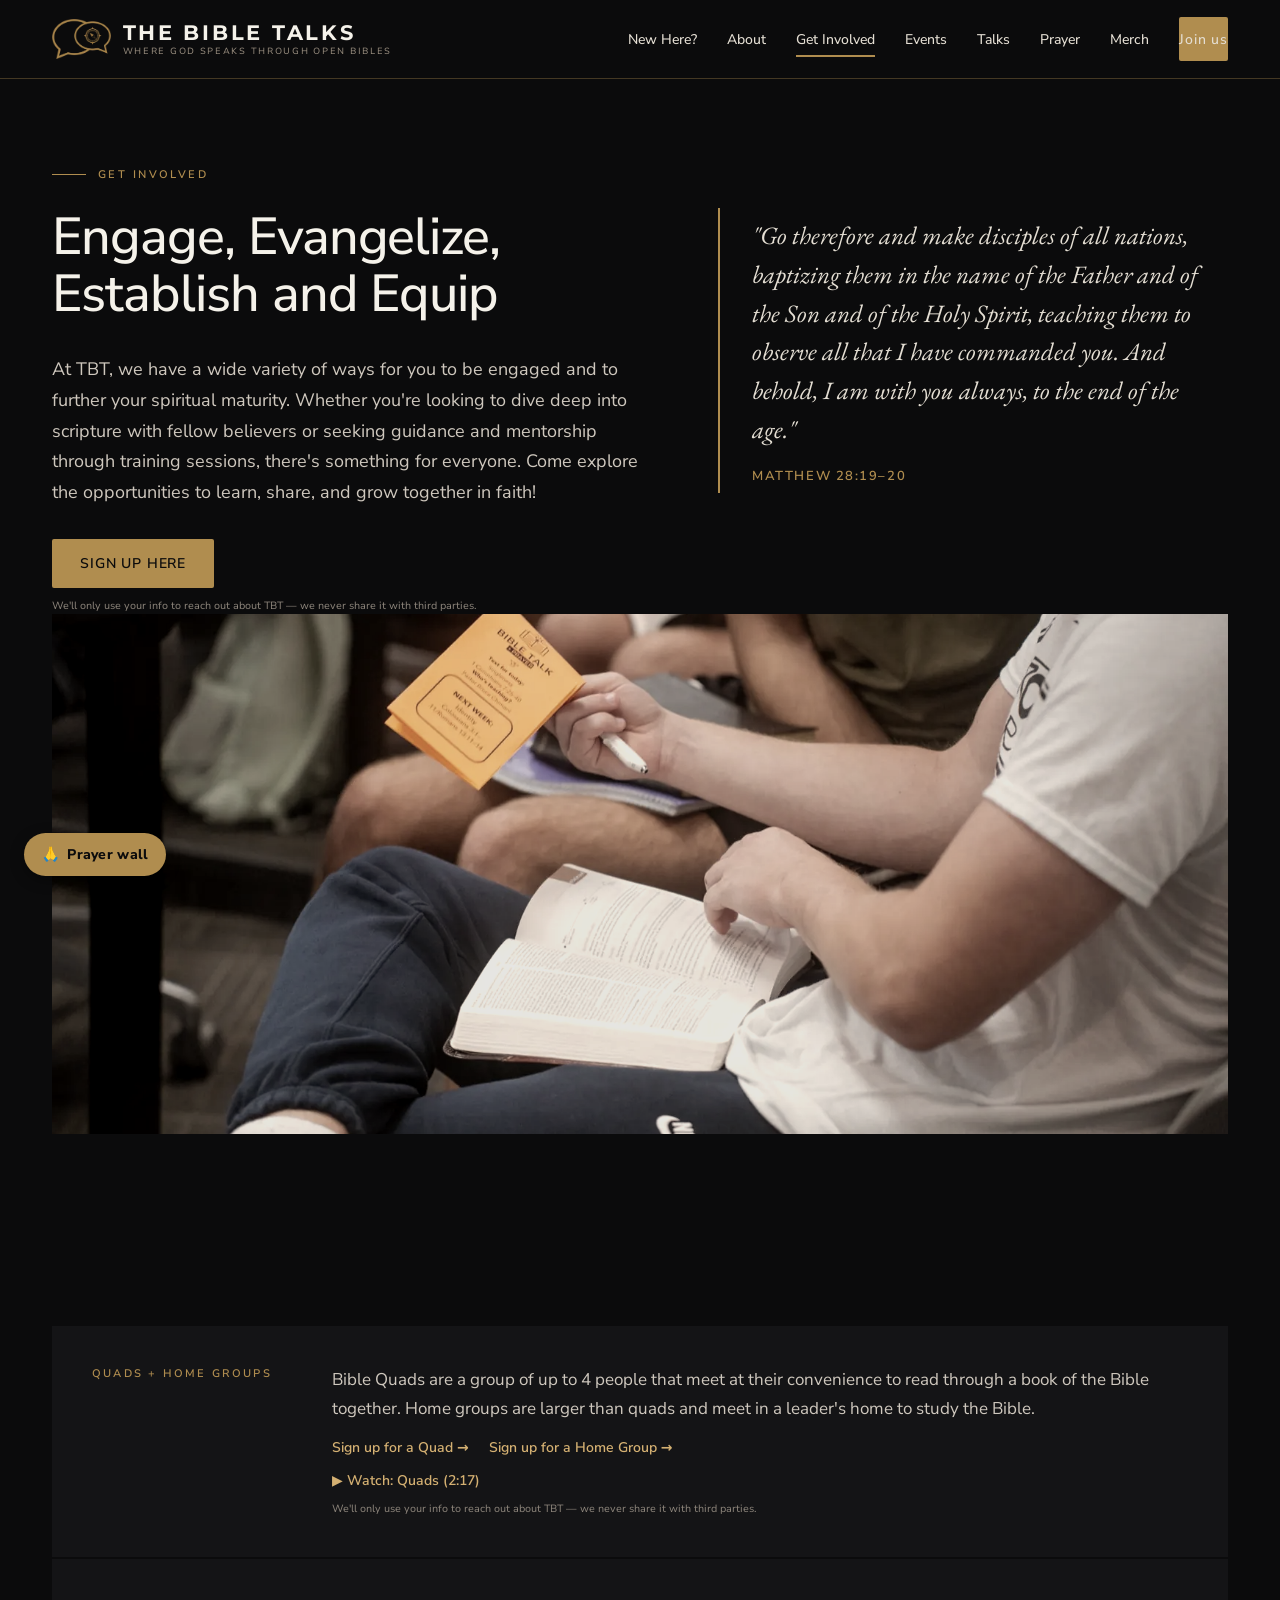
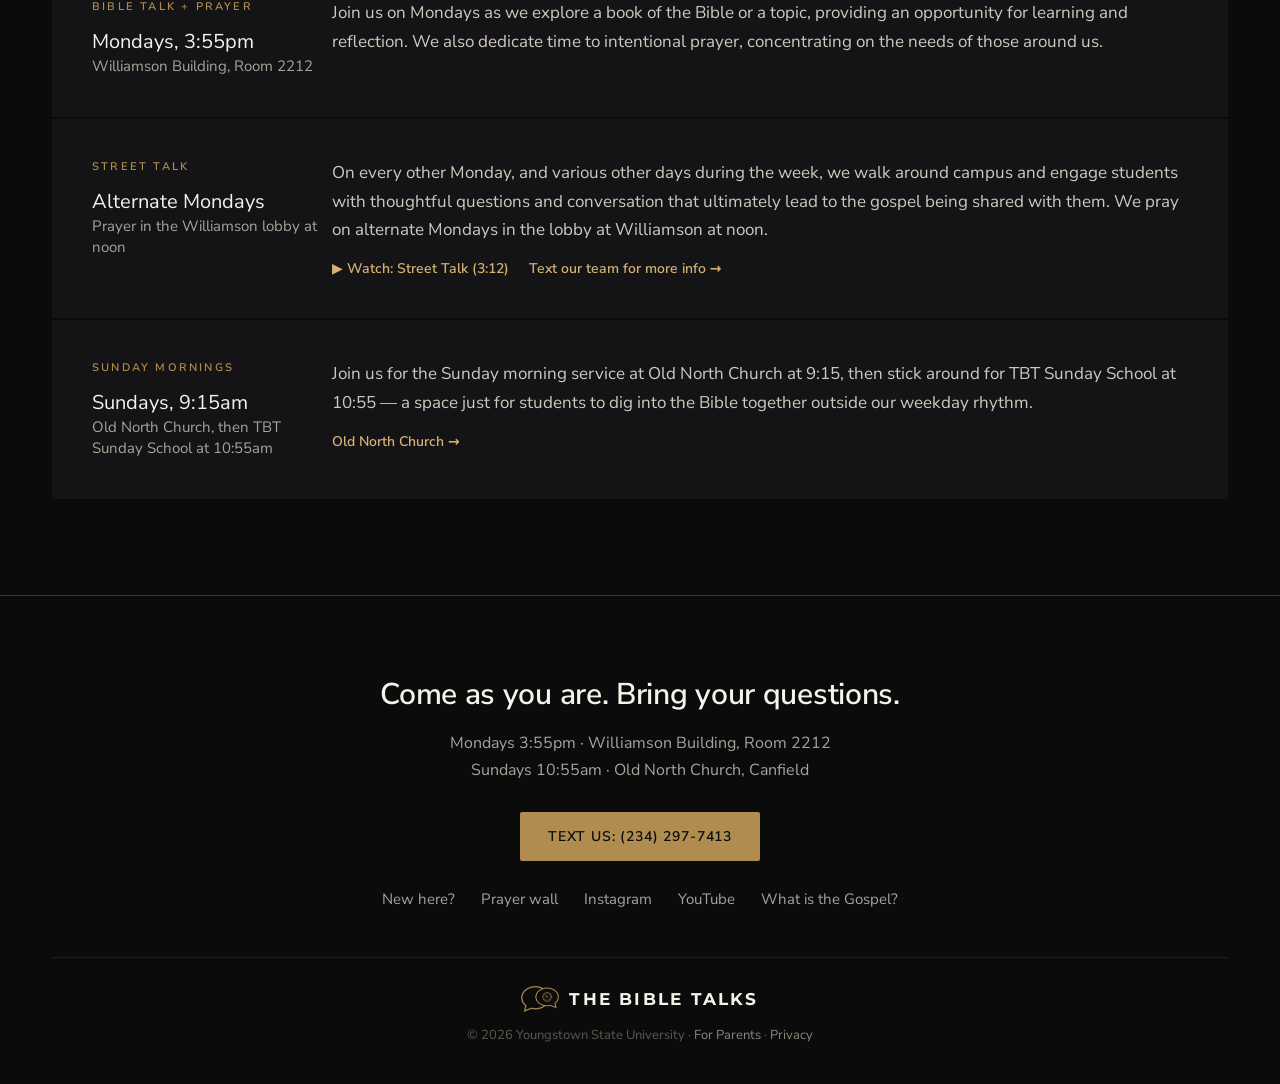
<file: get-involved.html>
<!doctype html>
<html lang="en">
<head>
<meta charset="UTF-8" />
<meta name="viewport" content="width=device-width, initial-scale=1.0" />
<title>Get Involved — The Bible Talks</title>
<meta name="description" content="Quads, home groups, Bible Talk + Prayer, Street Talk, and Sunday mornings at Old North — find your way into The Bible Talks community at YSU." />
<meta property="og:type" content="website" />
<meta property="og:title" content="Get Involved — The Bible Talks" />
<meta property="og:description" content="Quads, home groups, Bible Talk + Prayer, Street Talk, and Sunday mornings at Old North — find your way into The Bible Talks community at YSU." />
<meta property="og:image" content="https://tbtysu.org/images/og-image.png" />
<meta property="og:url" content="https://tbtysu.org/get-involved" />
<meta name="twitter:card" content="summary_large_image" />
<meta name="twitter:title" content="Get Involved — The Bible Talks" />
<meta name="twitter:description" content="Quads, home groups, Bible Talk + Prayer, Street Talk, and Sunday mornings at Old North — find your way into The Bible Talks community at YSU." />
<meta name="twitter:image" content="https://tbtysu.org/images/og-image.png" />
<link rel="preconnect" href="https://fonts.gstatic.com" crossorigin />
<link href="https://fonts.googleapis.com/css2?family=Montserrat:wght@700;800&family=Nunito+Sans:opsz,wght@6..12,300;6..12,400;6..12,500;6..12,600;6..12,700&family=EB+Garamond:ital,wght@0,400;0,500;1,400;1,500&display=swap" rel="stylesheet" />
<link rel="canonical" href="https://tbtysu.org/get-involved" />
<link rel="icon" type="image/png" href="images/favicon.png?v=6" />
<link rel="apple-touch-icon" href="images/apple-touch-icon.png?v=6" />
<link rel="stylesheet" href="css/styles.css?v=33" />
</head>
<body>
<a class="skip-link" href="#main">Skip to content</a>

<header class="site-header">
  <div class="nav-inner">
    <a href="/" class="wordmark-link" style="flex-direction:row;align-items:center;gap:12px;">
      <img width="300" height="205" src="images/icon.webp" alt="" style="height:40px;width:auto;flex-shrink:0;" />
      <span style="display:flex;flex-direction:column;gap:2px;">
        <span class="wordmark">THE BIBLE TALKS</span>
        <span class="tagline">Where God speaks through open Bibles</span>
      </span>
    </a>
    <ul class="nav-links">
      <li><a href="/new-here">New Here?</a></li>
      <li><a href="/about">About</a></li>
      <li><a href="/get-involved" aria-current="page">Get Involved</a></li>
      <li><a href="/events">Events</a></li>
      <li><a href="/talks">Talks</a></li>
      <li><a href="/prayer">Prayer</a></li>
      <li><a href="/merch">Merch</a></li>
      <li class="nav-cta-item"><a class="btn btn-gold btn-sm" href="/get-involved">Join us</a></li>
    </ul>
    <button class="nav-toggle" aria-label="Toggle menu" aria-expanded="false">Menu</button>
  </div>
</header>

<main id="main">

  <section class="section section-tight-top" style="padding-bottom:0;">
    <div class="eyebrow-row">
      <span class="eyebrow-rule"></span>
      <span class="eyebrow-text">Get Involved</span>
    </div>
    <div class="involved-grid">
      <div class="involved-copy">
        <h1 class="page-h1">Engage, Evangelize, Establish and Equip</h1>
        <p>At TBT, we have a wide variety of ways for you to be engaged and to further your spiritual maturity. Whether you're looking to dive deep into scripture with fellow believers or seeking guidance and mentorship through training sessions, there's something for everyone. Come explore the opportunities to learn, share, and grow together in faith!</p>
        <a class="btn btn-gold btn-lg" href="https://old-north-church-17379.churchcenter.com/people/forms/1125552" target="_blank" rel="noopener" style="margin-top:32px;">Sign up here</a>
        <p class="form-note">We'll only use your info to reach out about TBT — we never share it with third parties.</p>
      </div>
      <blockquote class="verse-block">
        <p class="verse-text">"Go therefore and make disciples of all nations, baptizing them in the name of the Father and of the Son and of the Holy Spirit, teaching them to observe all that I have commanded you. And behold, I am with you always, to the end of the age."</p>
        <cite class="verse-cite">Matthew 28:19–20</cite>
      </blockquote>
    </div>
  </section>

  <section class="section" style="padding-top:0;">
    <div class="about-media"><img width="1600" height="1066" src="images/bible-studies.webp" alt="A student following along in the Bible during Bible Talk and Prayer" style="width:100%;height:100%;object-fit:cover;" /></div>
  </section>

  <section class="section" id="sign-up">
    <div class="program-rows">
      <div class="program-row">
        <div class="program-label-col">
          <div class="program-label">Quads + Home Groups</div>
        </div>
        <div class="program-desc-col">
          <p>Bible Quads are a group of up to 4 people that meet at their convenience to read through a book of the Bible together. Home groups are larger than quads and meet in a leader's home to study the Bible.</p>
          <div style="display:flex;gap:20px;flex-wrap:wrap;margin-top:14px;">
            <a class="watch-link" href="https://old-north.cls.co/GKgy" target="_blank" rel="noopener" style="margin-top:0;">Sign up for a Quad →</a>
            <a class="watch-link" href="https://old-north.cls.co/qMTj" target="_blank" rel="noopener" style="margin-top:0;">Sign up for a Home Group →</a>
          </div>
          <a class="watch-link" href="https://www.youtube.com/watch?v=7A0Rw6am-wo" target="_blank" rel="noopener">▶ Watch: Quads (2:17)</a>
          <p class="form-note">We'll only use your info to reach out about TBT — we never share it with third parties.</p>
        </div>
      </div>
      <div class="program-row">
        <div class="program-label-col">
          <div class="program-label">Bible Talk + Prayer</div>
          <div class="program-time">Mondays, 3:55pm<span>Williamson Building, Room 2212</span></div>
        </div>
        <div class="program-desc-col">
          <p>Join us on Mondays as we explore a book of the Bible or a topic, providing an opportunity for learning and reflection. We also dedicate time to intentional prayer, concentrating on the needs of those around us.</p>
        </div>
      </div>
      <div class="program-row">
        <div class="program-label-col">
          <div class="program-label">Street Talk</div>
          <div class="program-time">Alternate Mondays<span>Prayer in the Williamson lobby at noon</span></div>
        </div>
        <div class="program-desc-col">
          <p>On every other Monday, and various other days during the week, we walk around campus and engage students with thoughtful questions and conversation that ultimately lead to the gospel being shared with them. We pray on alternate Mondays in the lobby at Williamson at noon.</p>
          <div style="display:flex;gap:20px;flex-wrap:wrap;">
            <a class="watch-link" href="https://www.youtube.com/watch?v=HT450ip05rY" target="_blank" rel="noopener">▶ Watch: Street Talk (3:12)</a>
            <a class="watch-link" href="sms:+12342977413?&body=" target="_blank" rel="noopener">Text our team for more info →</a>
          </div>
        </div>
      </div>
      <div class="program-row">
        <div class="program-label-col">
          <div class="program-label">Sunday Mornings</div>
          <div class="program-time">Sundays, 9:15am<span>Old North Church, then TBT Sunday School at 10:55am</span></div>
        </div>
        <div class="program-desc-col">
          <p>Join us for the Sunday morning service at Old North Church at 9:15, then stick around for TBT Sunday School at 10:55 — a space just for students to dig into the Bible together outside our weekday rhythm.</p>
          <a class="watch-link" href="https://oldnorthchurch.org/" target="_blank" rel="noopener">Old North Church →</a>
        </div>
      </div>
    </div>
  </section>

</main>

<footer class="site-footer">
  <div class="footer-invite">
    <div class="footer-invite-title">Come as you are. Bring your questions.</div>
    <p class="footer-invite-times"><span>Mondays 3:55pm &middot; Williamson Building, Room 2212</span><span>Sundays 10:55am &middot; Old North Church, Canfield</span></p>
    <a class="btn btn-gold btn-lg" href="sms:+12342977413?&amp;body=Hi! I'm new and would love to connect.">Text us: (234) 297-7413</a>
    <ul class="footer-invite-links">
      <li><a href="/new-here">New here?</a></li>
      <li><a href="/prayer">Prayer wall</a></li>
      <li><a href="https://instagram.com/thebibletalksysu" target="_blank" rel="noopener">Instagram</a></li>
      <li><a href="https://www.youtube.com/@TheBibleTalksYSU" target="_blank" rel="noopener">YouTube</a></li>
      <li><a href="https://twowaystolive.com" target="_blank" rel="noopener">What is the Gospel?</a></li>
    </ul>
  </div>
  <div class="footer-bottom-wrap">
    <div class="footer-bottom">
      <div class="footer-brand"><img src="/images/icon.webp" width="300" height="205" alt="" loading="lazy" decoding="async" /><span class="footer-wordmark">THE BIBLE TALKS</span></div>
      <div>&copy; <span id="year"></span> Youngstown State University &middot; <a href="/parents">For Parents</a> &middot; <a href="/privacy">Privacy</a></div>
    </div>
  </div>
</footer>

<script src="js/main.js?v=2"></script>
<script>document.getElementById("year").textContent = new Date().getFullYear();</script>
<script data-goatcounter="https://thebibletalksysu.goatcounter.com/count"
        async src="//gc.zgo.at/count.js"></script>
</body>
</html>
</file>
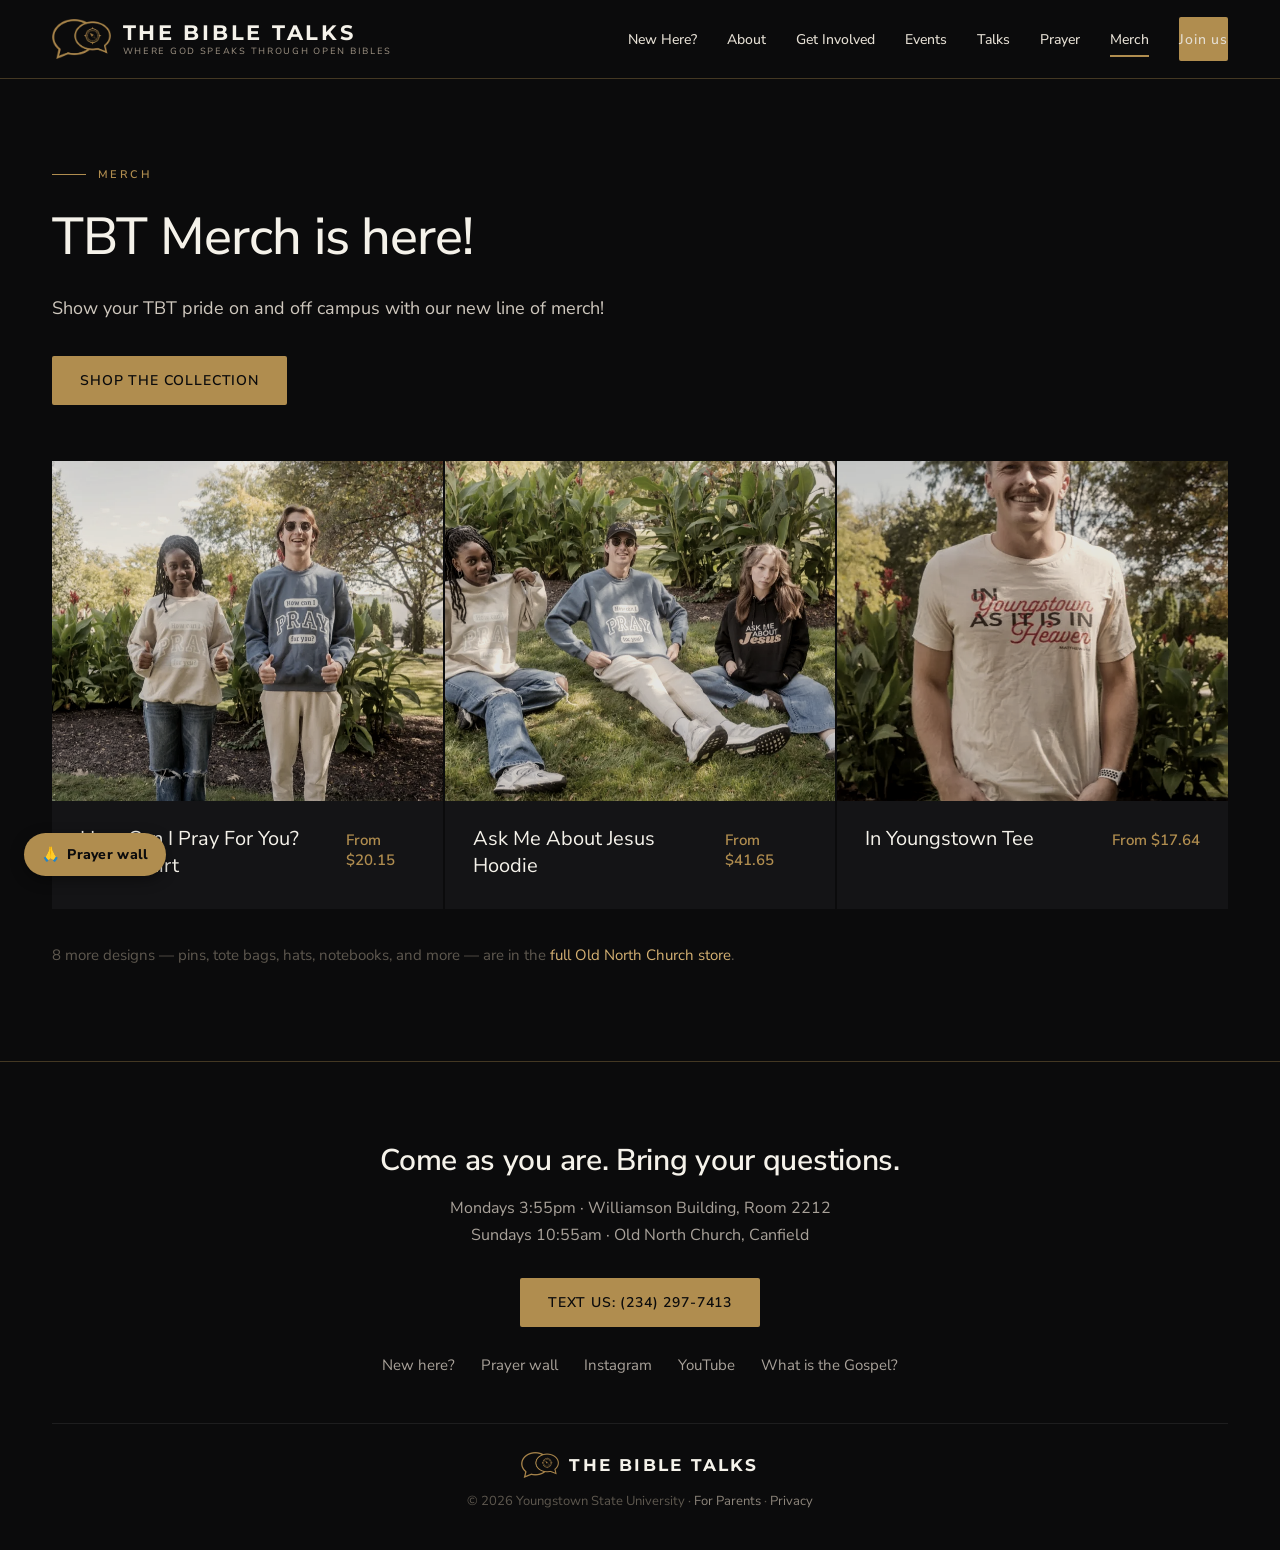
<file: merch.html>
<!doctype html>
<html lang="en">
<head>
<meta charset="UTF-8" />
<meta name="viewport" content="width=device-width, initial-scale=1.0" />
<title>Merch — The Bible Talks</title>
<meta name="description" content="Show your TBT pride on and off campus with merch from The Bible Talks." />
<meta property="og:type" content="website" />
<meta property="og:title" content="Merch — The Bible Talks" />
<meta property="og:description" content="Show your TBT pride on and off campus with merch from The Bible Talks." />
<meta property="og:image" content="https://tbtysu.org/images/og-image.png" />
<meta property="og:url" content="https://tbtysu.org/merch" />
<meta name="twitter:card" content="summary_large_image" />
<meta name="twitter:title" content="Merch — The Bible Talks" />
<meta name="twitter:description" content="Show your TBT pride on and off campus with merch from The Bible Talks." />
<meta name="twitter:image" content="https://tbtysu.org/images/og-image.png" />
<link rel="preconnect" href="https://fonts.gstatic.com" crossorigin />
<link href="https://fonts.googleapis.com/css2?family=Montserrat:wght@700;800&family=Nunito+Sans:opsz,wght@6..12,300;6..12,400;6..12,500;6..12,600;6..12,700&display=swap" rel="stylesheet" />
<link rel="canonical" href="https://tbtysu.org/merch" />
<link rel="icon" type="image/png" href="images/favicon.png?v=6" />
<link rel="apple-touch-icon" href="images/apple-touch-icon.png?v=6" />
<link rel="stylesheet" href="css/styles.css?v=33" />
</head>
<body>
<a class="skip-link" href="#main">Skip to content</a>

<header class="site-header">
  <div class="nav-inner">
    <a href="/" class="wordmark-link" style="flex-direction:row;align-items:center;gap:12px;">
      <img width="300" height="205" src="images/icon.webp" alt="" style="height:40px;width:auto;flex-shrink:0;" />
      <span style="display:flex;flex-direction:column;gap:2px;">
        <span class="wordmark">THE BIBLE TALKS</span>
        <span class="tagline">Where God speaks through open Bibles</span>
      </span>
    </a>
    <ul class="nav-links">
      <li><a href="/new-here">New Here?</a></li>
      <li><a href="/about">About</a></li>
      <li><a href="/get-involved">Get Involved</a></li>
      <li><a href="/events">Events</a></li>
      <li><a href="/talks">Talks</a></li>
      <li><a href="/prayer">Prayer</a></li>
      <li><a href="/merch" aria-current="page">Merch</a></li>
      <li class="nav-cta-item"><a class="btn btn-gold btn-sm" href="/get-involved">Join us</a></li>
    </ul>
    <button class="nav-toggle" aria-label="Toggle menu" aria-expanded="false">Menu</button>
  </div>
</header>

<main id="main">

  <section class="section section-tight-top" style="padding-bottom:0;">
    <div class="eyebrow-row">
      <span class="eyebrow-rule"></span>
      <span class="eyebrow-text">Merch</span>
    </div>
    <h1 class="page-h1">TBT Merch is here!</h1>
    <p style="font-size:18px;line-height:1.7;color:var(--body-text);margin:28px 0 0;max-width:640px;">Show your TBT pride on and off campus with our new line of merch!</p>
    <a class="btn btn-gold btn-lg" href="https://oldnorthchurch.myshopify.com/collections/the-bible-talks" target="_blank" rel="noopener" style="margin-top:32px;">Shop the collection</a>
  </section>

  <section class="section" style="padding-top:56px;">
    <div class="product-grid">
      <a class="product-card" href="https://oldnorthchurch.myshopify.com/products/how-can-i-pray-for-you-unisex-sweatshirt" target="_blank" rel="noopener" style="display:block;color:inherit;">
        <div class="product-photo"><img width="1000" height="666" src="images/merch-1.webp" alt="Students wearing &quot;How Can I Pray For You?&quot; sweatshirts" style="width:100%;height:100%;object-fit:cover;" /></div>
        <div class="product-body">
          <span class="product-name">How Can I Pray For You? Sweatshirt</span>
          <span class="product-price">From $20.15</span>
        </div>
      </a>
      <a class="product-card" href="https://oldnorthchurch.myshopify.com/products/ask-me-about-jesus-unisex-eco-raglan-hoodie" target="_blank" rel="noopener" style="display:block;color:inherit;">
        <div class="product-photo"><img loading="lazy" decoding="async" width="1000" height="666" src="images/merch-2.webp" alt="Students wearing TBT crewnecks and the &quot;Ask Me About Jesus&quot; hoodie" style="width:100%;height:100%;object-fit:cover;" /></div>
        <div class="product-body">
          <span class="product-name">Ask Me About Jesus Hoodie</span>
          <span class="product-price">From $41.65</span>
        </div>
      </a>
      <a class="product-card" href="https://oldnorthchurch.myshopify.com/products/unisex-t-shirt" target="_blank" rel="noopener" style="display:block;color:inherit;">
        <div class="product-photo"><img loading="lazy" decoding="async" width="666" height="1000" src="images/merch-3.webp" alt="Student wearing an &quot;In Youngstown As It Is In Heaven&quot; t-shirt" style="width:100%;height:100%;object-fit:cover;" /></div>
        <div class="product-body">
          <span class="product-name">In Youngstown Tee</span>
          <span class="product-price">From $17.64</span>
        </div>
      </a>
    </div>
    <p class="event-note">8 more designs — pins, tote bags, hats, notebooks, and more — are in the <a href="https://oldnorthchurch.myshopify.com/collections/the-bible-talks" target="_blank" rel="noopener">full Old North Church store</a>.</p>
  </section>

</main>

<footer class="site-footer">
  <div class="footer-invite">
    <div class="footer-invite-title">Come as you are. Bring your questions.</div>
    <p class="footer-invite-times"><span>Mondays 3:55pm &middot; Williamson Building, Room 2212</span><span>Sundays 10:55am &middot; Old North Church, Canfield</span></p>
    <a class="btn btn-gold btn-lg" href="sms:+12342977413?&amp;body=Hi! I'm new and would love to connect.">Text us: (234) 297-7413</a>
    <ul class="footer-invite-links">
      <li><a href="/new-here">New here?</a></li>
      <li><a href="/prayer">Prayer wall</a></li>
      <li><a href="https://instagram.com/thebibletalksysu" target="_blank" rel="noopener">Instagram</a></li>
      <li><a href="https://www.youtube.com/@TheBibleTalksYSU" target="_blank" rel="noopener">YouTube</a></li>
      <li><a href="https://twowaystolive.com" target="_blank" rel="noopener">What is the Gospel?</a></li>
    </ul>
  </div>
  <div class="footer-bottom-wrap">
    <div class="footer-bottom">
      <div class="footer-brand"><img src="/images/icon.webp" width="300" height="205" alt="" loading="lazy" decoding="async" /><span class="footer-wordmark">THE BIBLE TALKS</span></div>
      <div>&copy; <span id="year"></span> Youngstown State University &middot; <a href="/parents">For Parents</a> &middot; <a href="/privacy">Privacy</a></div>
    </div>
  </div>
</footer>

<script src="js/main.js?v=2"></script>
<script>document.getElementById("year").textContent = new Date().getFullYear();</script>
<script data-goatcounter="https://thebibletalksysu.goatcounter.com/count"
        async src="//gc.zgo.at/count.js"></script>
</body>
</html>
</file>
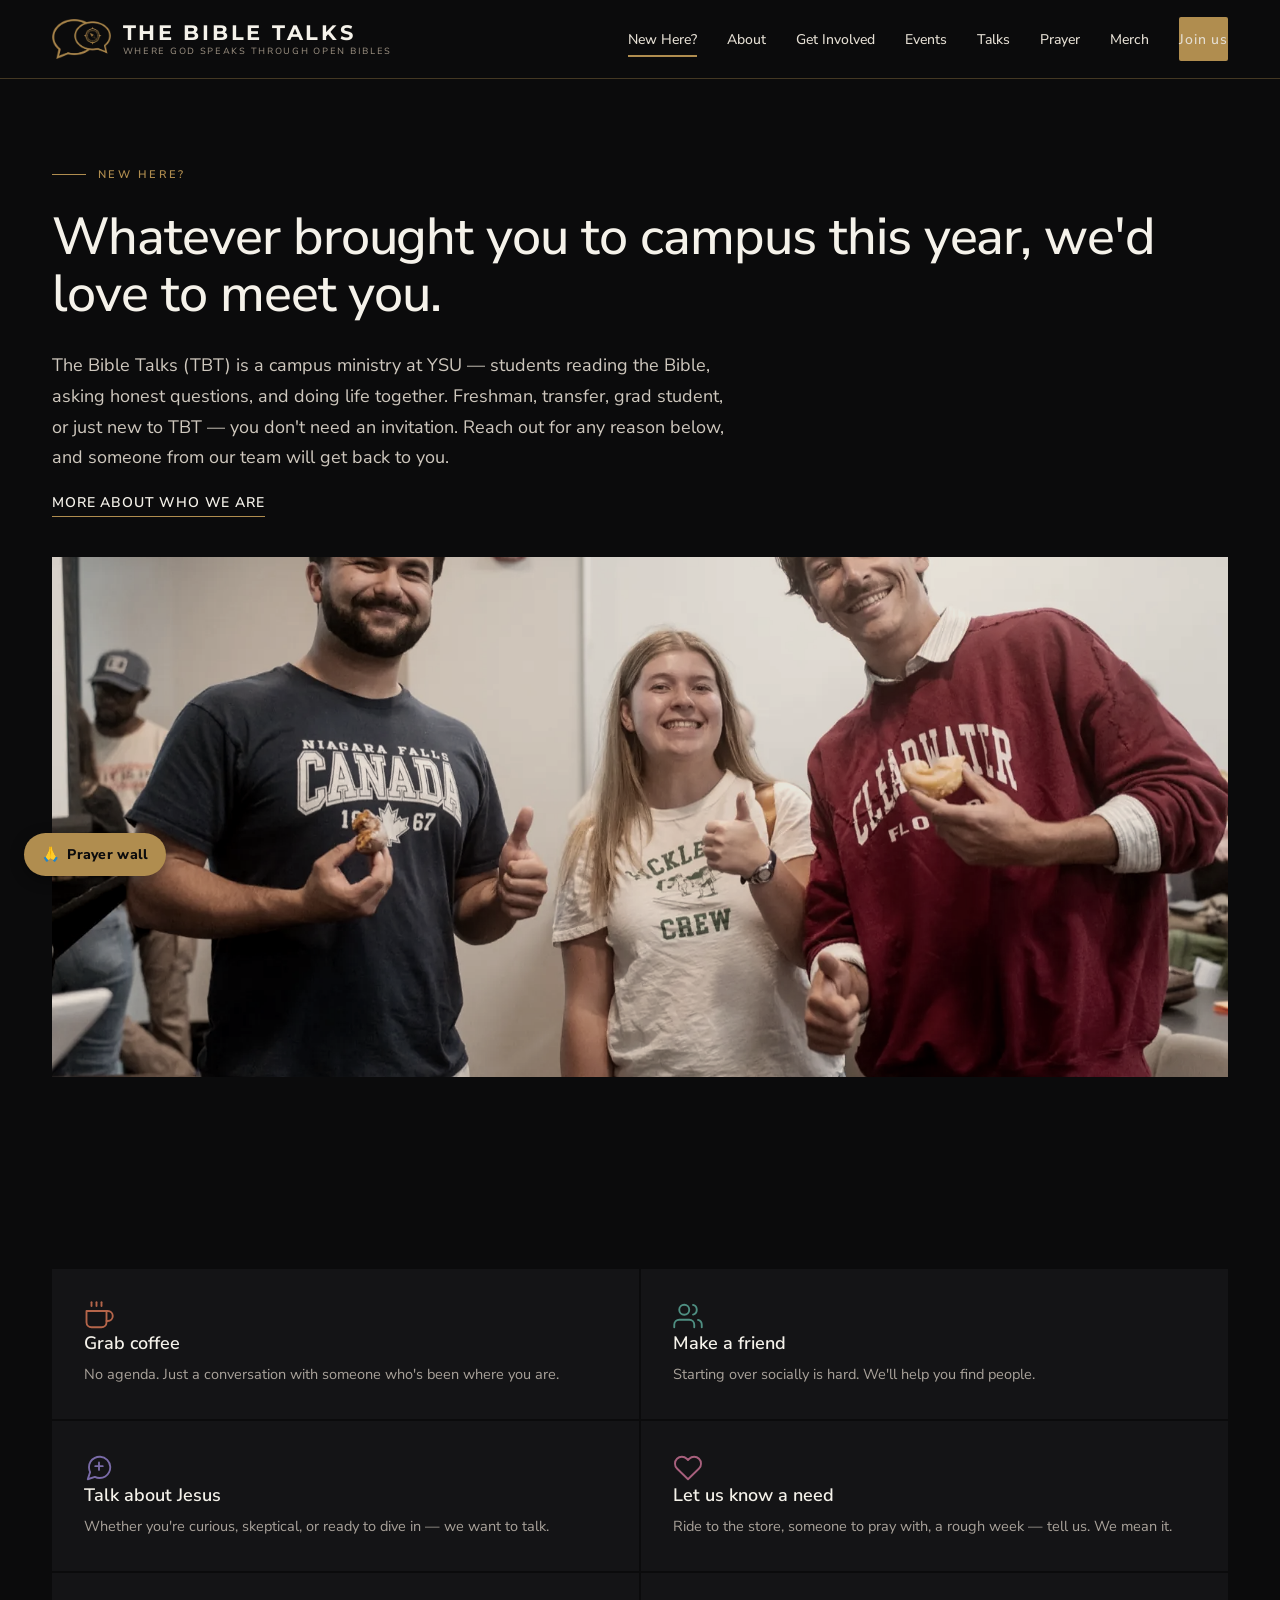
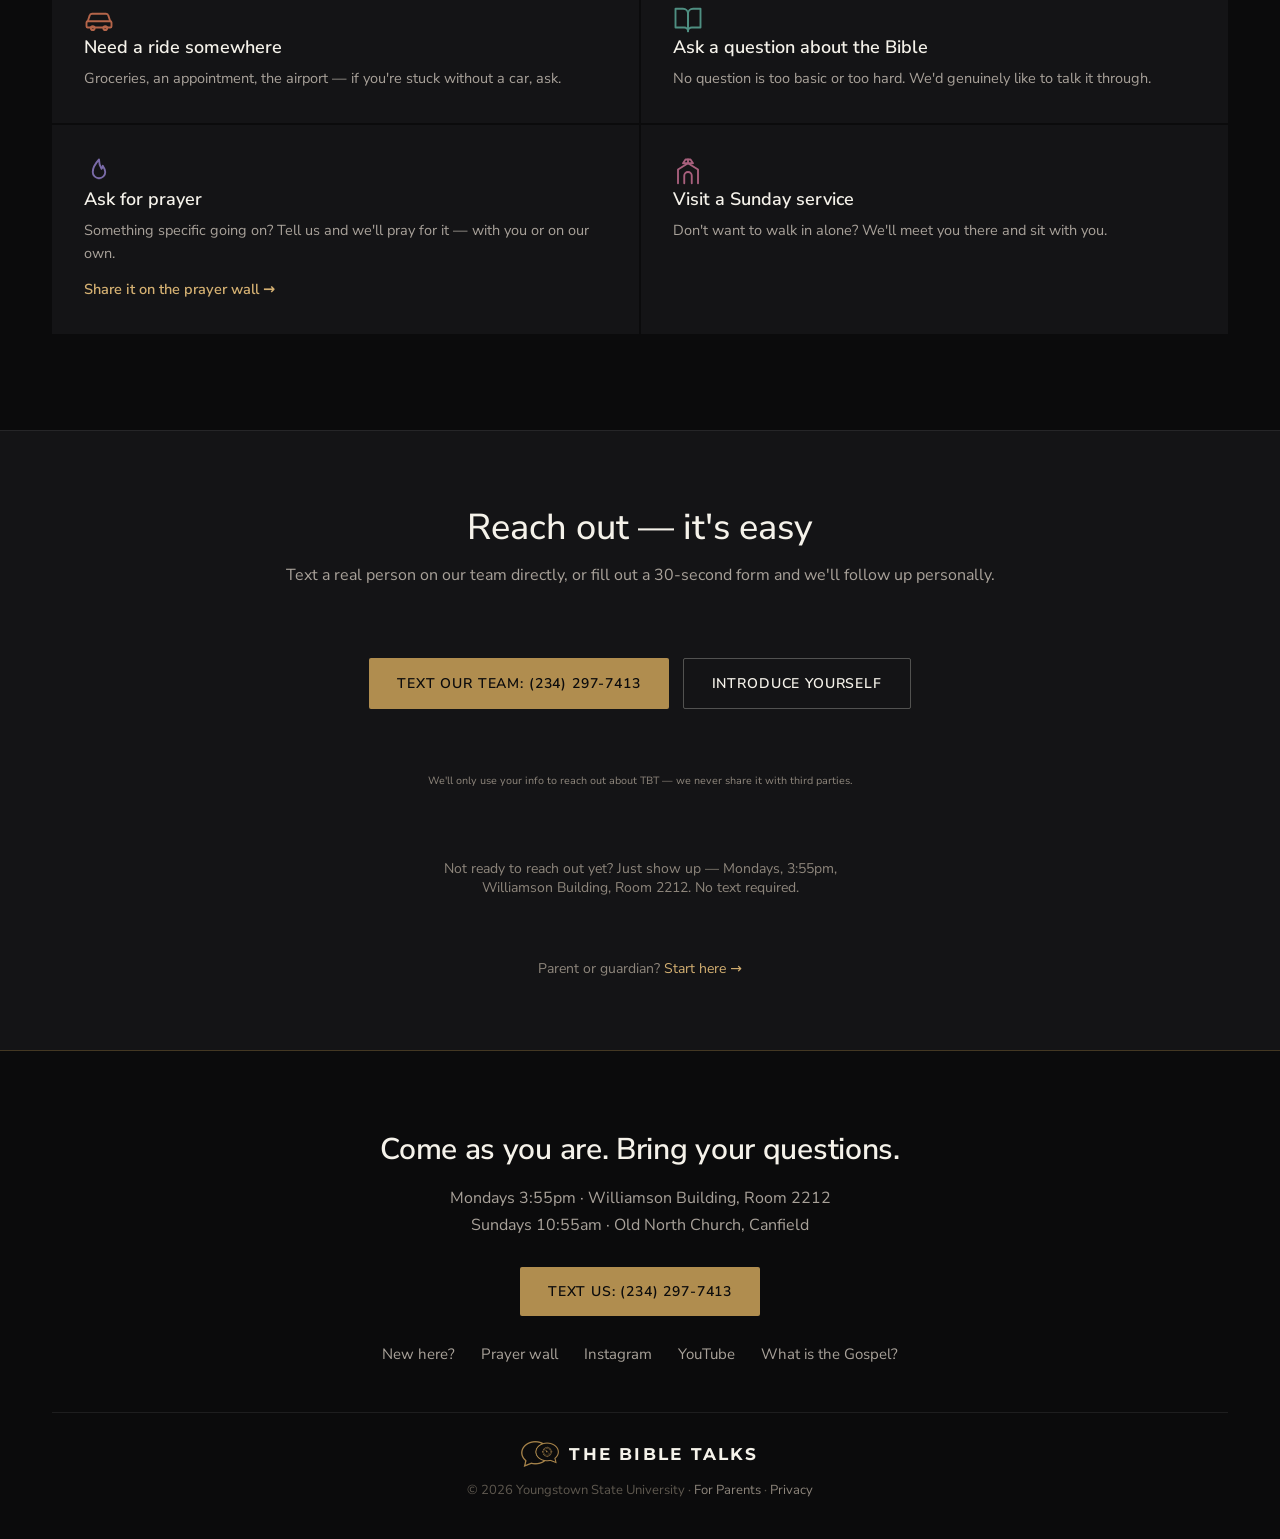
<file: new-here.html>
<!doctype html>
<html lang="en">
<head>
<meta charset="UTF-8" />
<meta name="viewport" content="width=device-width, initial-scale=1.0" />
<title>New Here? — The Bible Talks</title>
<meta name="description" content="New to YSU or new to TBT? Reach out — grab coffee, make a friend, talk about Jesus, or just let us know what you need." />
<meta property="og:type" content="website" />
<meta property="og:title" content="New Here? — The Bible Talks" />
<meta property="og:description" content="New to YSU or new to TBT? Reach out — grab coffee, make a friend, talk about Jesus, or just let us know what you need." />
<meta property="og:image" content="https://tbtysu.org/images/og-image.png" />
<meta property="og:url" content="https://tbtysu.org/new-here" />
<meta name="twitter:card" content="summary_large_image" />
<meta name="twitter:title" content="New Here? — The Bible Talks" />
<meta name="twitter:description" content="New to YSU or new to TBT? Reach out — grab coffee, make a friend, talk about Jesus, or just let us know what you need." />
<meta name="twitter:image" content="https://tbtysu.org/images/og-image.png" />
<link rel="preconnect" href="https://fonts.gstatic.com" crossorigin />
<link href="https://fonts.googleapis.com/css2?family=Montserrat:wght@700;800&family=Nunito+Sans:opsz,wght@6..12,300;6..12,400;6..12,500;6..12,600;6..12,700&display=swap" rel="stylesheet" />
<link rel="canonical" href="https://tbtysu.org/new-here" />
<link rel="icon" type="image/png" href="images/favicon.png?v=6" />
<link rel="apple-touch-icon" href="images/apple-touch-icon.png?v=6" />
<link rel="stylesheet" href="css/styles.css?v=33" />
</head>
<body>
<a class="skip-link" href="#main">Skip to content</a>

<header class="site-header">
  <div class="nav-inner">
    <a href="/" class="wordmark-link" style="flex-direction:row;align-items:center;gap:12px;">
      <img width="300" height="205" src="images/icon.webp" alt="" style="height:40px;width:auto;flex-shrink:0;" />
      <span style="display:flex;flex-direction:column;gap:2px;">
        <span class="wordmark">THE BIBLE TALKS</span>
        <span class="tagline">Where God speaks through open Bibles</span>
      </span>
    </a>
    <ul class="nav-links">
      <li><a href="/new-here" aria-current="page">New Here?</a></li>
      <li><a href="/about">About</a></li>
      <li><a href="/get-involved">Get Involved</a></li>
      <li><a href="/events">Events</a></li>
      <li><a href="/talks">Talks</a></li>
      <li><a href="/prayer">Prayer</a></li>
      <li><a href="/merch">Merch</a></li>
      <li class="nav-cta-item"><a class="btn btn-gold btn-sm" href="/get-involved">Join us</a></li>
    </ul>
    <button class="nav-toggle" aria-label="Toggle menu" aria-expanded="false">Menu</button>
  </div>
</header>

<main id="main">

  <section class="section section-tight-top" style="padding-bottom:0;">
    <div class="eyebrow-row">
      <span class="eyebrow-rule"></span>
      <span class="eyebrow-text">New Here?</span>
    </div>
    <h1 class="page-h1">Whatever brought you to campus this year, we'd love to meet you.</h1>
    <p style="font-size:18px;line-height:1.7;color:var(--body-text);margin:28px 0 0;max-width:680px;">The Bible Talks (TBT) is a campus ministry at YSU — students reading the Bible, asking honest questions, and doing life together. Freshman, transfer, grad student, or just new to TBT — you don't need an invitation. Reach out for any reason below, and someone from our team will get back to you.</p>
    <a class="link-underline" href="/about" style="margin-top:20px;">More about who we are</a>
  </section>

  <section class="section" style="padding-top:40px;">
    <div class="about-media"><img width="1600" height="1066" src="images/new-here-hero.webp" alt="TBT students celebrating together" style="width:100%;height:100%;object-fit:cover;" /></div>
  </section>

  <section class="section">
    <div class="grid grid-2" style="gap:2px;">
      <div class="card">
        <span class="card-icon c-1"><svg viewBox="0 0 24 24" fill="none" stroke="currentColor" stroke-width="1.5" stroke-linecap="round" stroke-linejoin="round"><path d="M18 8h1a4 4 0 0 1 0 8h-1"/><path d="M2 8h16v9a4 4 0 0 1-4 4H6a4 4 0 0 1-4-4V8z"/><line x1="6" y1="1" x2="6" y2="4"/><line x1="10" y1="1" x2="10" y2="4"/><line x1="14" y1="1" x2="14" y2="4"/></svg></span>
        <h3>Grab coffee</h3>
        <p>No agenda. Just a conversation with someone who's been where you are.</p>
      </div>
      <div class="card">
        <span class="card-icon c-2"><svg viewBox="0 0 24 24" fill="none" stroke="currentColor" stroke-width="1.5" stroke-linecap="round" stroke-linejoin="round"><path d="M17 21v-2a4 4 0 0 0-4-4H5a4 4 0 0 0-4 4v2"/><circle cx="9" cy="7" r="4"/><path d="M23 21v-2a4 4 0 0 0-3-3.87"/><path d="M16 3.13a4 4 0 0 1 0 7.75"/></svg></span>
        <h3>Make a friend</h3>
        <p>Starting over socially is hard. We'll help you find people.</p>
      </div>
      <div class="card">
        <span class="card-icon c-3"><svg viewBox="0 0 24 24" fill="none" stroke="currentColor" stroke-width="1.5" stroke-linecap="round" stroke-linejoin="round"><path d="M21 11.5a8.38 8.38 0 0 1-.9 3.8 8.5 8.5 0 0 1-7.6 4.7 8.38 8.38 0 0 1-3.8-.9L3 21l1.9-5.7a8.38 8.38 0 0 1-.9-3.8 8.5 8.5 0 0 1 4.7-7.6 8.38 8.38 0 0 1 3.8-.9h.5a8.48 8.48 0 0 1 8 8v.5z"/><line x1="12" y1="7.5" x2="12" y2="13.5"/><line x1="9" y1="10.5" x2="15" y2="10.5"/></svg></span>
        <h3>Talk about Jesus</h3>
        <p>Whether you're curious, skeptical, or ready to dive in — we want to talk.</p>
      </div>
      <div class="card">
        <span class="card-icon c-4"><svg viewBox="0 0 24 24" fill="none" stroke="currentColor" stroke-width="1.5" stroke-linecap="round" stroke-linejoin="round"><path d="M20.8 4.6a5.5 5.5 0 0 0-7.8 0L12 5.6l-1-1a5.5 5.5 0 0 0-7.8 7.8l1 1L12 21l7.8-7.6 1-1a5.5 5.5 0 0 0 0-7.8z"/></svg></span>
        <h3>Let us know a need</h3>
        <p>Ride to the store, someone to pray with, a rough week — tell us. We mean it.</p>
      </div>
      <div class="card">
        <span class="card-icon c-1"><svg viewBox="0 0 24 24" fill="none" stroke="currentColor" stroke-width="1.5" stroke-linecap="round" stroke-linejoin="round"><path d="M3 13l1.5-4.5A2 2 0 0 1 6.4 7h11.2a2 2 0 0 1 1.9 1.5L21 13"/><rect x="2" y="13" width="20" height="5" rx="1"/><circle cx="7" cy="18.5" r="1.5"/><circle cx="17" cy="18.5" r="1.5"/></svg></span>
        <h3>Need a ride somewhere</h3>
        <p>Groceries, an appointment, the airport — if you're stuck without a car, ask.</p>
      </div>
      <div class="card">
        <span class="card-icon c-2"><svg viewBox="0 0 24 24" fill="none" stroke="currentColor" stroke-width="1.5" stroke-linecap="round" stroke-linejoin="round"><path d="M2 3h6a4 4 0 0 1 4 4v14a3 3 0 0 0-3-3H2z"/><path d="M22 3h-6a4 4 0 0 0-4 4v14a3 3 0 0 1 3-3h7z"/></svg></span>
        <h3>Ask a question about the Bible</h3>
        <p>No question is too basic or too hard. We'd genuinely like to talk it through.</p>
      </div>
      <div class="card">
        <span class="card-icon c-3"><svg viewBox="0 0 24 24" fill="none" stroke="currentColor" stroke-width="1.5" stroke-linecap="round" stroke-linejoin="round"><path d="M12 2s-5 5.5-5 10a5 5 0 0 0 10 0c0-2-1-3.5-2-5 0 1.5-1 2.5-1 2.5S12 6 12 2z"/></svg></span>
        <h3>Ask for prayer</h3>
        <p>Something specific going on? Tell us and we'll pray for it — with you or on our own.</p>
        <p style="margin-top:12px;"><a href="/prayer" style="color:var(--gold-bright);font-weight:600;">Share it on the prayer wall →</a></p>
      </div>
      <div class="card">
        <span class="card-icon c-4"><svg viewBox="0 0 24 24" fill="none" stroke="currentColor" stroke-width="1.5" stroke-linecap="round" stroke-linejoin="round"><path d="M10 2h4l2 3h-8l2-3z"/><line x1="12" y1="2" x2="12" y2="5"/><path d="M4 21V10l8-5 8 5v11"/><path d="M9 21v-6a3 3 0 0 1 6 0v6"/></svg></span>
        <h3>Visit a Sunday service</h3>
        <p>Don't want to walk in alone? We'll meet you there and sit with you.</p>
      </div>
    </div>
  </section>

  <section class="cta-band">
    <div class="cta-band-inner" style="justify-content:center;text-align:center;flex-direction:column;">
      <div>
        <h2>Reach out — it's easy</h2>
        <p>Text a real person on our team directly, or fill out a 30-second form and we'll follow up personally.</p>
      </div>
      <div class="btn-row" style="display:flex;gap:14px;justify-content:center;margin-top:24px;flex-wrap:wrap;">
        <a class="btn btn-gold btn-lg" href="sms:+12342977413?&body=Hi! I'm new and would love to connect." target="_blank" rel="noopener">Text Our Team: (234) 297-7413</a>
        <a class="btn btn-ghost btn-lg" href="https://old-north-church-17379.churchcenter.com/people/forms/1125552" target="_blank" rel="noopener">Introduce Yourself</a>
      </div>
      <p class="form-note" style="margin:16px auto 0;">We'll only use your info to reach out about TBT — we never share it with third parties.</p>
      <p style="font-size:14px;color:var(--dim);margin:22px auto 0;max-width:440px;">Not ready to reach out yet? Just show up — Mondays, 3:55pm, Williamson Building, Room 2212. No text required.</p>
      <p style="font-size:14px;color:var(--dim);margin:14px auto 0;max-width:440px;">Parent or guardian? <a href="/parents" style="color:var(--gold-bright);">Start here →</a></p>
    </div>
  </section>

</main>

<footer class="site-footer">
  <div class="footer-invite">
    <div class="footer-invite-title">Come as you are. Bring your questions.</div>
    <p class="footer-invite-times"><span>Mondays 3:55pm &middot; Williamson Building, Room 2212</span><span>Sundays 10:55am &middot; Old North Church, Canfield</span></p>
    <a class="btn btn-gold btn-lg" href="sms:+12342977413?&amp;body=Hi! I'm new and would love to connect.">Text us: (234) 297-7413</a>
    <ul class="footer-invite-links">
      <li><a href="/new-here">New here?</a></li>
      <li><a href="/prayer">Prayer wall</a></li>
      <li><a href="https://instagram.com/thebibletalksysu" target="_blank" rel="noopener">Instagram</a></li>
      <li><a href="https://www.youtube.com/@TheBibleTalksYSU" target="_blank" rel="noopener">YouTube</a></li>
      <li><a href="https://twowaystolive.com" target="_blank" rel="noopener">What is the Gospel?</a></li>
    </ul>
  </div>
  <div class="footer-bottom-wrap">
    <div class="footer-bottom">
      <div class="footer-brand"><img src="/images/icon.webp" width="300" height="205" alt="" loading="lazy" decoding="async" /><span class="footer-wordmark">THE BIBLE TALKS</span></div>
      <div>&copy; <span id="year"></span> Youngstown State University &middot; <a href="/parents">For Parents</a> &middot; <a href="/privacy">Privacy</a></div>
    </div>
  </div>
</footer>

<script src="js/main.js?v=2"></script>
<script>document.getElementById("year").textContent = new Date().getFullYear();</script>
<script data-goatcounter="https://thebibletalksysu.goatcounter.com/count"
        async src="//gc.zgo.at/count.js"></script>
</body>
</html>
</file>
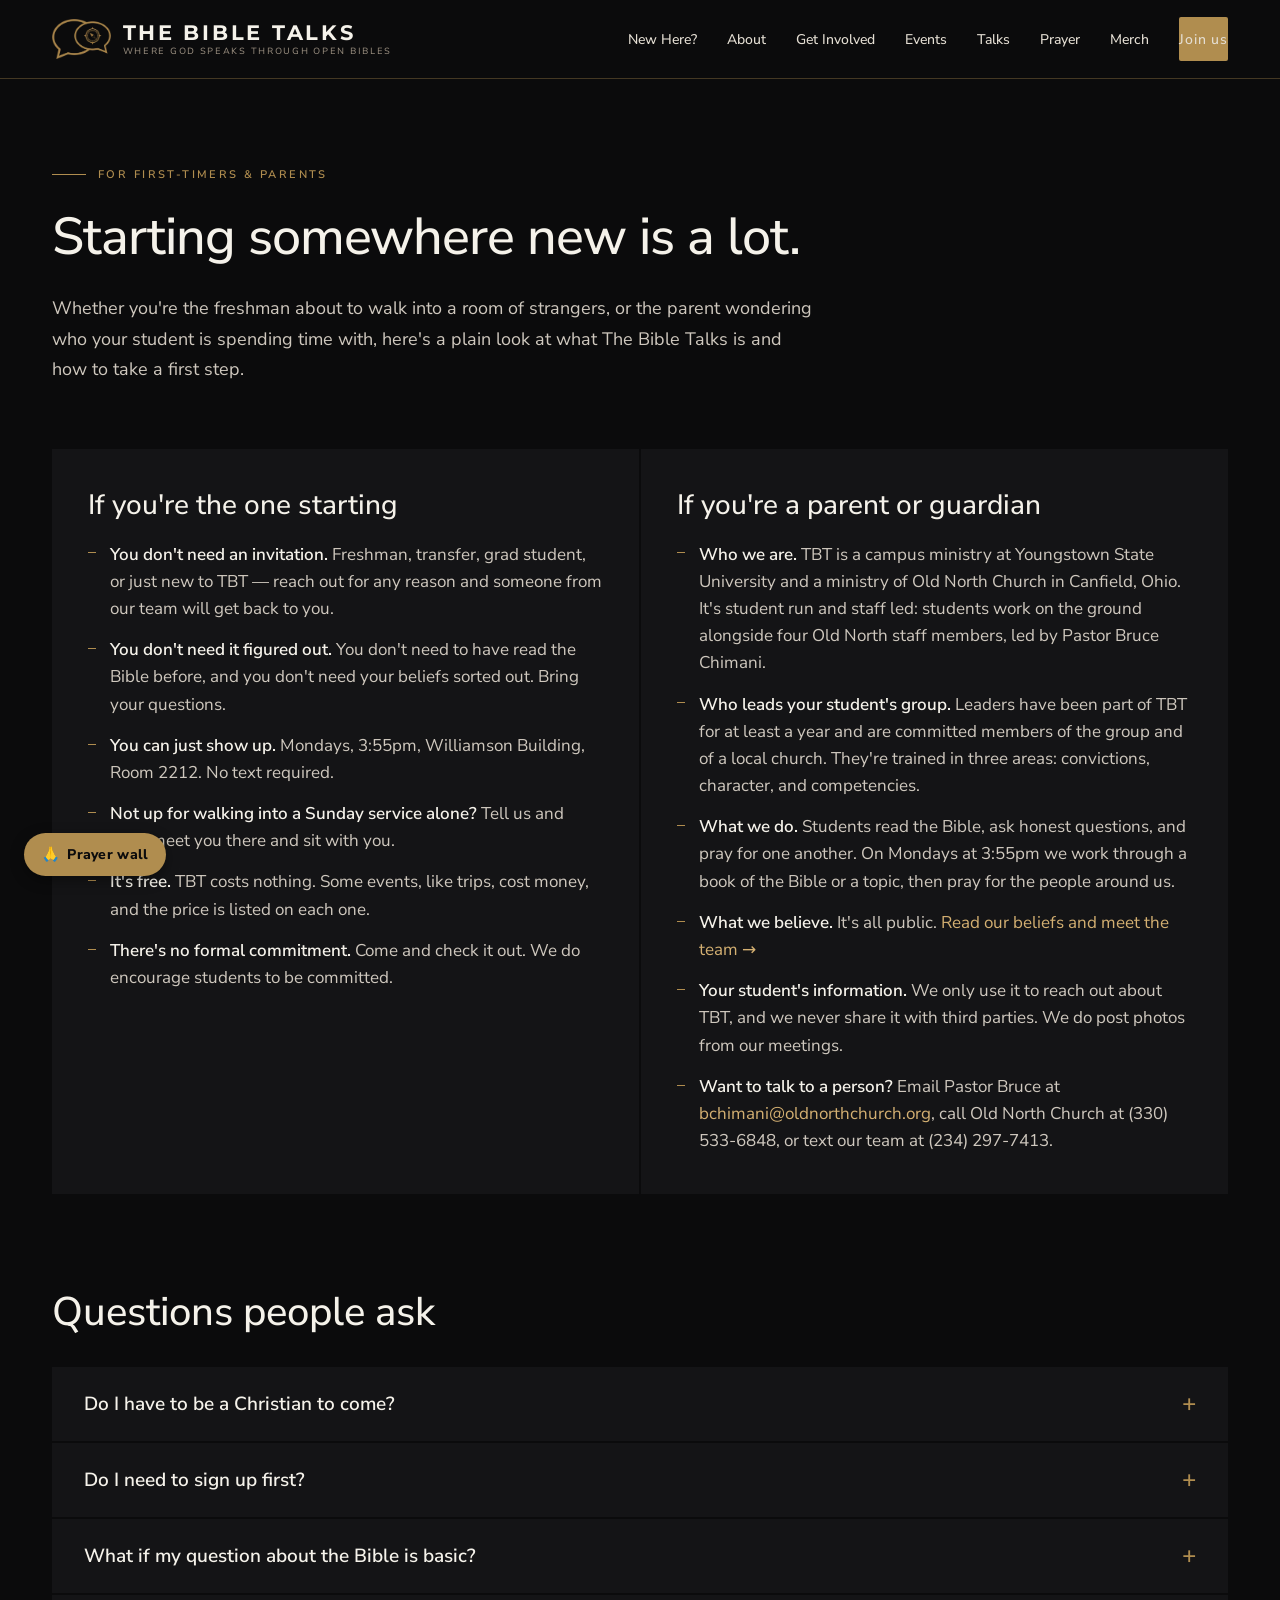
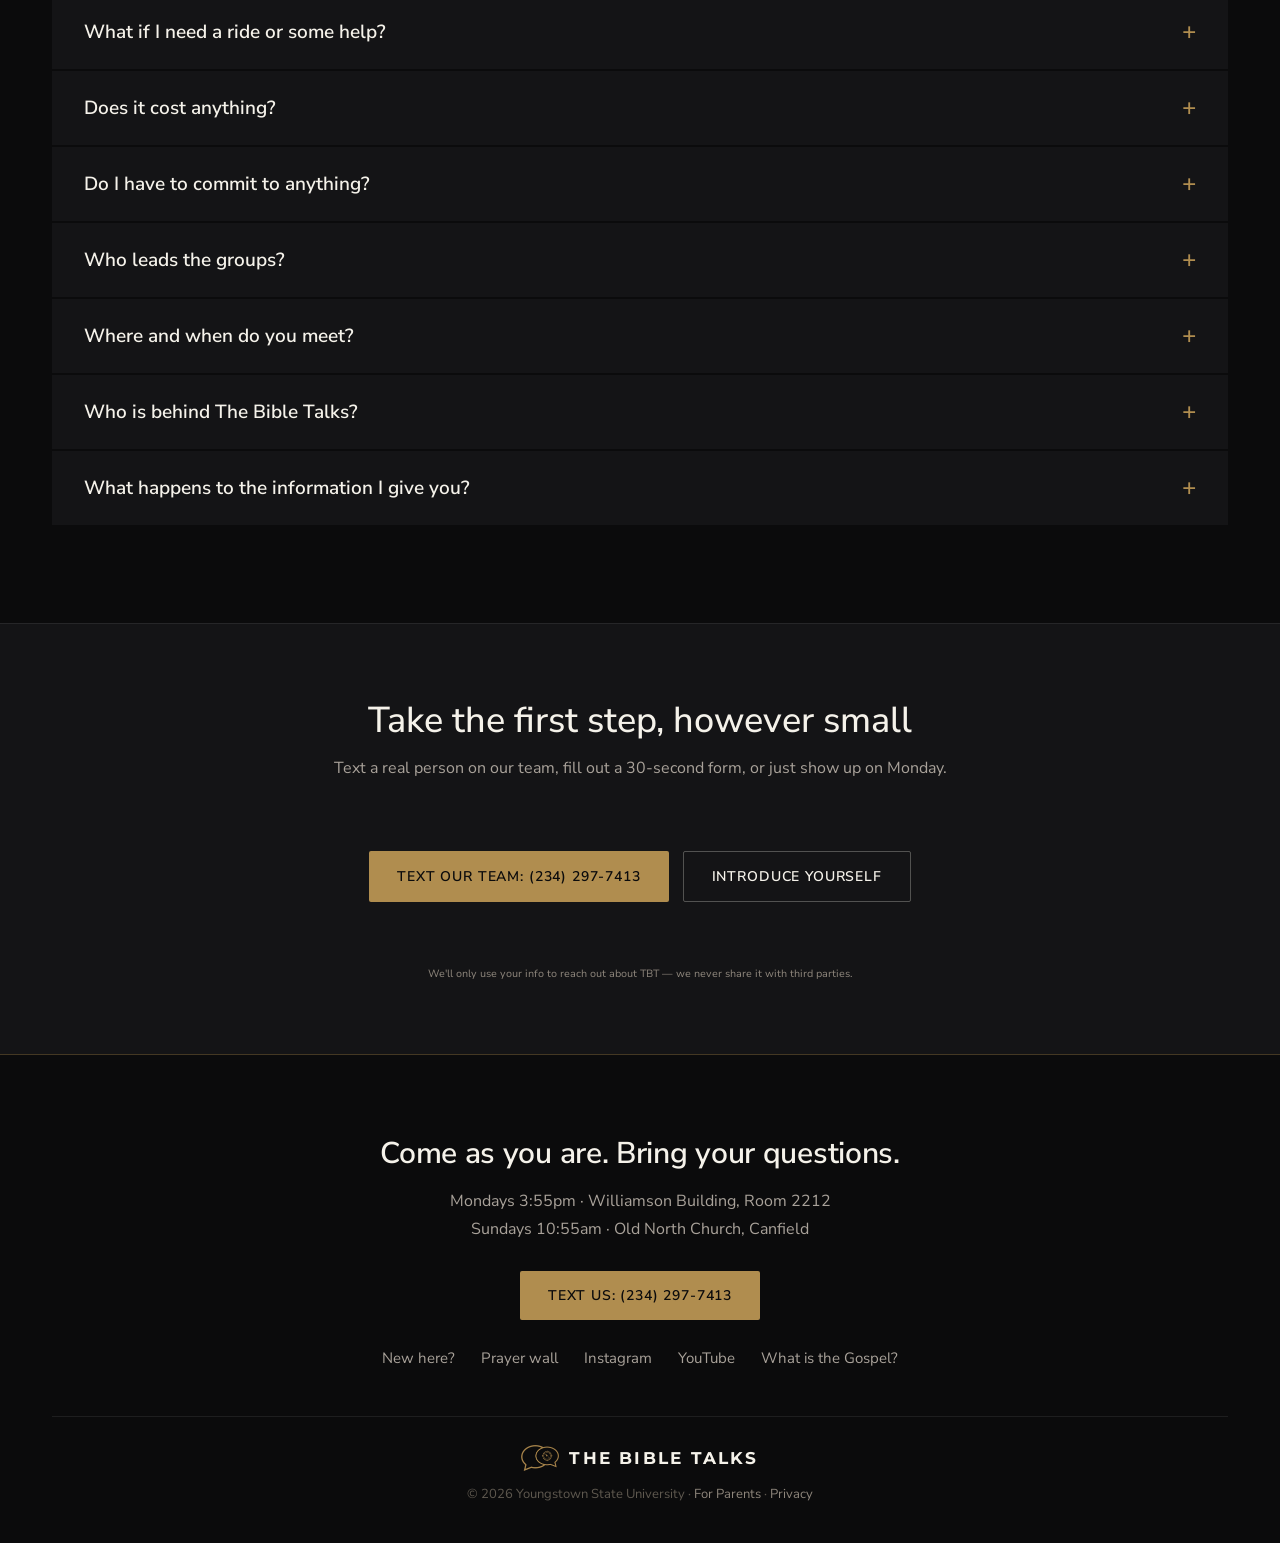
<file: parents.html>
<!doctype html>
<html lang="en">
<head>
<meta charset="UTF-8" />
<meta name="viewport" content="width=device-width, initial-scale=1.0" />
<title>For Parents &amp; First-Timers — The Bible Talks</title>
<meta name="description" content="Nervous about starting at YSU, or wondering who your student is spending time with? Here's an honest look at The Bible Talks and how to take a first step." />
<link rel="canonical" href="https://tbtysu.org/parents" />
<meta property="og:type" content="website" />
<meta property="og:title" content="For Parents &amp; First-Timers — The Bible Talks" />
<meta property="og:description" content="Nervous about starting at YSU, or wondering who your student is spending time with? Here's an honest look at The Bible Talks and how to take a first step." />
<meta property="og:image" content="https://tbtysu.org/images/og-image.png" />
<meta property="og:url" content="https://tbtysu.org/parents" />
<meta name="twitter:card" content="summary_large_image" />
<meta name="twitter:title" content="For Parents &amp; First-Timers — The Bible Talks" />
<meta name="twitter:description" content="Nervous about starting at YSU, or wondering who your student is spending time with? Here's an honest look at The Bible Talks and how to take a first step." />
<meta name="twitter:image" content="https://tbtysu.org/images/og-image.png" />
<link rel="preconnect" href="https://fonts.gstatic.com" crossorigin />
<link href="https://fonts.googleapis.com/css2?family=Montserrat:wght@700;800&family=Nunito+Sans:opsz,wght@6..12,300;6..12,400;6..12,500;6..12,600;6..12,700&display=swap" rel="stylesheet" />
<link rel="icon" type="image/png" href="images/favicon.png?v=6" />
<link rel="apple-touch-icon" href="images/apple-touch-icon.png?v=6" />
<link rel="stylesheet" href="css/styles.css?v=33" />
<script type="application/ld+json">
{
  "@context": "https://schema.org",
  "@type": "FAQPage",
  "mainEntity": [
    {
      "@type": "Question",
      "name": "Do I have to be a Christian to come?",
      "acceptedAnswer": {
        "@type": "Answer",
        "text": "No. Whether you're curious, skeptical, or ready to dive in, we want to talk."
      }
    },
    {
      "@type": "Question",
      "name": "Do I need to sign up first?",
      "acceptedAnswer": {
        "@type": "Answer",
        "text": "No. You don't need an invitation. Just show up on a Monday — 3:55pm, Williamson Building, Room 2212. If you'd rather say hi first, you can text our team or fill out a 30-second form, and someone will get back to you."
      }
    },
    {
      "@type": "Question",
      "name": "What if my question about the Bible is basic?",
      "acceptedAnswer": {
        "@type": "Answer",
        "text": "No question is too basic or too hard. We'd genuinely like to talk it through."
      }
    },
    {
      "@type": "Question",
      "name": "What if I need a ride or some help?",
      "acceptedAnswer": {
        "@type": "Answer",
        "text": "Ask. Groceries, an appointment, the airport — if you're stuck without a car, tell us and we'll see if anyone can help. Having a rough week? Tell us that too and we'll pray, with you or on our own."
      }
    },
    {
      "@type": "Question",
      "name": "Does it cost anything?",
      "acceptedAnswer": {
        "@type": "Answer",
        "text": "TBT is free. Some events, like trips, cost money, and the price is listed on each event on the Events page."
      }
    },
    {
      "@type": "Question",
      "name": "Do I have to commit to anything?",
      "acceptedAnswer": {
        "@type": "Answer",
        "text": "No. There's no formal commitment, so come and check it out. We do encourage students to be committed."
      }
    },
    {
      "@type": "Question",
      "name": "Who leads the groups?",
      "acceptedAnswer": {
        "@type": "Answer",
        "text": "Leaders have been part of TBT for at least a year and are committed members of the group and of a local church. They're trained in convictions, character, and competencies. TBT is student run and staff led, with four staff members from Old North Church, led by Pastor Bruce Chimani. You can email him at bchimani@oldnorthchurch.org."
      }
    },
    {
      "@type": "Question",
      "name": "Where and when do you meet?",
      "acceptedAnswer": {
        "@type": "Answer",
        "text": "Mondays at 3:55pm in the Williamson Building, Room 2212, at Youngstown State University. On Sundays there is a service at Old North Church at 9:15am, then TBT Sunday School at 10:55am."
      }
    },
    {
      "@type": "Question",
      "name": "Who is behind The Bible Talks?",
      "acceptedAnswer": {
        "@type": "Answer",
        "text": "TBT is a campus ministry at YSU and a ministry of Old North Church in Canfield, Ohio. You can read what we believe and meet the team."
      }
    },
    {
      "@type": "Question",
      "name": "What happens to the information I give you?",
      "acceptedAnswer": {
        "@type": "Answer",
        "text": "We only use it to reach out about TBT, and we never share it with third parties. You can read more on the privacy page."
      }
    }
  ]
}
</script>
</head>
<body>
<a class="skip-link" href="#main">Skip to content</a>

<header class="site-header">
  <div class="nav-inner">
    <a href="/" class="wordmark-link" style="flex-direction:row;align-items:center;gap:12px;">
      <img width="300" height="205" src="images/icon.webp" alt="" style="height:40px;width:auto;flex-shrink:0;" />
      <span style="display:flex;flex-direction:column;gap:2px;">
        <span class="wordmark">THE BIBLE TALKS</span>
        <span class="tagline">Where God speaks through open Bibles</span>
      </span>
    </a>
    <ul class="nav-links">
      <li><a href="/new-here">New Here?</a></li>
      <li><a href="/about">About</a></li>
      <li><a href="/get-involved">Get Involved</a></li>
      <li><a href="/events">Events</a></li>
      <li><a href="/talks">Talks</a></li>
      <li><a href="/prayer">Prayer</a></li>
      <li><a href="/merch">Merch</a></li>
      <li class="nav-cta-item"><a class="btn btn-gold btn-sm" href="/get-involved">Join us</a></li>
    </ul>
    <button class="nav-toggle" aria-label="Toggle menu" aria-expanded="false">Menu</button>
  </div>
</header>

<main id="main">

  <section class="section section-tight-top" style="padding-bottom:0;">
    <div class="eyebrow-row">
      <span class="eyebrow-rule"></span>
      <span class="eyebrow-text">For first-timers &amp; parents</span>
    </div>
    <h1 class="page-h1">Starting somewhere new is a lot.</h1>
    <p style="font-size:18px;line-height:1.7;color:var(--body-text);margin:28px 0 0;max-width:760px;">Whether you're the freshman about to walk into a room of strangers, or the parent wondering who your student is spending time with, here's a plain look at what The Bible Talks is and how to take a first step.</p>
  </section>

  <section class="section" style="padding-top:64px;">
    <div class="two-up">
      <div>
        <h2>If you're the one starting</h2>
        <ul>
          <li><strong>You don't need an invitation.</strong> Freshman, transfer, grad student, or just new to TBT — reach out for any reason and someone from our team will get back to you.</li>
          <li><strong>You don't need it figured out.</strong> You don't need to have read the Bible before, and you don't need your beliefs sorted out. Bring your questions.</li>
          <li><strong>You can just show up.</strong> Mondays, 3:55pm, Williamson Building, Room 2212. No text required.</li>
          <li><strong>Not up for walking into a Sunday service alone?</strong> Tell us and we'll meet you there and sit with you.</li>
          <li><strong>It's free.</strong> TBT costs nothing. Some events, like trips, cost money, and the price is listed on each one.</li>
          <li><strong>There's no formal commitment.</strong> Come and check it out. We do encourage students to be committed.</li>
        </ul>
      </div>
      <div>
        <h2>If you're a parent or guardian</h2>
        <ul>
          <li><strong>Who we are.</strong> TBT is a campus ministry at Youngstown State University and a ministry of Old North Church in Canfield, Ohio. It's student run and staff led: students work on the ground alongside four Old North staff members, led by Pastor Bruce Chimani.</li>
          <li><strong>Who leads your student's group.</strong> Leaders have been part of TBT for at least a year and are committed members of the group and of a local church. They're trained in three areas: convictions, character, and competencies.</li>
          <li><strong>What we do.</strong> Students read the Bible, ask honest questions, and pray for one another. On Mondays at 3:55pm we work through a book of the Bible or a topic, then pray for the people around us.</li>
          <li><strong>What we believe.</strong> It's all public. <a href="/about" style="color:var(--gold-bright);">Read our beliefs and meet the team →</a></li>
          <li><strong>Your student's information.</strong> We only use it to reach out about TBT, and we never share it with third parties. We do post photos from our meetings.</li>
          <li><strong>Want to talk to a person?</strong> Email Pastor Bruce at <a href="mailto:bchimani@oldnorthchurch.org" style="color:var(--gold-bright);">bchimani@oldnorthchurch.org</a>, call Old North Church at (330) 533-6848, or text our team at (234) 297-7413.</li>
        </ul>
      </div>
    </div>
  </section>

  <section class="section" style="padding-top:0;">
    <h2 class="section-title" style="margin-bottom:32px;">Questions people ask</h2>
    <div class="faq">
      <details>
        <summary>Do I have to be a Christian to come?</summary>
        <p>No. Whether you're curious, skeptical, or ready to dive in, we want to talk.</p>
      </details>
      <details>
        <summary>Do I need to sign up first?</summary>
        <p>No. You don't need an invitation. Just show up on a Monday — 3:55pm, Williamson Building, Room 2212. If you'd rather say hi first, you can <a href="sms:+12342977413?&body=Hi! I'm new and would love to connect.">text our team</a> or <a href="https://old-north-church-17379.churchcenter.com/people/forms/1125552" target="_blank" rel="noopener">fill out a 30-second form</a>, and someone will get back to you.</p>
      </details>
      <details>
        <summary>What if my question about the Bible is basic?</summary>
        <p>No question is too basic or too hard. We'd genuinely like to talk it through.</p>
      </details>
      <details>
        <summary>What if I need a ride or some help?</summary>
        <p>Ask. Groceries, an appointment, the airport — if you're stuck without a car, tell us and we'll see if anyone can help. Having a rough week? Tell us that too and we'll pray, with you or on our own.</p>
      </details>
      <details>
        <summary>Does it cost anything?</summary>
        <p>TBT is free. Some events, like trips, cost money, and the price is listed on each event on the <a href="/events">Events page</a>.</p>
      </details>
      <details>
        <summary>Do I have to commit to anything?</summary>
        <p>No. There's no formal commitment, so come and check it out. We do encourage students to be committed.</p>
      </details>
      <details>
        <summary>Who leads the groups?</summary>
        <p>Leaders have been part of TBT for at least a year and are committed members of the group and of a local church. They're trained in convictions, character, and competencies. TBT is student run and staff led, with four staff members from Old North Church, led by Pastor Bruce Chimani. You can email him at <a href="mailto:bchimani@oldnorthchurch.org">bchimani@oldnorthchurch.org</a>.</p>
      </details>
      <details>
        <summary>Where and when do you meet?</summary>
        <p>Mondays at 3:55pm in the Williamson Building, Room 2212, at Youngstown State University. On Sundays there is a service at Old North Church at 9:15am, then TBT Sunday School at 10:55am.</p>
      </details>
      <details>
        <summary>Who is behind The Bible Talks?</summary>
        <p>TBT is a campus ministry at YSU and a ministry of Old North Church in Canfield, Ohio. You can read <a href="/about">what we believe and meet the team</a>.</p>
      </details>
      <details>
        <summary>What happens to the information I give you?</summary>
        <p>We only use it to reach out about TBT, and we never share it with third parties. You can read more on the <a href="/privacy">privacy page</a>.</p>
      </details>
    </div>
  </section>

  <section class="cta-band">
    <div class="cta-band-inner" style="justify-content:center;text-align:center;flex-direction:column;">
      <div>
        <h2>Take the first step, however small</h2>
        <p>Text a real person on our team, fill out a 30-second form, or just show up on Monday.</p>
      </div>
      <div class="btn-row" style="display:flex;gap:14px;justify-content:center;margin-top:24px;flex-wrap:wrap;">
        <a class="btn btn-gold btn-lg" href="sms:+12342977413?&body=Hi! I'm new and would love to connect." target="_blank" rel="noopener">Text Our Team: (234) 297-7413</a>
        <a class="btn btn-ghost btn-lg" href="https://old-north-church-17379.churchcenter.com/people/forms/1125552" target="_blank" rel="noopener">Introduce Yourself</a>
      </div>
      <p class="form-note" style="margin:16px auto 0;">We'll only use your info to reach out about TBT — we never share it with third parties.</p>
    </div>
  </section>

</main>

<footer class="site-footer">
  <div class="footer-invite">
    <div class="footer-invite-title">Come as you are. Bring your questions.</div>
    <p class="footer-invite-times"><span>Mondays 3:55pm &middot; Williamson Building, Room 2212</span><span>Sundays 10:55am &middot; Old North Church, Canfield</span></p>
    <a class="btn btn-gold btn-lg" href="sms:+12342977413?&amp;body=Hi! I'm new and would love to connect.">Text us: (234) 297-7413</a>
    <ul class="footer-invite-links">
      <li><a href="/new-here">New here?</a></li>
      <li><a href="/prayer">Prayer wall</a></li>
      <li><a href="https://instagram.com/thebibletalksysu" target="_blank" rel="noopener">Instagram</a></li>
      <li><a href="https://www.youtube.com/@TheBibleTalksYSU" target="_blank" rel="noopener">YouTube</a></li>
      <li><a href="https://twowaystolive.com" target="_blank" rel="noopener">What is the Gospel?</a></li>
    </ul>
  </div>
  <div class="footer-bottom-wrap">
    <div class="footer-bottom">
      <div class="footer-brand"><img src="/images/icon.webp" width="300" height="205" alt="" loading="lazy" decoding="async" /><span class="footer-wordmark">THE BIBLE TALKS</span></div>
      <div>&copy; <span id="year"></span> Youngstown State University &middot; <a href="/parents">For Parents</a> &middot; <a href="/privacy">Privacy</a></div>
    </div>
  </div>
</footer>

<script src="js/main.js?v=2"></script>
<script>document.getElementById("year").textContent = new Date().getFullYear();</script>
<script data-goatcounter="https://thebibletalksysu.goatcounter.com/count"
        async src="//gc.zgo.at/count.js"></script>
</body>
</html>
</file>
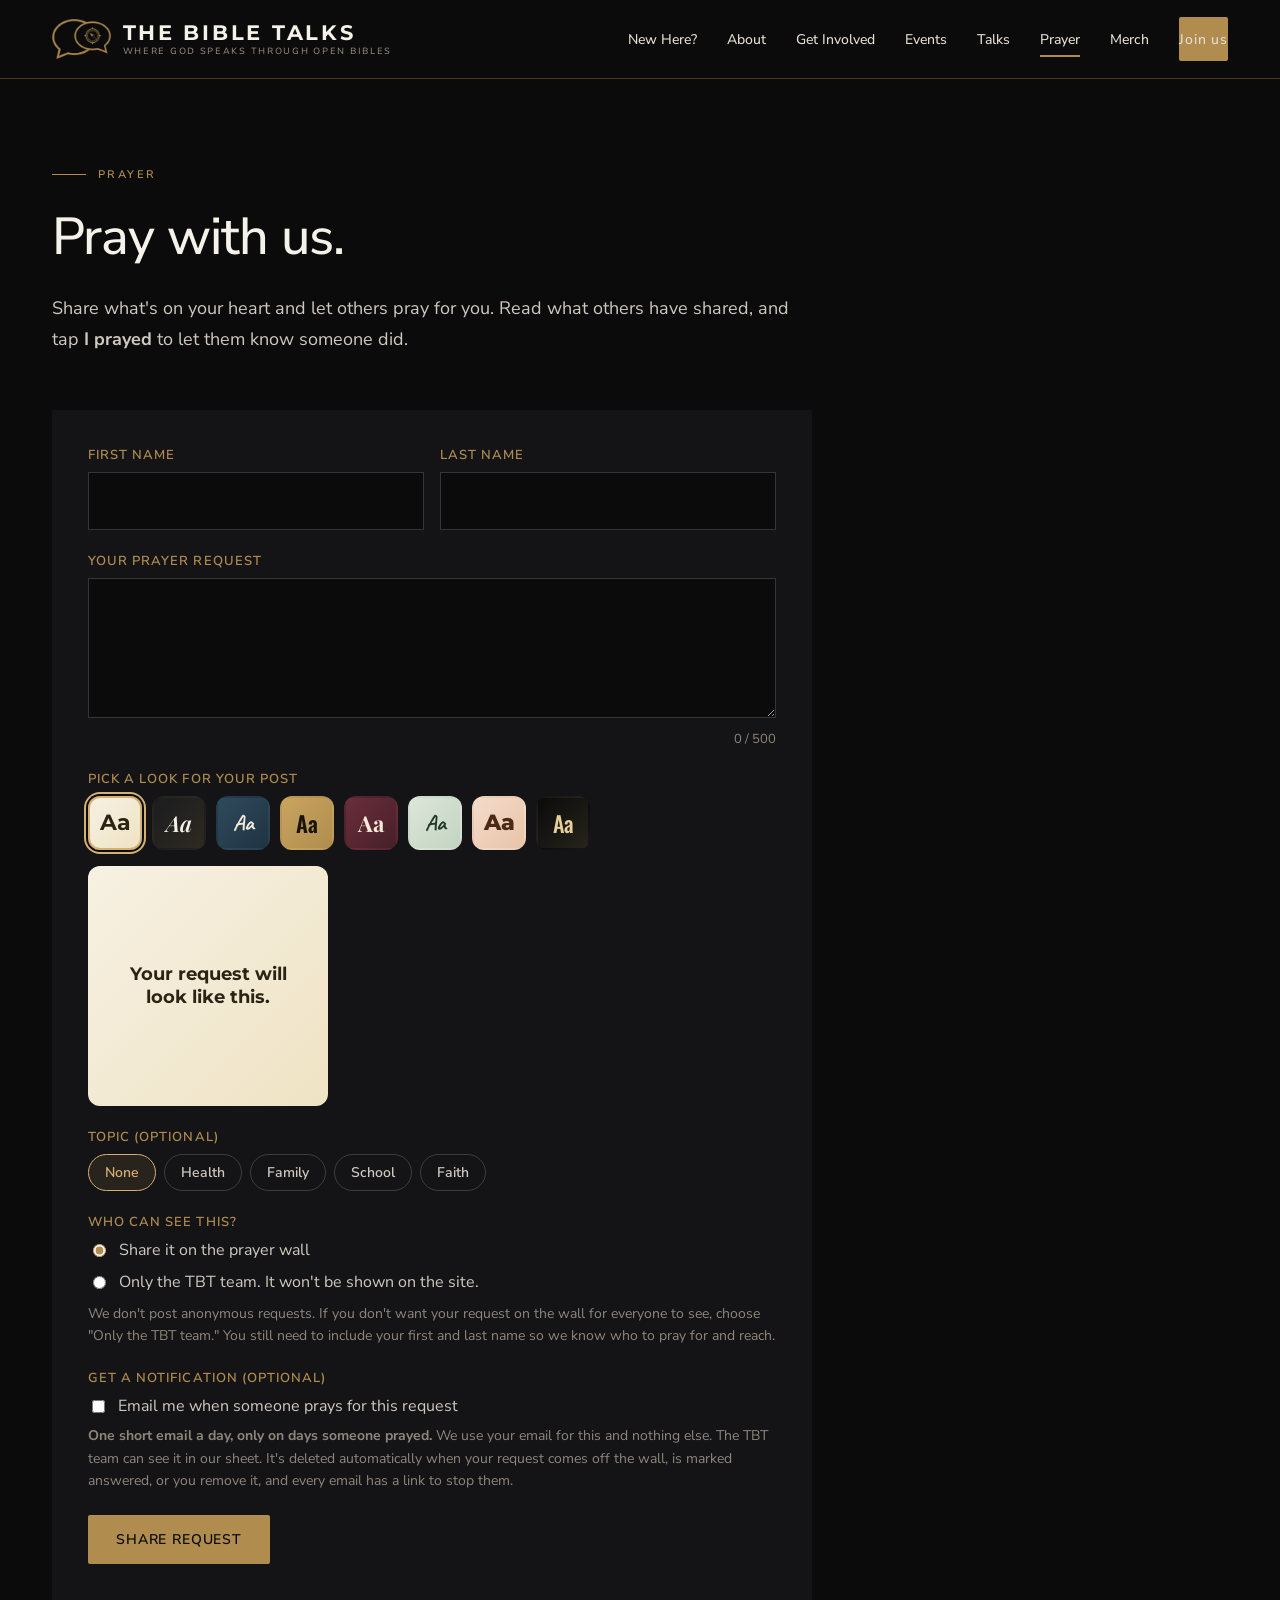
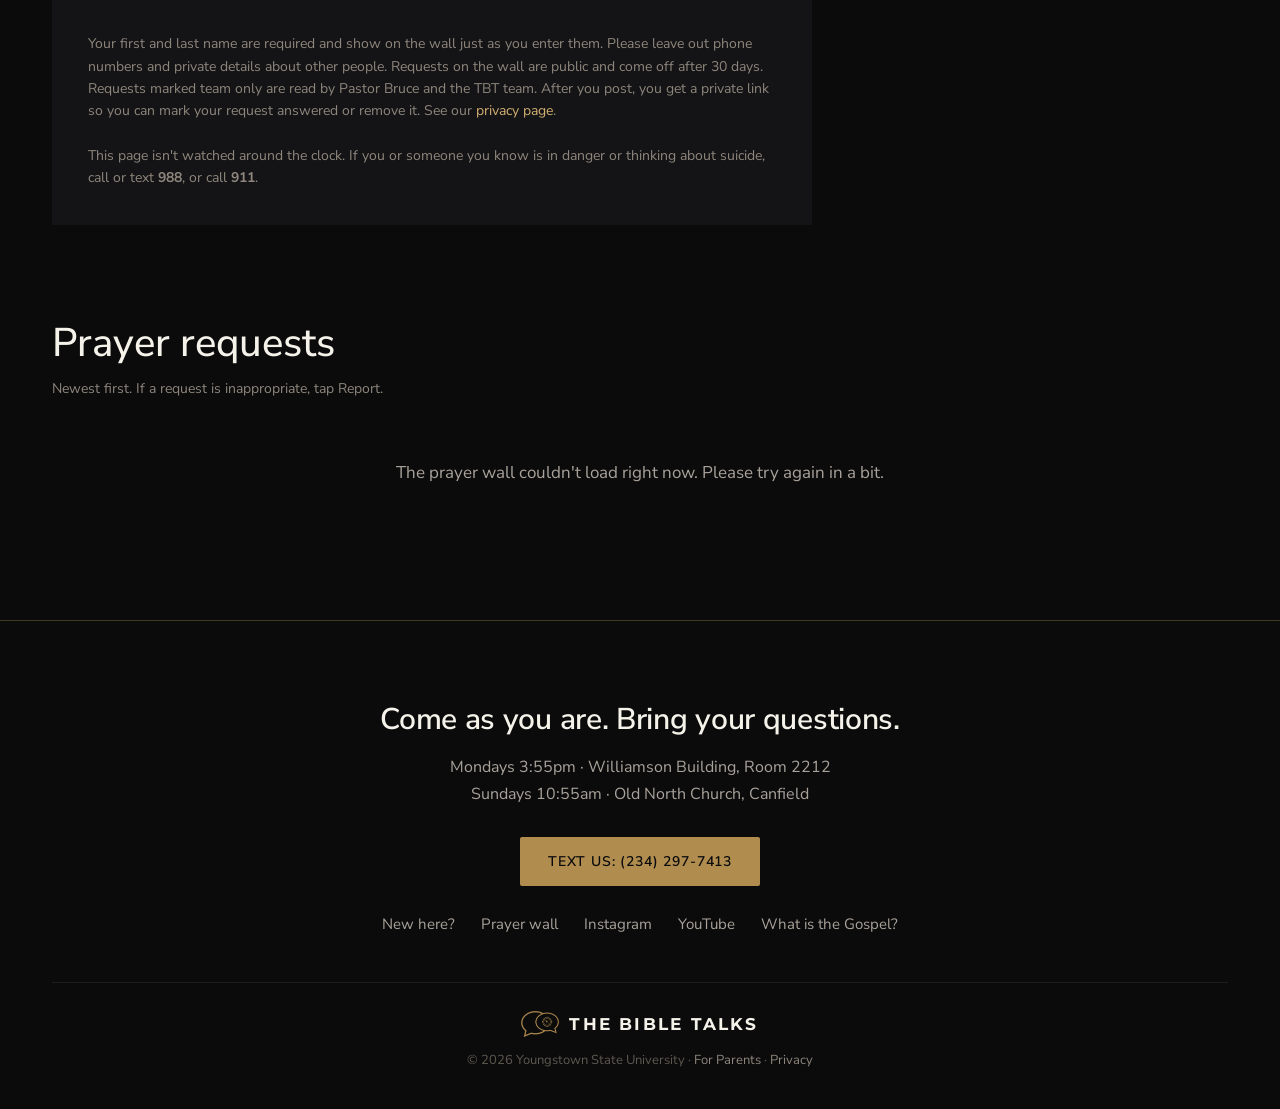
<file: prayer.html>
<!doctype html>
<html lang="en">
<head>
<meta charset="UTF-8" />
<meta name="viewport" content="width=device-width, initial-scale=1.0" />
<title>Prayer Wall — The Bible Talks</title>
<meta name="description" content="Share a prayer request and pray for others in The Bible Talks community at YSU." />
<meta name="robots" content="noindex" />
<link rel="canonical" href="https://tbtysu.org/prayer" />
<meta property="og:type" content="website" />
<meta property="og:site_name" content="The Bible Talks" />
<meta property="og:title" content="Pray for each other · TBT Prayer Wall" />
<meta property="og:description" content="Share a prayer request and pray for others in The Bible Talks community at YSU." />
<meta property="og:image" content="https://tbtysu.org/images/og-prayer.jpg" />
<meta property="og:image:width" content="1200" />
<meta property="og:image:height" content="630" />
<meta property="og:image:alt" content="Pray for each other. The Bible Talks prayer wall at tbtysu.org/prayer" />
<meta property="og:url" content="https://tbtysu.org/prayer" />
<meta name="twitter:card" content="summary_large_image" />
<meta name="twitter:title" content="Pray for each other · TBT Prayer Wall" />
<meta name="twitter:description" content="Share a prayer request and pray for others in The Bible Talks community at YSU." />
<meta name="twitter:image" content="https://tbtysu.org/images/og-prayer.jpg" />
<link rel="preconnect" href="https://fonts.gstatic.com" crossorigin />
<link href="https://fonts.googleapis.com/css2?family=Montserrat:wght@700;800&family=Nunito+Sans:opsz,wght@6..12,300;6..12,400;6..12,500;6..12,600;6..12,700&display=swap" rel="stylesheet" />
<link rel="icon" type="image/png" href="images/favicon.png?v=6" />
<link rel="apple-touch-icon" href="images/apple-touch-icon.png?v=6" />
<link rel="stylesheet" href="css/styles.css?v=33" />
</head>
<body>
<a class="skip-link" href="#main">Skip to content</a>

<header class="site-header">
  <div class="nav-inner">
    <a href="/" class="wordmark-link" style="flex-direction:row;align-items:center;gap:12px;">
      <img width="300" height="205" src="images/icon.webp" alt="" style="height:40px;width:auto;flex-shrink:0;" />
      <span style="display:flex;flex-direction:column;gap:2px;">
        <span class="wordmark">THE BIBLE TALKS</span>
        <span class="tagline">Where God speaks through open Bibles</span>
      </span>
    </a>
    <ul class="nav-links">
      <li><a href="/new-here">New Here?</a></li>
      <li><a href="/about">About</a></li>
      <li><a href="/get-involved">Get Involved</a></li>
      <li><a href="/events">Events</a></li>
      <li><a href="/talks">Talks</a></li>
      <li><a href="/prayer" aria-current="page">Prayer</a></li>
      <li><a href="/merch">Merch</a></li>
      <li class="nav-cta-item"><a class="btn btn-gold btn-sm" href="/get-involved">Join us</a></li>
    </ul>
    <button class="nav-toggle" aria-label="Toggle menu" aria-expanded="false">Menu</button>
  </div>
</header>

<main id="main">

  <section class="section section-tight-top" style="padding-bottom:0;">
    <div class="eyebrow-row">
      <span class="eyebrow-rule"></span>
      <span class="eyebrow-text">Prayer</span>
    </div>
    <h1 class="page-h1">Pray with us.</h1>
    <p style="font-size:18px;line-height:1.7;color:var(--body-text);margin:28px 0 0;max-width:760px;">Share what's on your heart and let others pray for you. Read what others have shared, and tap <strong>I prayed</strong> to let them know someone did.</p>
  </section>

  <section class="section" style="padding-top:56px;">
    <div id="prayer-soon" class="prayer-form" hidden>
      <p style="margin:0;font-size:19px;color:var(--cream);">The prayer wall is opening soon.</p>
      <p class="prayer-hint">In the meantime, text our team at <a href="sms:+12342977413">(234) 297-7413</a> and we'll pray for you.</p>
    </div>

    <form id="prayer-form" class="prayer-form" novalidate>
      <div class="prayer-names">
        <div>
          <label for="pf-name">First name</label>
          <input id="pf-name" name="name" type="text" maxlength="20" autocomplete="given-name" required />
        </div>
        <div>
          <label for="pf-last">Last name</label>
          <input id="pf-last" name="last" type="text" maxlength="30" autocomplete="family-name" required />
        </div>
      </div>
      <div>
        <label for="pf-text">Your prayer request</label>
        <textarea id="pf-text" name="text" maxlength="500" required></textarea>
        <div class="prayer-count" id="prayer-count">0 / 500</div>
      </div>
      <fieldset>
        <legend>Pick a look for your post</legend>
        <div class="look-pick" id="pf-looks" role="radiogroup" aria-label="Pick a look for your post"></div>
        <div class="look-preview" id="pf-preview" aria-hidden="true"></div>
      </fieldset>
      <fieldset>
        <legend>Topic (optional)</legend>
        <div class="topic-pick">
          <label class="topic-opt"><input type="radio" name="topic" value="" checked /><span>None</span></label>
          <label class="topic-opt"><input type="radio" name="topic" value="Health" /><span>Health</span></label>
          <label class="topic-opt"><input type="radio" name="topic" value="Family" /><span>Family</span></label>
          <label class="topic-opt"><input type="radio" name="topic" value="School" /><span>School</span></label>
          <label class="topic-opt"><input type="radio" name="topic" value="Faith" /><span>Faith</span></label>
        </div>
      </fieldset>
      <fieldset>
        <legend>Who can see this?</legend>
        <label class="prayer-radio"><input type="radio" name="visibility" value="public" checked /> Share it on the prayer wall</label>
        <label class="prayer-radio"><input type="radio" name="visibility" value="team" /> Only the TBT team. It won't be shown on the site.</label>
        <p class="prayer-hint" style="margin-top:4px;">We don't post anonymous requests. If you don't want your request on the wall for everyone to see, choose "Only the TBT team." You still need to include your first and last name so we know who to pray for and reach.</p>
      </fieldset>
      <fieldset id="pf-notify">
        <legend>Get a notification (optional)</legend>
        <label class="prayer-check"><input type="checkbox" name="notify" /> <span>Email me when someone prays for this request</span></label>
        <div id="pf-email-wrap" hidden>
          <input id="pf-email" name="email" type="email" maxlength="100" autocomplete="email" placeholder="you@example.com" aria-label="Your email address" />
        </div>
        <p class="prayer-hint" style="margin-top:8px;"><strong>One short email a day, only on days someone prayed.</strong> We use your email for this and nothing else. The TBT team can see it in our sheet. It's deleted automatically when your request comes off the wall, is marked answered, or you remove it, and every email has a link to stop them.</p>
      </fieldset>
      <div class="hp" aria-hidden="true"><label>Leave this empty <input type="text" name="website" tabindex="-1" autocomplete="off" /></label></div>
      <button type="submit" class="btn btn-gold btn-lg">Share request</button>
      <p id="prayer-msg" class="prayer-msg" role="status" aria-live="polite"></p>
      <div id="prayer-manage" class="prayer-manage" hidden></div>
      <p class="prayer-hint">Your first and last name are required and show on the wall just as you enter them. Please leave out phone numbers and private details about other people. Requests on the wall are public and come off after 30 days. Requests marked team only are read by Pastor Bruce and the TBT team. After you post, you get a private link so you can mark your request answered or remove it. See our <a href="/privacy">privacy page</a>.</p>
      <p class="prayer-hint">This page isn't watched around the clock. If you or someone you know is in danger or thinking about suicide, call or text <strong>988</strong>, or call <strong>911</strong>.</p>
    </form>
  </section>

  <section class="section" style="padding-top:0;">
    <div id="prayer-wall-head">
      <h2 class="section-title" style="margin-bottom:12px;">Prayer requests</h2>
      <p class="prayer-hint" style="margin:0 0 20px;">Newest first. If a request is inappropriate, tap Report.</p>
      <button type="button" id="prayer-focus-btn" class="prayer-focus-link" hidden>Pray through them one at a time →</button>
    </div>
    <div id="prayer-focus" class="prayer-focus" hidden></div>
    <div id="prayer-wall" data-limit="80" data-full="1" aria-live="polite"><p class="prayer-empty">Loading prayer requests…</p></div>
    <noscript><p class="prayer-hint">The prayer wall needs JavaScript. You can also text our team at (234) 297-7413.</p></noscript>
  </section>

</main>

<footer class="site-footer">
  <div class="footer-invite">
    <div class="footer-invite-title">Come as you are. Bring your questions.</div>
    <p class="footer-invite-times"><span>Mondays 3:55pm &middot; Williamson Building, Room 2212</span><span>Sundays 10:55am &middot; Old North Church, Canfield</span></p>
    <a class="btn btn-gold btn-lg" href="sms:+12342977413?&amp;body=Hi! I'm new and would love to connect.">Text us: (234) 297-7413</a>
    <ul class="footer-invite-links">
      <li><a href="/new-here">New here?</a></li>
      <li><a href="/prayer">Prayer wall</a></li>
      <li><a href="https://instagram.com/thebibletalksysu" target="_blank" rel="noopener">Instagram</a></li>
      <li><a href="https://www.youtube.com/@TheBibleTalksYSU" target="_blank" rel="noopener">YouTube</a></li>
      <li><a href="https://twowaystolive.com" target="_blank" rel="noopener">What is the Gospel?</a></li>
    </ul>
  </div>
  <div class="footer-bottom-wrap">
    <div class="footer-bottom">
      <div class="footer-brand"><img src="/images/icon.webp" width="300" height="205" alt="" loading="lazy" decoding="async" /><span class="footer-wordmark">THE BIBLE TALKS</span></div>
      <div>&copy; <span id="year"></span> Youngstown State University &middot; <a href="/parents">For Parents</a> &middot; <a href="/privacy">Privacy</a></div>
    </div>
  </div>
</footer>

<script src="js/main.js?v=2"></script>
<script>document.getElementById("year").textContent = new Date().getFullYear();</script>
<script src="js/prayer-config.js"></script>
<script src="js/prayer.js?v=4"></script>
<script data-goatcounter="https://thebibletalksysu.goatcounter.com/count"
        async src="//gc.zgo.at/count.js"></script>
</body>
</html>
</file>
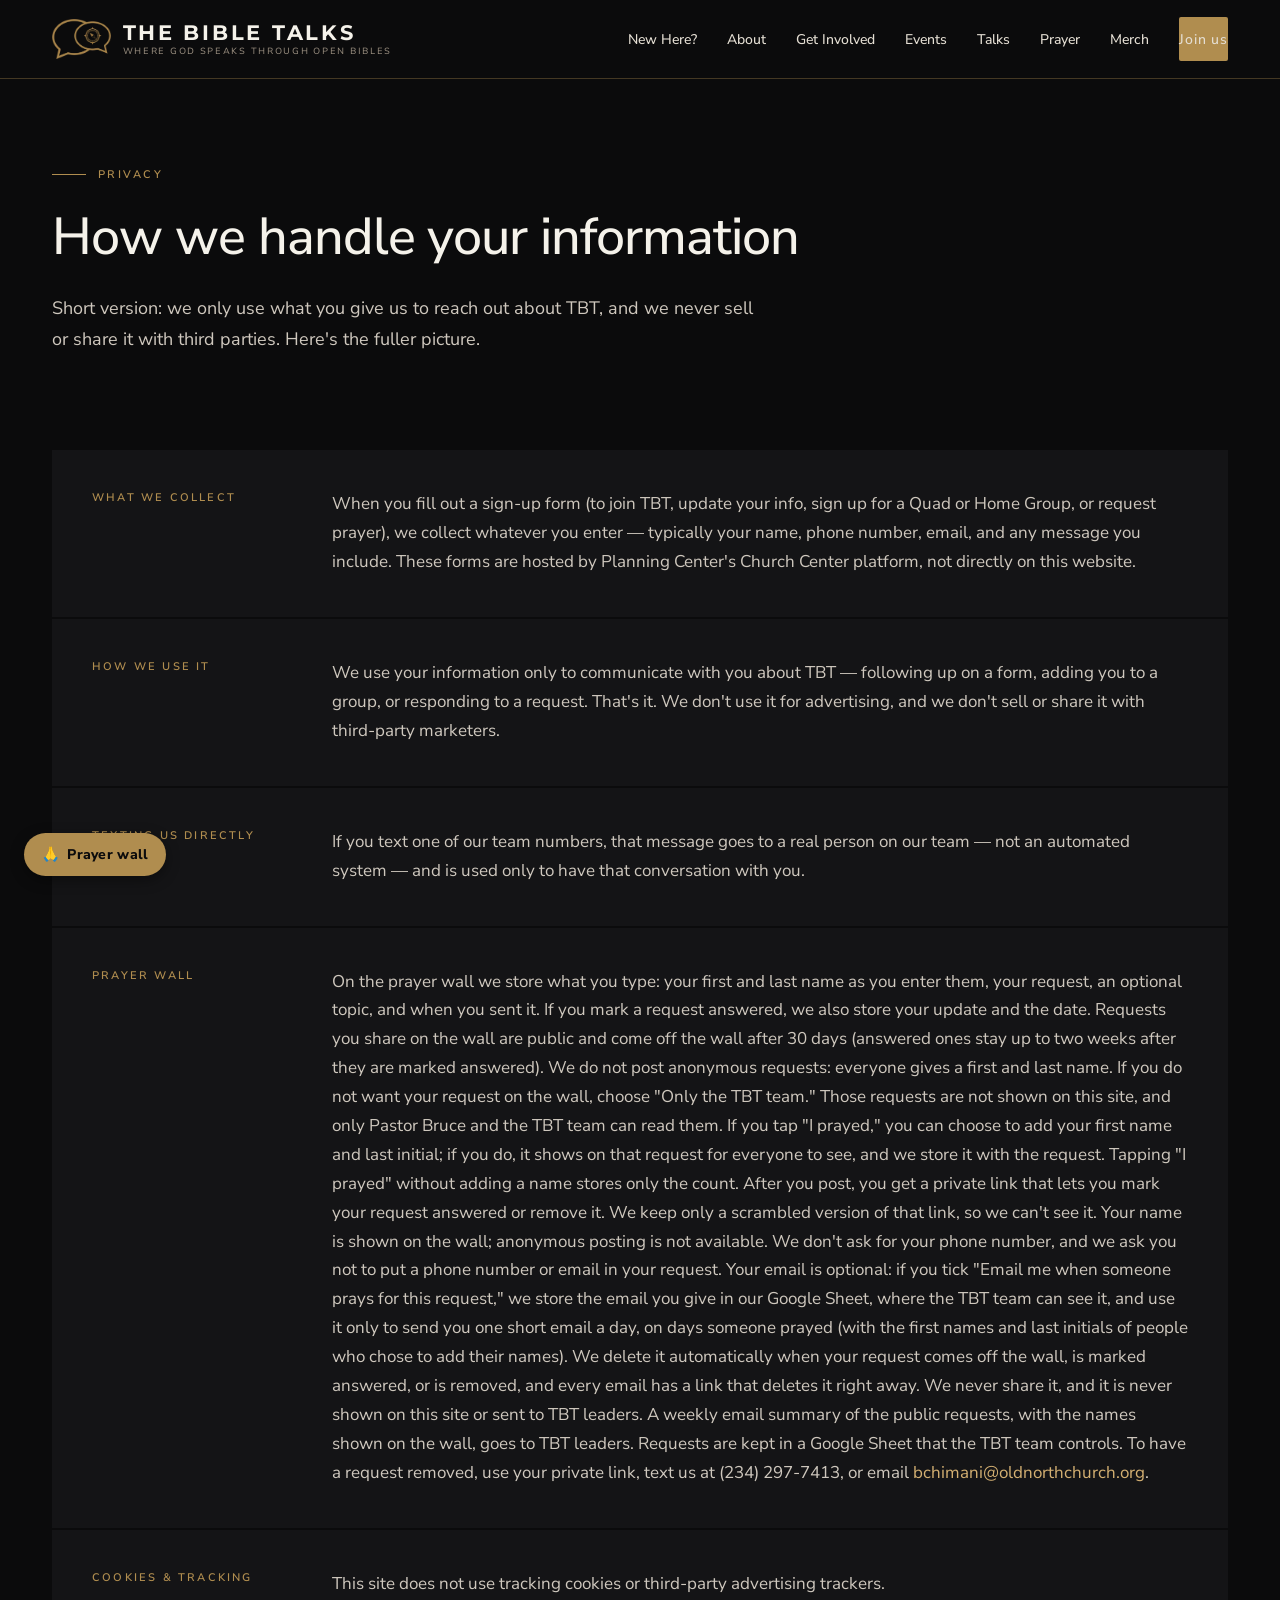
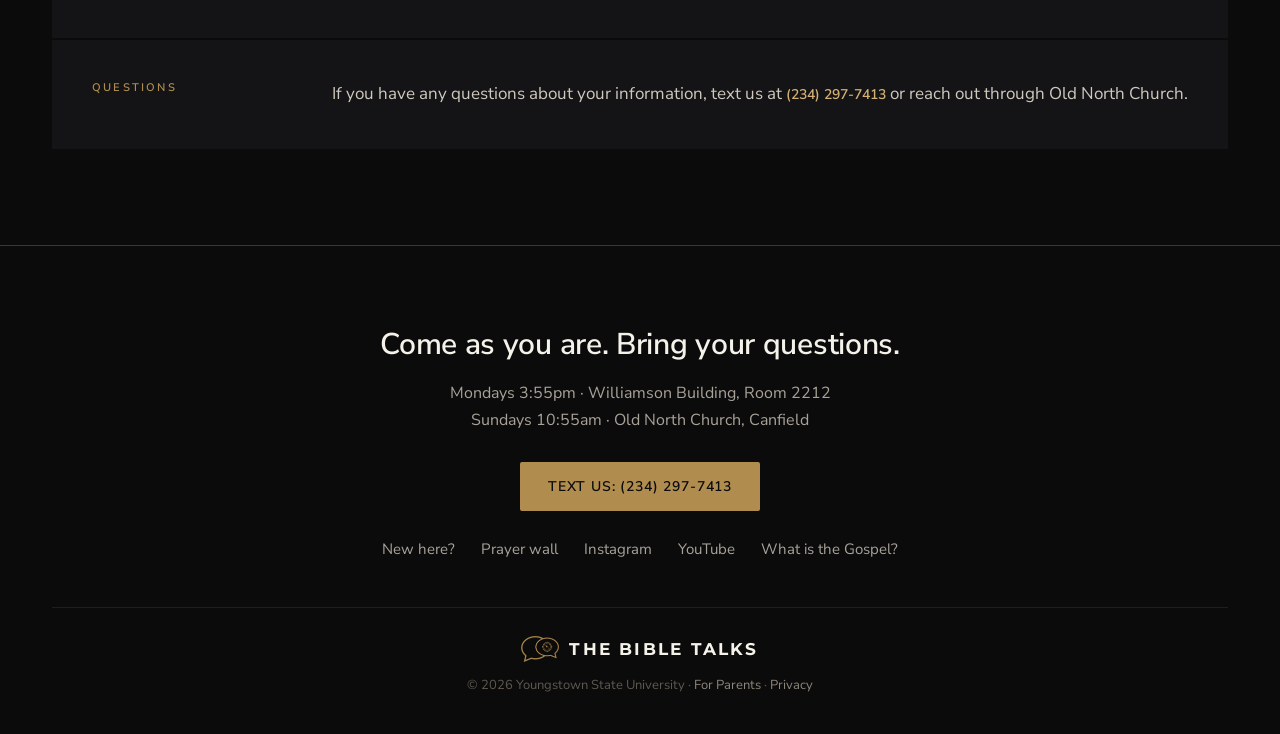
<file: privacy.html>
<!doctype html>
<html lang="en">
<head>
<meta charset="UTF-8" />
<meta name="viewport" content="width=device-width, initial-scale=1.0" />
<title>Privacy — The Bible Talks</title>
<meta name="description" content="How The Bible Talks (TBT) handles the information you share with us through sign-up forms and contact requests." />
<link rel="preconnect" href="https://fonts.gstatic.com" crossorigin />
<link href="https://fonts.googleapis.com/css2?family=Montserrat:wght@700;800&family=Nunito+Sans:opsz,wght@6..12,300;6..12,400;6..12,500;6..12,600;6..12,700&display=swap" rel="stylesheet" />
<link rel="canonical" href="https://tbtysu.org/privacy" />
<link rel="icon" type="image/png" href="images/favicon.png?v=6" />
<link rel="apple-touch-icon" href="images/apple-touch-icon.png?v=6" />
<link rel="stylesheet" href="css/styles.css?v=33" />
</head>
<body>
<a class="skip-link" href="#main">Skip to content</a>

<header class="site-header">
  <div class="nav-inner">
    <a href="/" class="wordmark-link" style="flex-direction:row;align-items:center;gap:12px;">
      <img width="300" height="205" src="images/icon.webp" alt="" style="height:40px;width:auto;flex-shrink:0;" />
      <span style="display:flex;flex-direction:column;gap:2px;">
        <span class="wordmark">THE BIBLE TALKS</span>
        <span class="tagline">Where God speaks through open Bibles</span>
      </span>
    </a>
    <ul class="nav-links">
      <li><a href="/new-here">New Here?</a></li>
      <li><a href="/about">About</a></li>
      <li><a href="/get-involved">Get Involved</a></li>
      <li><a href="/events">Events</a></li>
      <li><a href="/talks">Talks</a></li>
      <li><a href="/prayer">Prayer</a></li>
      <li><a href="/merch">Merch</a></li>
      <li class="nav-cta-item"><a class="btn btn-gold btn-sm" href="/get-involved">Join us</a></li>
    </ul>
    <button class="nav-toggle" aria-label="Toggle menu" aria-expanded="false">Menu</button>
  </div>
</header>

<main id="main">

  <section class="section section-tight-top" style="padding-bottom:0;">
    <div class="eyebrow-row">
      <span class="eyebrow-rule"></span>
      <span class="eyebrow-text">Privacy</span>
    </div>
    <h1 class="page-h1">How we handle your information</h1>
    <p style="font-size:18px;line-height:1.7;color:var(--body-text);margin:28px 0 0;max-width:720px;">Short version: we only use what you give us to reach out about TBT, and we never sell or share it with third parties. Here's the fuller picture.</p>
  </section>

  <section class="section">
    <div class="program-rows">
      <div class="program-row">
        <div class="program-label-col">
          <div class="program-label">What we collect</div>
        </div>
        <div class="program-desc-col">
          <p>When you fill out a sign-up form (to join TBT, update your info, sign up for a Quad or Home Group, or request prayer), we collect whatever you enter — typically your name, phone number, email, and any message you include. These forms are hosted by Planning Center's Church Center platform, not directly on this website.</p>
        </div>
      </div>
      <div class="program-row">
        <div class="program-label-col">
          <div class="program-label">How we use it</div>
        </div>
        <div class="program-desc-col">
          <p>We use your information only to communicate with you about TBT — following up on a form, adding you to a group, or responding to a request. That's it. We don't use it for advertising, and we don't sell or share it with third-party marketers.</p>
        </div>
      </div>
      <div class="program-row">
        <div class="program-label-col">
          <div class="program-label">Texting us directly</div>
        </div>
        <div class="program-desc-col">
          <p>If you text one of our team numbers, that message goes to a real person on our team — not an automated system — and is used only to have that conversation with you.</p>
        </div>
      </div>
      <div class="program-row">
        <div class="program-label-col">
          <div class="program-label">Prayer wall</div>
        </div>
        <div class="program-desc-col">
          <p>On the prayer wall we store what you type: your first and last name as you enter them, your request, an optional topic, and when you sent it. If you mark a request answered, we also store your update and the date. Requests you share on the wall are public and come off the wall after 30 days (answered ones stay up to two weeks after they are marked answered). We do not post anonymous requests: everyone gives a first and last name. If you do not want your request on the wall, choose "Only the TBT team." Those requests are not shown on this site, and only Pastor Bruce and the TBT team can read them. If you tap "I prayed," you can choose to add your first name and last initial; if you do, it shows on that request for everyone to see, and we store it with the request. Tapping "I prayed" without adding a name stores only the count. After you post, you get a private link that lets you mark your request answered or remove it. We keep only a scrambled version of that link, so we can't see it. Your name is shown on the wall; anonymous posting is not available. We don't ask for your phone number, and we ask you not to put a phone number or email in your request. Your email is optional: if you tick "Email me when someone prays for this request," we store the email you give in our Google Sheet, where the TBT team can see it, and use it only to send you one short email a day, on days someone prayed (with the first names and last initials of people who chose to add their names). We delete it automatically when your request comes off the wall, is marked answered, or is removed, and every email has a link that deletes it right away. We never share it, and it is never shown on this site or sent to TBT leaders. A weekly email summary of the public requests, with the names shown on the wall, goes to TBT leaders. Requests are kept in a Google Sheet that the TBT team controls. To have a request removed, use your private link, text us at (234) 297-7413, or email <a href="mailto:bchimani@oldnorthchurch.org" style="color:var(--gold-bright);">bchimani@oldnorthchurch.org</a>.</p>
        </div>
      </div>
      <div class="program-row">
        <div class="program-label-col">
          <div class="program-label">Cookies &amp; tracking</div>
        </div>
        <div class="program-desc-col">
          <p>This site does not use tracking cookies or third-party advertising trackers.</p>
        </div>
      </div>
      <div class="program-row">
        <div class="program-label-col">
          <div class="program-label">Questions</div>
        </div>
        <div class="program-desc-col">
          <p>If you have any questions about your information, text us at <a class="watch-link" style="margin-top:0;" href="sms:+12342977413">(234) 297-7413</a> or reach out through Old North Church.</p>
        </div>
      </div>
    </div>
  </section>

</main>

<footer class="site-footer">
  <div class="footer-invite">
    <div class="footer-invite-title">Come as you are. Bring your questions.</div>
    <p class="footer-invite-times"><span>Mondays 3:55pm &middot; Williamson Building, Room 2212</span><span>Sundays 10:55am &middot; Old North Church, Canfield</span></p>
    <a class="btn btn-gold btn-lg" href="sms:+12342977413?&amp;body=Hi! I'm new and would love to connect.">Text us: (234) 297-7413</a>
    <ul class="footer-invite-links">
      <li><a href="/new-here">New here?</a></li>
      <li><a href="/prayer">Prayer wall</a></li>
      <li><a href="https://instagram.com/thebibletalksysu" target="_blank" rel="noopener">Instagram</a></li>
      <li><a href="https://www.youtube.com/@TheBibleTalksYSU" target="_blank" rel="noopener">YouTube</a></li>
      <li><a href="https://twowaystolive.com" target="_blank" rel="noopener">What is the Gospel?</a></li>
    </ul>
  </div>
  <div class="footer-bottom-wrap">
    <div class="footer-bottom">
      <div class="footer-brand"><img src="/images/icon.webp" width="300" height="205" alt="" loading="lazy" decoding="async" /><span class="footer-wordmark">THE BIBLE TALKS</span></div>
      <div>&copy; <span id="year"></span> Youngstown State University &middot; <a href="/parents">For Parents</a> &middot; <a href="/privacy">Privacy</a></div>
    </div>
  </div>
</footer>

<script src="js/main.js?v=2"></script>
<script>document.getElementById("year").textContent = new Date().getFullYear();</script>
<script data-goatcounter="https://thebibletalksysu.goatcounter.com/count"
        async src="//gc.zgo.at/count.js"></script>
</body>
</html>
</file>
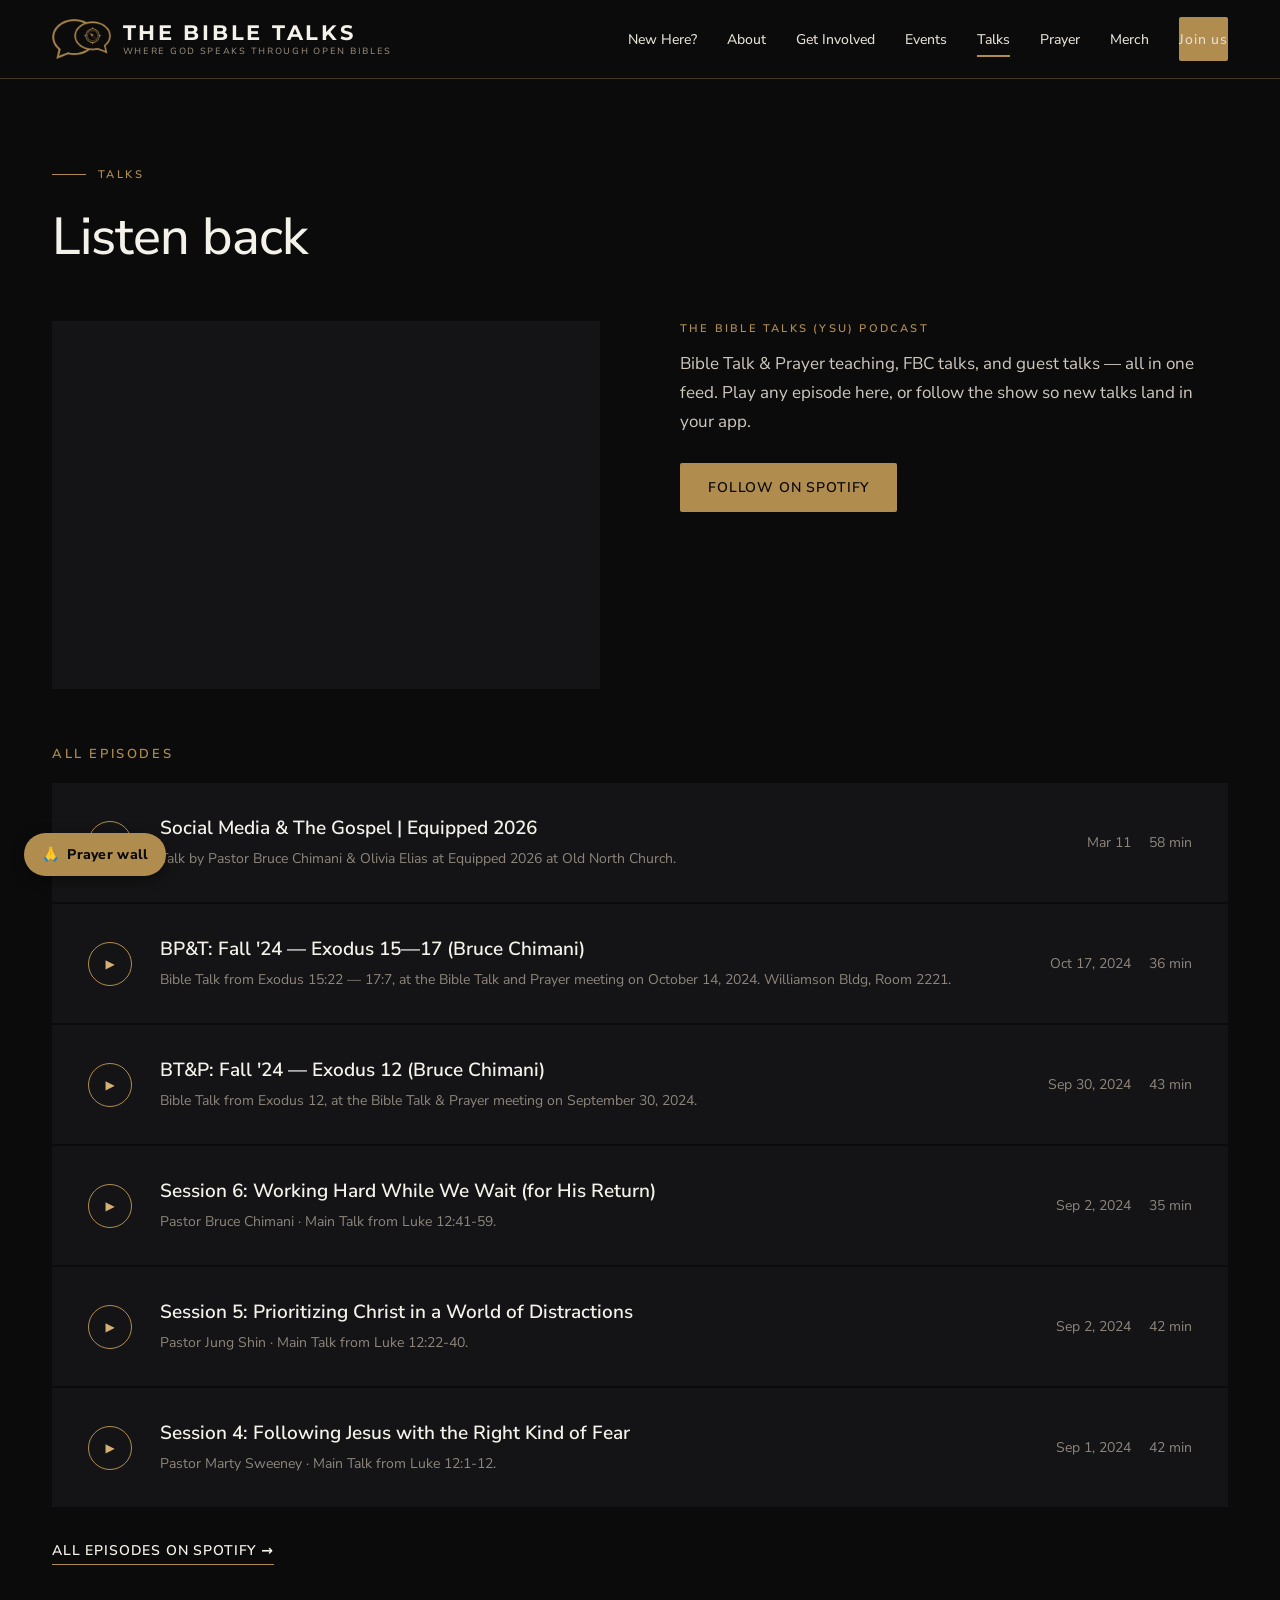
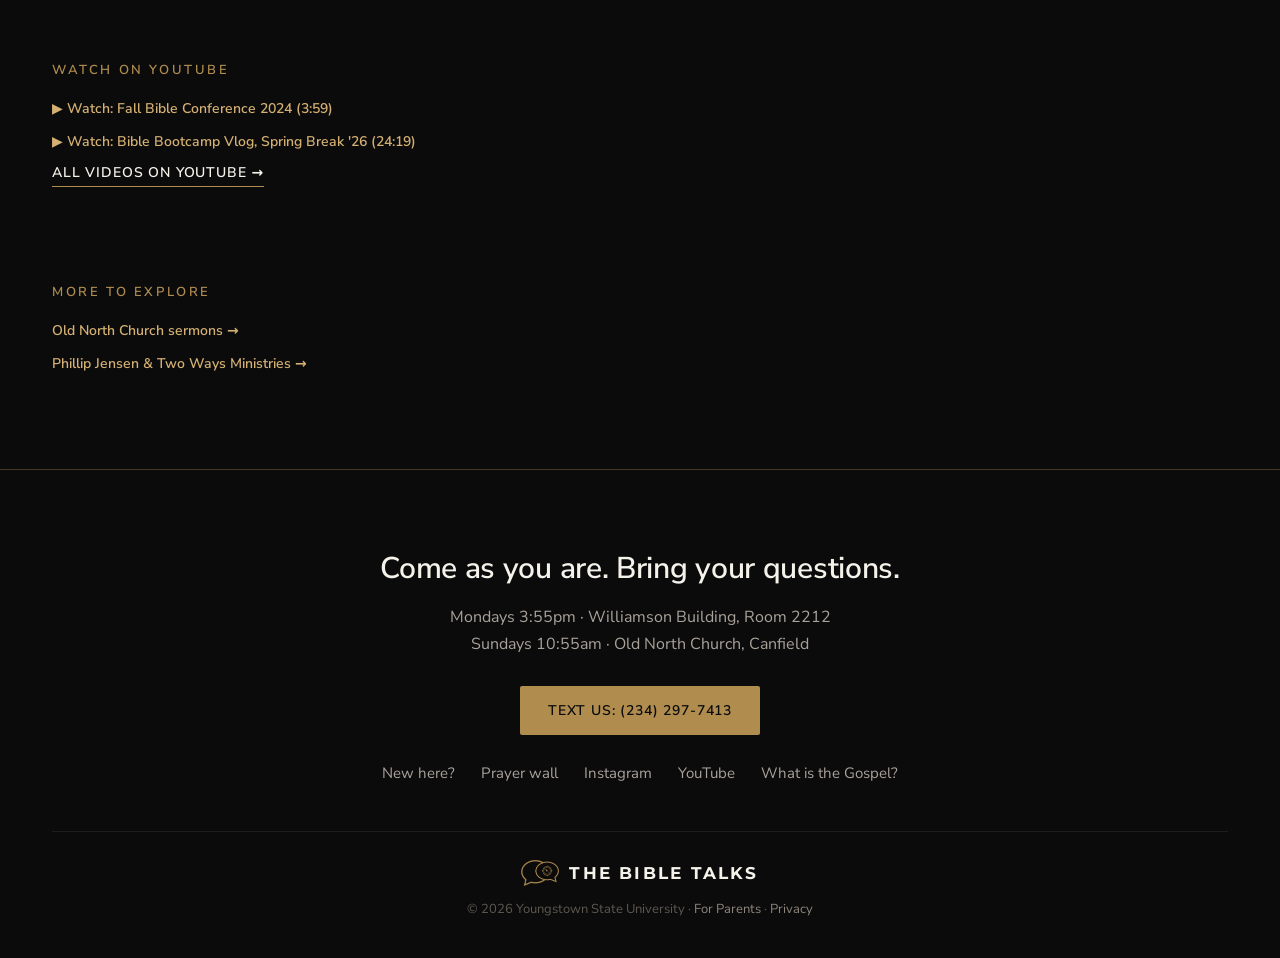
<file: talks.html>
<!doctype html>
<html lang="en">
<head>
<meta charset="UTF-8" />
<meta name="viewport" content="width=device-width, initial-scale=1.0" />
<title>Talks — The Bible Talks</title>
<meta name="description" content="Listen back to The Bible Talks (YSU) podcast — Bible Talk and Prayer teaching, book by book." />
<meta property="og:type" content="website" />
<meta property="og:title" content="Talks — The Bible Talks" />
<meta property="og:description" content="Listen back to The Bible Talks (YSU) podcast — Bible Talk and Prayer teaching, book by book." />
<meta property="og:image" content="https://tbtysu.org/images/og-image.png" />
<meta property="og:url" content="https://tbtysu.org/talks" />
<meta name="twitter:card" content="summary_large_image" />
<meta name="twitter:title" content="Talks — The Bible Talks" />
<meta name="twitter:description" content="Listen back to The Bible Talks (YSU) podcast — Bible Talk and Prayer teaching, book by book." />
<meta name="twitter:image" content="https://tbtysu.org/images/og-image.png" />
<link rel="preconnect" href="https://fonts.gstatic.com" crossorigin />
<link href="https://fonts.googleapis.com/css2?family=Montserrat:wght@700;800&family=Nunito+Sans:opsz,wght@6..12,300;6..12,400;6..12,500;6..12,600;6..12,700&display=swap" rel="stylesheet" />
<link rel="canonical" href="https://tbtysu.org/talks" />
<link rel="icon" type="image/png" href="images/favicon.png?v=6" />
<link rel="apple-touch-icon" href="images/apple-touch-icon.png?v=6" />
<link rel="stylesheet" href="css/styles.css?v=33" />
</head>
<body>
<a class="skip-link" href="#main">Skip to content</a>

<header class="site-header">
  <div class="nav-inner">
    <a href="/" class="wordmark-link" style="flex-direction:row;align-items:center;gap:12px;">
      <img width="300" height="205" src="images/icon.webp" alt="" style="height:40px;width:auto;flex-shrink:0;" />
      <span style="display:flex;flex-direction:column;gap:2px;">
        <span class="wordmark">THE BIBLE TALKS</span>
        <span class="tagline">Where God speaks through open Bibles</span>
      </span>
    </a>
    <ul class="nav-links">
      <li><a href="/new-here">New Here?</a></li>
      <li><a href="/about">About</a></li>
      <li><a href="/get-involved">Get Involved</a></li>
      <li><a href="/events">Events</a></li>
      <li><a href="/talks" aria-current="page">Talks</a></li>
      <li><a href="/prayer">Prayer</a></li>
      <li><a href="/merch">Merch</a></li>
      <li class="nav-cta-item"><a class="btn btn-gold btn-sm" href="/get-involved">Join us</a></li>
    </ul>
    <button class="nav-toggle" aria-label="Toggle menu" aria-expanded="false">Menu</button>
  </div>
</header>

<main id="main">

  <section class="section section-tight-top" style="padding-bottom:0;">
    <div class="eyebrow-row">
      <span class="eyebrow-rule"></span>
      <span class="eyebrow-text">Talks</span>
    </div>
    <h1 class="page-h1">Listen back</h1>
  </section>

  <section class="section" style="padding-top:56px;">
    <div class="talks-embed-grid">
      <div class="spotify-frame-wrap">
        <iframe src="https://open.spotify.com/embed/show/1t4yeXBlMRaxv6wH7zJhSS?theme=0" width="100%" height="352" frameborder="0" allow="autoplay; clipboard-write; encrypted-media; fullscreen; picture-in-picture" loading="lazy" title="The Bible Talks (YSU) podcast — Spotify player"></iframe>
      </div>
      <div class="talks-follow">
        <div class="talks-follow-label">The Bible Talks (YSU) podcast</div>
        <p>Bible Talk &amp; Prayer teaching, FBC talks, and guest talks — all in one feed. Play any episode here, or follow the show so new talks land in your app.</p>
        <a class="btn btn-gold btn-lg" href="https://open.spotify.com/show/1t4yeXBlMRaxv6wH7zJhSS" target="_blank" rel="noopener">Follow on Spotify</a>
      </div>
    </div>

    <h2 class="episodes-label">All episodes</h2>
    <div class="episode-list">
      <a class="episode-row" href="https://open.spotify.com/episode/5Cjm2ndG5Hii72WKKJMdX7" target="_blank" rel="noopener">
        <span class="episode-play">▶</span>
        <div>
          <div class="episode-title">Social Media &amp; The Gospel | Equipped 2026</div>
          <div class="episode-blurb">Talk by Pastor Bruce Chimani &amp; Olivia Elias at Equipped 2026 at Old North Church.</div>
        </div>
        <div class="episode-meta"><span>Mar 11</span><span>58 min</span></div>
      </a>
      <a class="episode-row" href="https://open.spotify.com/episode/1IaJZLoOaX7jB3z4F8G4wR" target="_blank" rel="noopener">
        <span class="episode-play">▶</span>
        <div>
          <div class="episode-title">BP&amp;T: Fall '24 — Exodus 15—17 (Bruce Chimani)</div>
          <div class="episode-blurb">Bible Talk from Exodus 15:22 — 17:7, at the Bible Talk and Prayer meeting on October 14, 2024. Williamson Bldg, Room 2221.</div>
        </div>
        <div class="episode-meta"><span>Oct 17, 2024</span><span>36 min</span></div>
      </a>
      <a class="episode-row" href="https://open.spotify.com/episode/5GGaGrTHssod1ARujOUgnF" target="_blank" rel="noopener">
        <span class="episode-play">▶</span>
        <div>
          <div class="episode-title">BT&amp;P: Fall '24 — Exodus 12 (Bruce Chimani)</div>
          <div class="episode-blurb">Bible Talk from Exodus 12, at the Bible Talk &amp; Prayer meeting on September 30, 2024.</div>
        </div>
        <div class="episode-meta"><span>Sep 30, 2024</span><span>43 min</span></div>
      </a>
      <a class="episode-row" href="https://open.spotify.com/episode/2Q8JVw0FoEAObdUWpJjWYE" target="_blank" rel="noopener">
        <span class="episode-play">▶</span>
        <div>
          <div class="episode-title">Session 6: Working Hard While We Wait (for His Return)</div>
          <div class="episode-blurb">Pastor Bruce Chimani · Main Talk from Luke 12:41-59.</div>
        </div>
        <div class="episode-meta"><span>Sep 2, 2024</span><span>35 min</span></div>
      </a>
      <a class="episode-row" href="https://open.spotify.com/episode/5jzrwMkLLXkIgWJyXVejz7" target="_blank" rel="noopener">
        <span class="episode-play">▶</span>
        <div>
          <div class="episode-title">Session 5: Prioritizing Christ in a World of Distractions</div>
          <div class="episode-blurb">Pastor Jung Shin · Main Talk from Luke 12:22-40.</div>
        </div>
        <div class="episode-meta"><span>Sep 2, 2024</span><span>42 min</span></div>
      </a>
      <a class="episode-row" href="https://open.spotify.com/episode/59T46W6dReyR58MsLggHRM" target="_blank" rel="noopener">
        <span class="episode-play">▶</span>
        <div>
          <div class="episode-title">Session 4: Following Jesus with the Right Kind of Fear</div>
          <div class="episode-blurb">Pastor Marty Sweeney · Main Talk from Luke 12:1-12.</div>
        </div>
        <div class="episode-meta"><span>Sep 1, 2024</span><span>42 min</span></div>
      </a>
    </div>
    <div style="margin-top:32px;">
      <a class="link-underline" href="https://open.spotify.com/show/1t4yeXBlMRaxv6wH7zJhSS" target="_blank" rel="noopener">All episodes on Spotify →</a>
    </div>
  </section>

  <section class="section" style="padding-top:0;">
    <h2 class="episodes-label">Watch on YouTube</h2>
    <a class="watch-link" href="https://www.youtube.com/watch?v=rYLqOyTIL18" target="_blank" rel="noopener" style="display:block;">▶ Watch: Fall Bible Conference 2024 (3:59)</a>
    <a class="watch-link" href="https://www.youtube.com/watch?v=CqZy0O5RTDM" target="_blank" rel="noopener" style="display:block;">▶ Watch: Bible Bootcamp Vlog, Spring Break '26 (24:19)</a>
    <div style="margin-top:10px;">
      <a class="link-underline" href="https://www.youtube.com/@TheBibleTalksYSU" target="_blank" rel="noopener">All videos on YouTube →</a>
    </div>
  </section>

  <section class="section" style="padding-top:0;">
    <h2 class="episodes-label">More to explore</h2>
    <a class="watch-link" href="https://oldnorthchurch.org/sermons/" target="_blank" rel="noopener" style="display:block;margin-top:0;">Old North Church sermons →</a>
    <a class="watch-link" href="https://phillipjensen.com/resources/" target="_blank" rel="noopener" style="display:block;">Phillip Jensen &amp; Two Ways Ministries →</a>
  </section>

</main>

<footer class="site-footer">
  <div class="footer-invite">
    <div class="footer-invite-title">Come as you are. Bring your questions.</div>
    <p class="footer-invite-times"><span>Mondays 3:55pm &middot; Williamson Building, Room 2212</span><span>Sundays 10:55am &middot; Old North Church, Canfield</span></p>
    <a class="btn btn-gold btn-lg" href="sms:+12342977413?&amp;body=Hi! I'm new and would love to connect.">Text us: (234) 297-7413</a>
    <ul class="footer-invite-links">
      <li><a href="/new-here">New here?</a></li>
      <li><a href="/prayer">Prayer wall</a></li>
      <li><a href="https://instagram.com/thebibletalksysu" target="_blank" rel="noopener">Instagram</a></li>
      <li><a href="https://www.youtube.com/@TheBibleTalksYSU" target="_blank" rel="noopener">YouTube</a></li>
      <li><a href="https://twowaystolive.com" target="_blank" rel="noopener">What is the Gospel?</a></li>
    </ul>
  </div>
  <div class="footer-bottom-wrap">
    <div class="footer-bottom">
      <div class="footer-brand"><img src="/images/icon.webp" width="300" height="205" alt="" loading="lazy" decoding="async" /><span class="footer-wordmark">THE BIBLE TALKS</span></div>
      <div>&copy; <span id="year"></span> Youngstown State University &middot; <a href="/parents">For Parents</a> &middot; <a href="/privacy">Privacy</a></div>
    </div>
  </div>
</footer>

<script src="js/main.js?v=2"></script>
<script>document.getElementById("year").textContent = new Date().getFullYear();</script>
<script data-goatcounter="https://thebibletalksysu.goatcounter.com/count"
        async src="//gc.zgo.at/count.js"></script>
</body>
</html>
</file>
<file: css/styles.css>
/* ============================================
   The Bible Talks — Design System
   Matches Claude Design handoff spec exactly
   ============================================ */

:root {
  --ink: #0B0B0C;
  --surface: #141416;
  --surface-hover: #1A1A1D;
  --gold: #B08D4F;
  --gold-bright: #D4B072;
  --gold-hover-text: #F0D9A8;
  --cream: #F5F2EA;
  --body-text: #CFC8BE;
  --muted: #A9A29A;
  --dim: #8E867C;
  --faint: #6E675F;
  --footer-legal: #5E584F;
  --numeral-ghost: #33312E;
  --nav-text: #E4DED3;
  --tagline: #9A8F80;
  --hairline: rgba(255,255,255,0.08);
  --hairline-cell: rgba(255,255,255,0.09);
  --hairline-gold: rgba(176,141,79,0.35);
  --border-ghost: rgba(245,242,234,0.28);
  --border-inactive: rgba(245,242,234,0.18);
  --font: 'Avenir Next', 'Avenir', 'Nunito Sans', system-ui, -apple-system, sans-serif;
  --max: 1240px;
}

* { box-sizing: border-box; }
html { scroll-behavior: smooth; }

body {
  margin: 0;
  background: var(--ink);
  color: var(--cream);
  font-family: var(--font);
  overflow-x: hidden;
  -webkit-font-smoothing: antialiased;
}

img { max-width: 100%; display: block; }
a { color: var(--gold-bright); text-decoration: none; }
a:hover { color: var(--gold-hover-text); }
::selection { background: var(--gold); color: var(--ink); }

h1, h2, h3, h4 { font-family: var(--font); font-weight: 500; margin: 0; color: var(--cream); }

.container { max-width: var(--max); margin: 0 auto; padding: 0 32px; }
@media (max-width: 720px) { .container { padding: 0 20px; } }

.skip-link {
  position: absolute; left: -999px; top: 0;
  background: var(--gold); color: var(--ink);
  padding: 10px 16px; z-index: 1000; border-radius: 0 0 4px 0;
}
.skip-link:focus { left: 0; }

/* ---------- Eyebrow ---------- */
.eyebrow-row { display: flex; align-items: center; gap: 12px; margin-bottom: 26px; }
.eyebrow-row.tight { margin-bottom: 28px; }
.eyebrow-rule { width: 34px; height: 1px; background: var(--gold); flex: none; }
.eyebrow-text {
  font-size: 11px; letter-spacing: 0.22em; text-transform: uppercase;
  color: var(--gold); font-weight: 600;
}

/* ---------- Buttons ---------- */
.btn {
  display: inline-flex; align-items: center; justify-content: center;
  font-family: var(--font);
  font-size: 14px; font-weight: 600; letter-spacing: 0.06em; text-transform: uppercase;
  border-radius: 2px; white-space: nowrap; cursor: pointer; border: none;
  min-height: 44px;
  transition: background-color .15s ease, border-color .15s ease, color .15s ease, transform .1s ease;
}
.btn:active { transform: scale(0.98); }
.btn-lg { padding: 15px 28px; }
.btn-md { padding: 13px 24px; }
.btn-sm { padding: 11px 20px; }
.btn-gold { background: var(--gold); color: var(--ink); }
.btn-gold:hover { background: var(--gold-bright); color: var(--ink); }
.btn-ghost { background: transparent; border: 1px solid var(--border-ghost); color: var(--cream); }
.btn-ghost:hover { border-color: var(--gold); color: var(--gold-bright); }
.btn-inactive {
  background: transparent; border: 1px solid var(--border-inactive); color: var(--faint);
  font-size: 13px; letter-spacing: 0.08em; padding: 13px 24px;
}
.link-underline {
  display: inline-block; font-size: 14px; font-weight: 600; letter-spacing: 0.06em;
  text-transform: uppercase; border-bottom: 1px solid var(--gold); padding-bottom: 4px;
  color: var(--cream);
}
.link-underline:hover { color: var(--gold-bright); }

/* ---------- Accessibility: focus states ---------- */
a:focus-visible, button:focus-visible, .btn:focus-visible,
input:focus-visible, textarea:focus-visible, select:focus-visible {
  outline: 2px solid var(--gold); outline-offset: 2px;
}
input, textarea, select {
  font-size: 16px; /* prevents iOS auto-zoom on focus */
}
@media (max-width: 720px) {
  .section { padding-left: 20px; padding-right: 20px; }
}

/* ---------- Header ---------- */
.site-header {
  position: sticky; top: 0; z-index: 50;
  background: var(--ink); border-bottom: 1px solid var(--hairline-gold);
}
.nav-inner {
  max-width: var(--max); margin: 0 auto; padding: 0 32px;
  display: flex; align-items: center; justify-content: space-between;
  flex-wrap: wrap; gap: 20px 32px; min-height: 78px;
}
@media (max-width: 1040px) {
  .nav-inner { padding: 16px 20px; min-height: auto; }
}
.wordmark-link { display: flex; flex-direction: column; gap: 2px; flex-shrink: 0; }
.wordmark { font-family: 'Montserrat', var(--font); font-weight: 700; font-size: 21px; letter-spacing: 0.13em; color: var(--cream); line-height: 1; }
.tagline { font-size: 9px; letter-spacing: 0.19em; color: var(--tagline); text-transform: uppercase; }

.nav-links { display: flex; align-items: center; flex-wrap: wrap; gap: 14px 30px; list-style: none; margin: 0; padding: 0; }
@media (max-width: 1040px) { .nav-links { gap: 14px 18px; } }
.nav-links a {
  font-size: 14px; font-weight: 500; color: var(--nav-text);
  padding: 6px 0; position: relative; text-transform: none;
}
.nav-links a:hover { color: var(--gold-bright); }
.nav-links a[aria-current="page"]::after {
  content: ""; position: absolute; left: 0; right: 0; bottom: -2px; height: 2px; background: var(--gold);
}
.nav-toggle {
  display: none; background: none; border: 1px solid var(--border-ghost); border-radius: 2px;
  padding: 8px 12px; color: var(--cream); cursor: pointer; font-family: var(--font); font-size: 13px;
}
@media (max-width: 960px) {
  .nav-links { display: none; width: 100%; flex-direction: column; align-items: flex-start; gap: 0; }
  .nav-links.open { display: flex; }
  .nav-links li { width: 100%; }
  .nav-links a { display: block; width: 100%; padding: 12px 0; border-bottom: 1px solid var(--hairline); }
  .nav-cta-item { padding: 14px 0 4px !important; border-bottom: none !important; }
  .nav-toggle { display: inline-flex; }
  .nav-inner { position: relative; }
}

/* ---------- Facts strip ---------- */
.facts-strip { background: var(--surface); border-bottom: 1px solid var(--hairline); }
.facts-grid { display: grid; grid-template-columns: repeat(3, minmax(0,1fr)); }
.fact-cell { padding: 40px 40px 40px 0; border-right: 1px solid var(--hairline-cell); }
.fact-cell:nth-child(2) { padding: 40px; }
.fact-cell:last-child { padding: 40px 0 40px 40px; border-right: none; }
.fact-label { font-size: 11px; letter-spacing: 0.2em; text-transform: uppercase; color: var(--gold); font-weight: 600; margin-bottom: 12px; }
.fact-title { font-size: 26px; color: var(--cream); margin-bottom: 6px; }
.fact-detail { font-size: 15px; color: var(--muted); }
@media (max-width: 1040px) {
  .facts-grid { grid-template-columns: 1fr; }
  .fact-cell, .fact-cell:nth-child(2), .fact-cell:last-child { padding: 28px 0; border-right: none; border-bottom: 1px solid var(--hairline-cell); }
  .fact-cell:last-child { border-bottom: none; }
}

/* ---------- Hero ---------- */
.hero { display: grid; grid-template-columns: minmax(0,0.95fr) minmax(0,1.05fr); align-items: stretch; border-bottom: 1px solid var(--hairline); }
@media (max-width: 1040px) { .hero { grid-template-columns: 1fr; } }
.hero-copy-wrap { padding: 96px 64px 96px 0; max-width: 640px; justify-self: end; width: 100%; display: flex; flex-direction: column; justify-content: center; }
@media (max-width: 1040px) { .hero-copy-wrap { padding: 56px 24px 48px; max-width: 100%; justify-self: stretch; } }
.hero-copy-inner { padding-left: 32px; }
@media (max-width: 1040px) { .hero-copy-inner { padding-left: 0; } }
.hero h1 { font-size: 60px; line-height: 1.06; letter-spacing: -0.02em; text-wrap: balance; }
@media (max-width: 1040px) { .hero h1 { font-size: 46px; } }
@media (max-width: 720px) { .hero h1 { font-size: 36px; } }
.hero h1 em { font-style: italic; color: var(--gold-bright); }
.hero-lead { font-size: 17px; line-height: 1.65; color: var(--muted); margin: 28px 0 0; max-width: 460px; }
.hero-actions { display: flex; gap: 14px; margin-top: 38px; flex-wrap: wrap; }
.hero-media { position: relative; min-height: 560px; background: var(--surface); }
@media (max-width: 1040px) { .hero-media { min-height: 380px; } }

/* ---------- Photo slot placeholder ---------- */
.photo-slot {
  position: relative; width: 100%; height: 100%;
  background:
    linear-gradient(155deg, #1c1a15 0%, #0B0B0C 65%);
  border: 1px dashed rgba(176,141,79,0.3);
  display: flex; align-items: flex-end; padding: 18px;
}
.photo-slot::before {
  content: ""; position: absolute; inset: 0;
  background-image: repeating-linear-gradient(135deg, rgba(176,141,79,0.05) 0 2px, transparent 2px 34px);
}
.photo-slot-label {
  position: relative; font-size: 11px; letter-spacing: 0.08em; text-transform: uppercase;
  color: var(--faint); background: rgba(11,11,12,0.6); padding: 6px 10px; border-radius: 2px;
}

/* ---------- Section ---------- */
.section { max-width: var(--max); margin: 0 auto; padding: 96px 32px; }
@media (max-width: 720px) { .section { padding: 56px 20px; } }
.section-tight-top { padding-top: 88px; }
h2.section-title { font-size: 40px; line-height: 1.12; color: var(--cream); }

/* ---------- Three ways in ---------- */
.ways-grid { display: grid; grid-template-columns: 340px minmax(0,1fr); gap: 80px; align-items: start; }
@media (max-width: 1040px) { .ways-grid { grid-template-columns: 1fr; gap: 40px; } }
.ways-copy p { font-size: 16px; line-height: 1.7; color: var(--muted); margin: 20px 0 0; }
.ways-list { display: grid; gap: 2px; }
.way-row {
  background: var(--surface); padding: 32px 36px;
  display: grid; grid-template-columns: 1fr auto; gap: 24px; align-items: center;
}
.way-row:hover { background: var(--surface-hover); }
.way-label { font-size: 11px; letter-spacing: 0.2em; text-transform: uppercase; color: var(--gold); font-weight: 600; margin-bottom: 10px; }
.way-row p { margin: 0; font-size: 16px; line-height: 1.65; color: var(--body-text); }
.way-num { font-size: 34px; color: var(--numeral-ghost); }

/* ---------- Photo strip ---------- */
.photo-strip-grid { display: grid; grid-template-columns: repeat(3, minmax(0,1fr)); gap: 2px; border-top: 1px solid var(--hairline); border-bottom: 1px solid var(--hairline); }
@media (max-width: 1040px) { .photo-strip-grid { grid-template-columns: repeat(2, minmax(0,1fr)); } }
@media (max-width: 720px) { .photo-strip-grid { grid-template-columns: 1fr; } }
.photo-strip-item { height: 300px; position: relative; }

/* ---------- Testimonials ---------- */
.testimonial-grid { display: grid; grid-template-columns: repeat(3, minmax(0,1fr)); gap: 2px; }
@media (max-width: 1040px) { .testimonial-grid { grid-template-columns: repeat(2, minmax(0,1fr)); } }
@media (max-width: 720px) { .testimonial-grid { grid-template-columns: 1fr; } }
.testimonial-card { margin: 0; background: var(--surface); padding: 40px 36px; display: flex; flex-direction: column; gap: 24px; }
.testimonial-mark { font-family: 'EB Garamond', Georgia, serif; font-size: 44px; line-height: 0.6; color: var(--gold); }
.testimonial-quote { font-family: 'EB Garamond', Georgia, serif; font-style: italic; margin: 0; font-size: 19px; line-height: 1.6; color: var(--body-text); flex: 1; }
.testimonial-name { font-size: 13px; letter-spacing: 0.12em; text-transform: uppercase; color: var(--gold); font-weight: 600; }

/* ---------- CTA band ---------- */
.cta-band { background: var(--surface); border-top: 1px solid var(--hairline); }
.cta-band-inner {
  max-width: var(--max); margin: 0 auto; padding: 72px 32px;
  display: flex; align-items: center; justify-content: space-between; gap: 48px; flex-wrap: wrap;
}
.cta-band h2 { font-size: 36px; }
.cta-band p { font-size: 16px; color: var(--muted); margin: 12px 0 0; }

/* ---------- About ---------- */
.about-grid { display: grid; grid-template-columns: minmax(0,1fr) minmax(0,1fr); gap: 80px; align-items: start; }
@media (max-width: 1040px) { .about-grid { grid-template-columns: 1fr; gap: 40px; } }
.about-copy p.lead { font-size: 18px; line-height: 1.7; color: var(--body-text); margin: 32px 0 0; }
.about-copy p.body { font-size: 17px; line-height: 1.7; color: var(--muted); margin: 20px 0 0; }
.about-copy p.draft-note { font-size: 13px; color: var(--faint); margin: 28px 0 0; font-style: italic; }
.about-media { height: 520px; position: relative; }
@media (max-width: 1040px) { .about-media { height: 360px; } }

.team-grid { display: grid; grid-template-columns: repeat(4, minmax(0,1fr)); gap: 2px; }
@media (max-width: 1040px) { .team-grid { grid-template-columns: repeat(2, minmax(0,1fr)); } }
@media (max-width: 720px) { .team-grid { grid-template-columns: 1fr; } }
.team-card { background: var(--surface); }
.team-photo { height: 320px; position: relative; }
.team-body { padding: 28px 32px 32px; }
.team-name { font-size: 26px; color: var(--cream); }
.team-role { font-size: 15px; line-height: 1.6; color: var(--gold); font-weight: 500; margin-top: 10px; min-height: 72px; }
.team-bio { font-size: 14px; line-height: 1.65; color: var(--muted); margin-top: 14px; }

/* ---------- Reason cards (New Here page) ---------- */
.grid { display: grid; gap: 2px; }
.grid-2 { grid-template-columns: repeat(2, minmax(0,1fr)); }
@media (max-width: 720px) { .grid-2 { grid-template-columns: 1fr; } }
.card { background: var(--surface); padding: 32px; }
.card-icon { color: var(--gold); margin-bottom: 18px; }
.card-icon svg { width: 30px; height: 30px; display: block; }
.card-icon.c-1 { color: #B5654A; }
.card-icon.c-2 { color: #4F8F82; }
.card-icon.c-3 { color: #7A6BA8; }
.card-icon.c-4 { color: #A8607D; }
.card h3 { font-size: 18px; color: var(--cream); margin: 0 0 8px; font-weight: 600; }
.card p { font-size: 14.5px; line-height: 1.65; color: var(--muted); margin: 0; }
.team-bio-full[hidden] { display: none; }
.team-bio-toggle {
  display: inline-flex; align-items: center; margin-top: 16px; border: none;
  padding: 9px 18px; border-radius: 999px;
  font-family: var(--font); font-size: 12.5px; font-weight: 800; letter-spacing: 0.02em;
  color: var(--ink); cursor: pointer; transition: transform 0.15s ease, filter 0.15s ease;
}
.team-bio-toggle:hover { filter: brightness(1.1); transform: translateY(-1px); }
.team-bio-toggle.c-1 { background: #B5654A; }
.team-bio-toggle.c-2 { background: #4F8F82; }
.team-bio-toggle.c-3 { background: #7A6BA8; }
.team-bio-toggle.c-4 { background: #A8607D; }

/* ---------- Get Involved ---------- */
.page-h1, .about-copy h1 { font-size: 52px; line-height: 1.1; color: var(--cream); letter-spacing: -0.02em; }
@media (max-width: 1040px) { .page-h1, .about-copy h1 { font-size: 42px; } }
@media (max-width: 720px) { .page-h1, .about-copy h1 { font-size: 34px; } }
.involved-grid { display: grid; grid-template-columns: minmax(0,1.15fr) minmax(0,1fr); gap: 80px; align-items: start; }
@media (max-width: 1040px) { .involved-grid { grid-template-columns: 1fr; gap: 40px; } }
.involved-copy p { font-size: 18px; line-height: 1.7; color: var(--body-text); margin: 32px 0 0; }
.verse-block { margin: 0; border-left: 2px solid var(--gold); padding: 8px 0 8px 32px; }
.verse-text { font-family: 'EB Garamond', Georgia, serif; font-size: 25px; line-height: 1.55; color: var(--nav-text); margin: 0; font-style: italic; }
.verse-cite { display: block; margin-top: 18px; font-style: normal; font-size: 13px; letter-spacing: 0.12em; text-transform: uppercase; color: var(--gold); font-weight: 600; }

.program-rows { display: grid; gap: 2px; }
.program-row { background: var(--surface); display: grid; grid-template-columns: 280px minmax(0,1fr); }
@media (max-width: 1040px) { .program-row { grid-template-columns: 1fr; } }
.program-label-col { padding: 40px 0 40px 40px; }
@media (max-width: 1040px) { .program-label-col { padding: 32px 28px 0; } }
.program-desc-col { padding: 40px 40px 40px 0; }
@media (max-width: 1040px) { .program-desc-col { padding: 16px 28px 32px; } }
.program-label { font-size: 11px; letter-spacing: 0.2em; text-transform: uppercase; color: var(--gold); font-weight: 600; }
.program-time { margin-top: 14px; font-size: 20px; color: var(--cream); line-height: 1.4; }
.program-time span { font-size: 15px; color: var(--muted); display: block; }
.program-desc-col p { margin: 0; font-size: 17px; line-height: 1.7; color: var(--body-text); }

/* ---------- Events ---------- */
.events-list { display: grid; gap: 2px; }
.event-row {
  background: var(--surface); padding: 40px; display: grid;
  grid-template-columns: 140px 160px minmax(0,1fr) 230px; gap: 28px 32px; align-items: center;
}
.event-row .btn, .event-row .btn-inactive { justify-self: start; }
@media (max-width: 1040px) { .event-row { grid-template-columns: 1fr; align-items: start; } .event-photo { width: 100%; height: 200px; } }
.event-photo { width: 140px; height: 140px; object-fit: cover; display: block; }
.event-date { font-size: 38px; color: var(--gold-bright); line-height: 1; }
.event-price { font-size: 13px; letter-spacing: 0.12em; text-transform: uppercase; color: var(--dim); margin-top: 8px; }
.event-row p { margin: 0; font-size: 17px; line-height: 1.7; color: var(--body-text); }
.event-title { font-size: 21px; font-weight: 700; color: var(--cream); margin: 0 0 8px; line-height: 1.3; }
.event-note { font-size: 15px; color: var(--footer-legal); margin: 36px 0 0; }
.event-note a { color: var(--gold-bright); }

/* ---------- Talks ---------- */
.talks-embed-grid { display: grid; grid-template-columns: minmax(0,1fr) minmax(0,1fr); gap: 80px; align-items: start; margin-bottom: 56px; }
@media (max-width: 1040px) { .talks-embed-grid { grid-template-columns: 1fr; gap: 40px; } }
.spotify-frame-wrap { background: var(--surface); padding: 8px; }
.spotify-frame-wrap iframe { border: 0; display: block; border-radius: 2px; width: 100%; }
.talks-follow-label { font-size: 11px; letter-spacing: 0.2em; text-transform: uppercase; color: var(--gold); font-weight: 600; margin-bottom: 14px; }
.talks-follow p { margin: 0; font-size: 17px; line-height: 1.7; color: var(--body-text); }
.talks-follow .btn { margin-top: 26px; }

.episodes-label { font-size: 13px; letter-spacing: 0.2em; text-transform: uppercase; color: var(--gold); font-weight: 600; margin: 0 0 20px; }
.episode-list { display: grid; gap: 2px; }
.episode-row {
  background: var(--surface); padding: 32px 36px; display: grid;
  grid-template-columns: auto minmax(0,1fr) auto; gap: 12px 28px; align-items: center; color: inherit;
}
.episode-row:hover { background: var(--surface-hover); }
@media (max-width: 1040px) {
  .episode-row { grid-template-columns: auto minmax(0,1fr); }
  .episode-meta { grid-column: 2; }
}
.episode-play {
  width: 44px; height: 44px; border: 1px solid var(--gold); border-radius: 50%;
  display: flex; align-items: center; justify-content: center; color: var(--gold-bright);
  font-size: 12px; flex-shrink: 0;
}
.episode-title { font-size: 19px; line-height: 1.4; color: var(--cream); font-weight: 600; }
.episode-blurb { font-size: 14px; line-height: 1.6; color: var(--dim); margin-top: 6px; }
.episode-meta { display: flex; gap: 18px; font-size: 14px; color: var(--dim); white-space: nowrap; }

/* ---------- Merch ---------- */
.product-grid { display: grid; grid-template-columns: repeat(3, minmax(0,1fr)); gap: 2px; }
@media (max-width: 1040px) { .product-grid { grid-template-columns: repeat(2, minmax(0,1fr)); } }
@media (max-width: 720px) { .product-grid { grid-template-columns: 1fr; } }
.product-card { background: var(--surface); }
.product-photo { height: 340px; position: relative; }
.product-body { padding: 24px 28px 30px; display: flex; justify-content: space-between; align-items: baseline; gap: 16px; }
.product-name { font-size: 20px; color: var(--cream); }
.product-price { font-size: 15px; color: var(--gold); font-weight: 600; }

/* ---------- Footer ---------- */
.site-footer { background: var(--ink); border-top: 1px solid var(--hairline-gold); }

.footer-wordmark { font-family: 'Montserrat', var(--font); font-weight: 700; font-size: 17px; letter-spacing: 0.13em; color: var(--cream); }

/* ---------- Watch link (YouTube) ---------- */
.watch-link { display: inline-flex; align-items: center; gap: 6px; font-size: 14px; font-weight: 600; color: var(--gold-bright); margin-top: 14px; }
.watch-link:hover { color: var(--gold-hover-text); }

/* ---------- Beliefs ---------- */
.belief-rows { display: grid; grid-template-columns: repeat(2, minmax(0,1fr)); gap: 2px; }
@media (max-width: 900px) { .belief-rows { grid-template-columns: 1fr; } }
.belief-row { background: var(--surface); padding: 32px; display: flex; flex-direction: column; gap: 14px; }
.belief-num { font-family: var(--font); font-size: 30px; color: var(--gold); line-height: 1; }
.belief-row h3 { color: var(--gold); font-weight: 700; letter-spacing: 0.02em; font-size: 19px; margin: 0; }
.belief-row p { margin: 0; font-size: 16px; line-height: 1.7; color: var(--cream); flex: 1; }
.belief-refs { display: block; margin-top: 14px; font-size: 13px; letter-spacing: 0.04em; color: var(--gold-bright); }
.belief-source { font-size: 15px; color: var(--dim); max-width: 720px; margin: 0 0 32px; }
.belief-source a { color: var(--gold-bright); }

/* ---------- Vintage photo treatment ---------- */
.hero-media img,
.photo-strip-item img,
.about-media img,
.team-photo img,
.product-photo img,
.event-photo,
.band-photo-strip img {
  filter: sepia(0.28) saturate(0.7) contrast(1.08) brightness(0.9) hue-rotate(-6deg);
}

.text-center { text-align: center; }

/* ---------- Form confidentiality note ---------- */
p.form-note { font-size: 10.5px; color: var(--dim); line-height: 1.5; margin: 10px 0 0; max-width: 480px; }

/* ---------- What's Coming Up (band page + homepage) ---------- */
.week-rundown { display: grid; gap: 10px; max-width: 640px; margin: 0 auto; }
.week-row { background: var(--surface); border: 1px solid var(--hairline); padding: 16px 20px; display: grid; grid-template-columns: 60px 1fr; gap: 18px; align-items: center; text-align: left; }
@media (max-width: 560px) { .week-row { grid-template-columns: 52px 1fr; gap: 14px; padding: 14px 16px; } }
.cal-tile { width: 60px; overflow: hidden; text-align: center; background: var(--ink); border: 1px solid var(--hairline-gold); flex-shrink: 0; }
@media (max-width: 560px) { .cal-tile { width: 52px; } }
.cal-tile .cal-month { background: var(--gold); color: var(--ink); font-size: 10px; font-weight: 800; letter-spacing: 0.08em; text-transform: uppercase; padding: 3px 0; }
.cal-tile .cal-day { font-size: 22px; font-weight: 800; color: var(--cream); line-height: 1; padding: 6px 0 2px; }
.cal-tile .cal-weekday { font-size: 9px; color: var(--dim); text-transform: uppercase; letter-spacing: 0.06em; padding-bottom: 6px; }
.week-title { color: var(--cream); font-weight: 700; font-size: 15px; margin: 0 0 4px; }
.week-title .week-time { color: var(--gold); font-weight: 600; font-size: 12.5px; margin-left: 8px; }
.week-venue { display: flex; align-items: center; gap: 5px; color: var(--dim); font-size: 12px; margin: 0 0 6px; }
.week-venue svg { width: 12px; height: 12px; flex-shrink: 0; color: var(--gold); }
.week-detail { color: var(--body-text); font-size: 13.5px; line-height: 1.6; margin: 0; }
.week-detail a { color: var(--gold); }

/* ---------- Back to top ---------- */
.back-to-top {
  position: fixed; bottom: 24px; right: 24px; width: 44px; height: 44px;
  border-radius: 50%; background: var(--gold); color: var(--ink); border: none;
  font-size: 18px; font-weight: 800; cursor: pointer; z-index: 40;
  opacity: 0; pointer-events: none; transform: translateY(8px);
  transition: opacity 0.2s ease, transform 0.2s ease, background 0.2s ease;
  box-shadow: 0 4px 14px rgba(0,0,0,0.35);
}
.back-to-top.visible { opacity: 1; pointer-events: auto; transform: translateY(0); }
.back-to-top:hover { background: var(--gold-bright); }
@media (max-width: 560px) { .back-to-top { bottom: 16px; right: 16px; width: 40px; height: 40px; font-size: 16px; } }

/* ---------- Testimonial rotation + extras ---------- */
.testimonial-grid { transition: opacity .45s ease; }
.testimonial-grid.is-fading { opacity: 0; }
.testimonial-card.is-hidden { display: none; }
.testimonial-card figcaption { display: flex; flex-direction: column; gap: 6px; }
.testimonial-meta { font-size: 13px; line-height: 1.5; color: var(--body-text); opacity: .75; }
.testimonial-more summary { cursor: pointer; font-size: 13px; letter-spacing: 0.08em; text-transform: uppercase; color: var(--gold); font-weight: 600; }
.testimonial-more p { margin: 14px 0 0; font-family: 'EB Garamond', Georgia, serif; font-style: italic; font-size: 17px; line-height: 1.55; color: var(--body-text); }
.testimonial-q { display: block; font-family: 'Nunito Sans', sans-serif; font-style: normal; font-size: 11px; letter-spacing: 0.12em; text-transform: uppercase; opacity: .7; margin-bottom: 4px; }
@media (prefers-reduced-motion: reduce) { .testimonial-grid { transition: none; } }

/* ---------- Event pages, add-to-calendar, parents page ---------- */
.event-facts { display: grid; grid-template-columns: repeat(3, minmax(0,1fr)); gap: 2px; margin-bottom: 36px; }
@media (max-width: 720px) { .event-facts { grid-template-columns: 1fr; } }
.event-fact { background: var(--surface); padding: 28px 32px; }
.event-fact .fact-label { font-size: 11px; letter-spacing: 0.2em; text-transform: uppercase; color: var(--gold); font-weight: 600; margin-bottom: 10px; }
.event-fact .fact-value { font-size: 20px; line-height: 1.4; color: var(--cream); }
.event-fact .fact-value span { font-size: 15px; color: var(--muted); }
.event-actions { display: flex; flex-wrap: wrap; align-items: center; gap: 14px; }
.event-actions .btn { cursor: pointer; }
.event-links { display: flex; flex-wrap: wrap; align-items: center; gap: 10px 22px; margin-top: 16px; }
.event-links > a { font-size: 14px; font-weight: 600; color: var(--gold-bright); }
.event-links > a:hover { color: var(--gold-hover-text); }
.cal-add { position: relative; display: inline-block; }
.cal-add summary { list-style: none; cursor: pointer; font-size: 14px; font-weight: 600; color: var(--gold-bright); }
.cal-add summary::-webkit-details-marker { display: none; }
.cal-add summary::before { content: "+ "; }
.cal-add summary:hover { color: var(--gold-hover-text); }
.event-actions .cal-add summary { border: 1px solid var(--border-ghost); color: var(--cream); padding: 15px 28px; font-size: 13px; letter-spacing: 0.08em; text-transform: uppercase; }
.event-actions .cal-add summary:hover { border-color: var(--gold); color: var(--gold-bright); }
.cal-add-menu { position: absolute; z-index: 5; left: 0; top: calc(100% + 6px); min-width: 230px; background: var(--surface-hover); border: 1px solid var(--hairline-gold); display: flex; flex-direction: column; }
.cal-add-menu a { padding: 12px 16px; font-size: 14px; color: var(--cream); border-bottom: 1px solid var(--hairline); }
.cal-add-menu a:last-child { border-bottom: 0; }
.cal-add-menu a:hover { background: rgba(255,255,255,0.05); color: var(--gold-bright); }
.week-detail + .add-cal { margin-top: 8px; }
.week-detail + .add-cal .cal-add summary { font-size: 12.5px; }
.subscribe-line { font-size: 15px; color: var(--body-text); margin: 22px 0 0; }
.subscribe-line a { color: var(--gold-bright); }
.faq details { background: var(--surface); margin-bottom: 2px; padding: 0 32px; }
.faq summary { cursor: pointer; padding: 24px 0; font-size: 19px; color: var(--cream); font-weight: 600; list-style: none; display: flex; justify-content: space-between; gap: 20px; }
.faq summary::-webkit-details-marker { display: none; }
.faq summary::after { content: "+"; color: var(--gold); font-size: 24px; line-height: 1; }
.faq details[open] summary::after { content: "–"; }
.faq details p { margin: 0; padding: 0 0 26px; font-size: 17px; line-height: 1.7; color: var(--body-text); max-width: 760px; }
.faq details p a { color: var(--gold-bright); }
.two-up { display: grid; grid-template-columns: repeat(2, minmax(0,1fr)); gap: 2px; }
@media (max-width: 860px) { .two-up { grid-template-columns: 1fr; } }
.two-up > div { background: var(--surface); padding: 40px 36px; }
.two-up h2 { font-size: 28px; color: var(--cream); margin: 0 0 18px; line-height: 1.2; }
.two-up ul { margin: 0; padding: 0; list-style: none; display: grid; gap: 14px; }
.two-up li { font-size: 17px; line-height: 1.6; color: var(--body-text); padding-left: 22px; position: relative; }
.two-up li::before { content: ""; position: absolute; left: 0; top: 0.7em; width: 8px; height: 1px; background: var(--gold); }
.two-up li strong { color: var(--cream); font-weight: 600; }

/* ---------- Footer ---------- */
.footer-invite { max-width: 760px; margin: 0 auto; padding: 80px 32px 48px; text-align: center; }
.footer-invite-title { font-size: 30px; line-height: 1.25; color: var(--cream); font-weight: 600; letter-spacing: -0.01em; }
.footer-invite-times { margin: 16px 0 28px; font-size: 16px; line-height: 1.7; color: var(--muted); }
.footer-invite-times span { display: block; }
.footer-invite-links { list-style: none; margin: 28px 0 0; padding: 0; display: flex; flex-wrap: wrap; justify-content: center; gap: 10px 26px; font-size: 15px; }
.footer-invite-links a { color: var(--muted); }
.footer-invite-links a:hover { color: var(--gold-bright); }
.footer-bottom-wrap { max-width: var(--max); margin: 0 auto; padding: 0 32px 40px; }
.footer-bottom { border-top: 1px solid var(--hairline); padding-top: 28px; display: flex; flex-direction: column; align-items: center; gap: 14px; font-size: 13px; color: var(--footer-legal); text-align: center; }
.footer-bottom a { color: var(--dim); }
.footer-bottom a:hover { color: var(--gold-bright); }
.footer-brand { display: flex; align-items: center; gap: 10px; }
.footer-brand img { height: 26px; width: auto; }
@media (max-width: 720px) { .footer-invite { padding: 56px 24px 36px; } .footer-invite-title { font-size: 25px; } .footer-invite .btn { width: 100%; box-sizing: border-box; text-align: center; } }

/* ---------- Prayer wall ---------- */
.prayer-form { background: var(--surface); padding: 36px; display: grid; gap: 22px; max-width: 760px; }
.prayer-form label, .prayer-form legend { display: block; font-size: 13px; letter-spacing: 0.08em; text-transform: uppercase; color: var(--gold); font-weight: 600; margin-bottom: 8px; padding: 0; }
.prayer-form fieldset { border: 0; margin: 0; padding: 0; }
.prayer-form input[type=text], .prayer-form input[type=email], .prayer-form textarea { width: 100%; box-sizing: border-box; background: var(--ink); color: var(--cream); border: 1px solid var(--border-inactive); padding: 14px 16px; font: inherit; font-size: 17px; line-height: 1.6; border-radius: 0; }
.prayer-form textarea { resize: vertical; min-height: 140px; }
.prayer-form input[type=text]:focus, .prayer-form input[type=email]:focus, .prayer-form textarea:focus { outline: none; border-color: var(--gold); }
.prayer-row { display: grid; grid-template-columns: minmax(0,1fr) auto; gap: 16px; align-items: end; }
@media (max-width: 720px) { .prayer-row { grid-template-columns: 1fr; } .prayer-form { padding: 24px; } }
.prayer-check, .prayer-radio { display: flex !important; align-items: flex-start; gap: 10px; text-transform: none !important; letter-spacing: 0 !important; font-size: 16px !important; font-weight: 400 !important; color: var(--body-text) !important; margin: 0 0 10px !important; cursor: pointer; }
.prayer-check input, .prayer-radio input { margin-top: 5px; accent-color: var(--gold); }
.prayer-hint { font-size: 14px; line-height: 1.6; color: var(--dim); margin: 0; }
.prayer-hint a { color: var(--gold-bright); }
.prayer-count { font-size: 13px; color: var(--dim); text-align: right; margin-top: 6px; }
.prayer-form .btn { cursor: pointer; justify-self: start; }
.prayer-msg { font-size: 16px; line-height: 1.6; min-height: 1.6em; margin: 0; }
.prayer-msg.ok { color: var(--gold-bright); }
.prayer-msg.err { color: #e59a8a; }
.hp { position: absolute; left: -9999px; width: 1px; height: 1px; overflow: hidden; }
.prayer-meta { display: flex; flex-wrap: wrap; justify-content: space-between; align-items: center; gap: 12px; font-size: 13px; color: var(--muted); }
.prayer-actions { display: flex; align-items: center; gap: 16px; }
.pray-btn { background: transparent; border: 1px solid var(--gold); color: var(--gold-bright); font: inherit; font-size: 13px; font-weight: 600; letter-spacing: 0.06em; padding: 9px 16px; cursor: pointer; }
.pray-btn:hover:not(:disabled) { background: rgba(176,141,79,0.15); }
.pray-btn:disabled { border-color: var(--border-inactive); color: var(--muted); cursor: default; }
.report-btn { background: none; border: 0; padding: 0; color: var(--dim); font: inherit; font-size: 12px; text-decoration: underline; cursor: pointer; }
.report-btn:hover { color: var(--muted); }
.prayer-empty { color: var(--muted); font-size: 17px; text-align: center; padding: 40px 0; margin: 0; }
[hidden] { display: none !important; }

.prayer-feature { max-width: 560px; margin: 0 auto; background: var(--surface); border: 1px solid var(--hairline-gold); padding: 48px 40px; text-align: center; }
.prayer-feature h2 { font-size: 38px; line-height: 1.15; color: var(--cream); margin: 10px 0 14px; }
.prayer-feature-lead { font-size: 18px; line-height: 1.7; color: var(--body-text); margin: 0 auto 28px; max-width: 560px; }
.prayer-feature .prayer-card { background: var(--ink); }
@media (max-width: 720px) { .prayer-feature { padding: 36px 22px; } .prayer-feature h2 { font-size: 30px; } .prayer-feature .btn { width: 100%; box-sizing: border-box; } }
.prayer-feature .join-cta-label { font-size: 11px; letter-spacing: 0.22em; text-transform: uppercase; color: var(--gold-bright); font-weight: 700; }

/* ---------- Prayer wall: tabs, topics, answered, pray-through, owner controls ---------- */
.prayer-badge { display: inline-block; background: var(--gold); color: var(--ink); font-size: 11px; font-weight: 800; letter-spacing: 0.14em; text-transform: uppercase; padding: 4px 10px; }
.topic-pick { display: flex; flex-wrap: wrap; gap: 8px; }
.topic-opt { margin: 0 !important; cursor: pointer; display: inline-block !important; }
.topic-opt input { position: absolute; opacity: 0; pointer-events: none; }
.topic-opt span { display: inline-block; border: 1px solid var(--border-inactive); color: var(--body-text); font-size: 14px; letter-spacing: 0; text-transform: none; padding: 8px 16px; border-radius: 20px; }
.topic-opt input:checked + span { border-color: var(--gold-bright); color: var(--gold-bright); background: rgba(176,141,79,0.12); }
.topic-opt input:focus-visible + span { outline: 2px solid var(--gold-bright); outline-offset: 2px; }
.prayer-manage { border: 1px solid var(--hairline-gold); padding: 20px 22px; display: grid; gap: 12px; }
.prayer-manage-title { margin: 0; font-size: 15px; font-weight: 700; color: var(--cream); }
.prayer-manage-row { display: flex; flex-wrap: wrap; gap: 10px; }
.prayer-manage-row input { flex: 1; min-width: 200px; font-size: 14px !important; padding: 10px 12px !important; }
.prayer-manage-row .btn { cursor: pointer; }
.prayer-owner { border-top: 1px solid var(--hairline); margin-top: 16px; padding-top: 14px; }
.prayer-owner-row { display: flex; flex-wrap: wrap; align-items: center; gap: 14px; }
.owner-btn { background: transparent; border: 1px solid var(--border-ghost); color: var(--cream); font: inherit; font-size: 13px; font-weight: 700; padding: 8px 14px; cursor: pointer; }
.owner-btn:hover:not(:disabled) { border-color: var(--gold); color: var(--gold-bright); }
.owner-btn:disabled { opacity: .5; cursor: default; }
.owner-link { background: none; border: 0; padding: 0; color: var(--muted); font: inherit; font-size: 13px; text-decoration: underline; cursor: pointer; }
.owner-link:hover { color: var(--cream); }
.prayer-owner-panel { margin-top: 12px; display: grid; gap: 10px; }
.prayer-owner-panel textarea { width: 100%; box-sizing: border-box; background: var(--ink); color: var(--cream); border: 1px solid var(--border-inactive); padding: 10px 12px; font: inherit; font-size: 15px; border-radius: 0; }
.prayer-owner-msg { font-size: 14px; color: #e59a8a; margin: 8px 0 0; min-height: 0; }
.prayer-owner-msg:empty { display: none; }
.prayer-focus { max-width: 760px; display: grid; gap: 18px; justify-items: stretch; }
.prayer-focus-bar { height: 5px; background: #2a2822; }
.prayer-focus-bar i { display: block; height: 5px; background: var(--gold); }
.prayer-focus-count { font-size: 14px; color: var(--muted); }
.prayer-focus-by { margin-top: 18px; font-size: 14px; color: var(--muted); }
.prayer-focus-row { display: flex; flex-wrap: wrap; gap: 12px; }
.prayer-focus-row .btn { flex: 1; min-width: 140px; cursor: pointer; }
.prayer-focus-done { font-size: 24px; color: var(--cream); margin: 20px 0 8px; }

/* ---------- Prayer wall: social feed (a post is a colored square the poster picked) ---------- */
#prayer-wall { display: grid; grid-template-columns: repeat(auto-fill, minmax(290px, 1fr)); gap: 18px; }
#prayer-wall .prayer-empty { grid-column: 1 / -1; }
.prayer-card { margin: 0; background: var(--surface); display: flex; flex-direction: column; min-width: 0; border-radius: 14px; overflow: hidden; }
.prayer-feature .prayer-card { background: var(--ink); border: 1px solid var(--hairline); }
.prayer-card.is-answered { box-shadow: inset 0 0 0 1px var(--hairline-gold); }
.prayer-head { display: flex; align-items: center; gap: 11px; padding: 13px 16px; min-width: 0; }
.prayer-avatar { width: 40px; height: 40px; flex: none; border-radius: 50%; padding: 2px; background: conic-gradient(var(--gold), #E7CF98, var(--gold)); }
.prayer-avatar span { width: 100%; height: 100%; border-radius: 50%; background: var(--surface); border: 2px solid var(--surface); display: flex; align-items: center; justify-content: center; font-size: 12.5px; font-weight: 800; color: var(--gold-bright); }
.prayer-feature .prayer-avatar span { background: var(--ink); border-color: var(--ink); }
.prayer-avatar.is-anon { background: #3a3835; }
.prayer-avatar.is-anon span { color: var(--dim); }
.prayer-who { min-width: 0; }
.prayer-name { display: block; font-size: 15px; font-weight: 700; color: var(--cream); overflow: hidden; text-overflow: ellipsis; white-space: nowrap; }
.prayer-sub { display: block; font-size: 12.5px; color: var(--dim); margin-top: 1px; }
.prayer-face { position: relative; aspect-ratio: 1 / 1; container-type: inline-size; display: flex; align-items: center; justify-content: center; text-align: center; padding: 9%; box-sizing: border-box; }
.prayer-face .prayer-text { margin: 0; font-size: 19px; font-size: max(13px, calc(var(--fs, 7cqw) * var(--k, 1))); line-height: 1.3; overflow-wrap: anywhere; color: inherit; }
.prayer-face.size-xl { --fs: 9.4cqw; }
.prayer-face.size-l { --fs: 7.4cqw; }
.prayer-face.size-m { --fs: 6.1cqw; }
.prayer-face.size-s { --fs: 5.2cqw; }
.prayer-face.is-focus { border-radius: 14px; }
.prayer-face.is-focus .prayer-text { font-size: max(16px, calc(var(--fs, 7cqw) * var(--k, 1))); }
.look-cream { background: linear-gradient(135deg, #F7F1E3, #EFE3C4); color: #2b2415; font-family: 'Montserrat', 'Nunito Sans', sans-serif; font-weight: 700; }
.look-night { background: linear-gradient(135deg, #1c1c1f, #2e2a20); color: #F5F2EA; font-family: 'Playfair Display', Georgia, serif; font-style: italic; font-weight: 600; --k: 1.08; }
.look-ocean { background: linear-gradient(135deg, #2F4A5C, #1F3342); color: #F2EBDA; font-family: 'Caveat', 'Bradley Hand', cursive; font-weight: 700; --k: 1.35; }
.look-gold { background: linear-gradient(135deg, #C9A45E, #B08D4F); color: #1a1408; font-family: 'Oswald', 'Arial Narrow', sans-serif; font-weight: 600; text-transform: uppercase; letter-spacing: 0.03em; }
.look-wine { background: linear-gradient(135deg, #6B2D3A, #45202A); color: #F8E9DA; font-family: 'Playfair Display', Georgia, serif; font-weight: 700; }
.look-sage { background: linear-gradient(135deg, #DCE6DA, #C3D4C1); color: #24372a; font-family: 'Caveat', 'Bradley Hand', cursive; font-weight: 700; --k: 1.35; }
.look-peach { background: linear-gradient(135deg, #F3DCCB, #E8C3A8); color: #4a2a17; font-family: 'Montserrat', 'Nunito Sans', sans-serif; font-weight: 800; --k: 0.95; }
.look-ink { background: linear-gradient(135deg, #0B0B0C, #26231b); color: #E7CF98; font-family: 'Oswald', 'Arial Narrow', sans-serif; font-weight: 500; text-transform: uppercase; letter-spacing: 0.04em; }
.prayer-face .prayer-badge { position: absolute; left: 12px; top: 12px; margin: 0; font-family: var(--font); font-style: normal; border-radius: 12px; padding: 4px 10px; }
.prayer-update { margin: 10px 16px 0; padding: 8px 12px; background: #1a1812; border-left: 3px solid var(--gold-bright); border-radius: 0 8px 8px 0; font-size: 14.5px; line-height: 1.5; color: #EFE3C4; }
.prayer-update b { color: var(--gold-bright); }
.prayer-card .prayer-actions { padding: 12px 16px 0; justify-content: space-between; }
.pray-btn { border-radius: 20px; }
.prayer-likes { padding: 8px 16px 0; font-size: 13.5px; font-weight: 700; color: var(--cream); }
.prayer-time { padding: 3px 16px 14px; font-size: 11px; letter-spacing: 0.05em; text-transform: uppercase; color: var(--dim); }
.prayer-card .prayer-owner { margin: 0 16px 14px; }
.prayer-prayedby { padding: 6px 16px 0; font-size: 13px; color: var(--gold-bright); }
.pray-name-panel { margin: 12px 16px 14px; padding-top: 14px; border-top: 1px solid var(--border-inactive); display: grid; gap: 10px; }
.pray-name-ask { margin: 0; font-size: 14px; line-height: 1.6; color: var(--body-text); }
.pray-name-fields { display: grid; grid-template-columns: 1fr 1fr; gap: 10px; }
.pray-name-fields input { width: 100%; box-sizing: border-box; background: var(--ink); color: var(--cream); border: 1px solid var(--border-inactive); padding: 10px 12px; font: inherit; font-size: 15px; border-radius: 0; }
.pray-name-fields input:focus { outline: none; border-color: var(--gold); }
.pray-name-row { display: flex; gap: 16px; align-items: center; }
.pray-name-note { margin: 0; font-size: 13px; color: var(--muted); }
@media (max-width: 480px) { .pray-name-fields { grid-template-columns: 1fr; } }
.prayer-focus-link { background: none; border: 0; padding: 0; margin: 0 0 24px; color: var(--gold-bright); font: inherit; font-size: 15px; font-weight: 600; cursor: pointer; text-decoration: underline; text-underline-offset: 3px; }
.prayer-focus-link:hover { color: var(--gold-hover-text); }
.prayer-feature #prayer-wall { grid-template-columns: repeat(var(--cols, 2), minmax(0, 1fr)); }
.prayer-feature #prayer-wall[data-limit="3"] { --cols: 3; }
@media (max-width: 720px) { #prayer-wall, .prayer-feature #prayer-wall { grid-template-columns: 1fr; } .prayer-feature .prayer-card:nth-child(n+3) { display: none; } }

/* the look picker on the share form */
.look-pick { display: flex; flex-wrap: wrap; gap: 10px; }
.look-opt { margin: 0 !important; cursor: pointer; display: inline-block !important; }
.look-opt input { position: absolute; opacity: 0; pointer-events: none; }
.look-swatch { display: flex; align-items: center; justify-content: center; width: 54px; height: 54px; border-radius: 12px; border: 2px solid transparent; font-size: 20px; letter-spacing: 0; text-transform: none; }
.look-swatch i { font-style: inherit; font-size: 22px; }
.look-opt input:checked + .look-swatch { border-color: var(--gold-bright); box-shadow: 0 0 0 2px var(--ink), 0 0 0 4px var(--gold-bright); }
.look-opt input:focus-visible + .look-swatch { outline: 2px solid var(--gold-bright); outline-offset: 4px; }
.look-preview { margin-top: 16px; max-width: 240px; border-radius: 12px; overflow: hidden; }
.look-preview .prayer-face { padding: 10%; }

.prayer-names { display: grid; grid-template-columns: 1fr 1fr; gap: 16px; }
@media (max-width: 720px) { .prayer-names { grid-template-columns: 1fr; } }

/* slim prayer link at the top of the band page */
.prayer-bar { background: var(--surface); border-bottom: 1px solid var(--hairline-gold); text-align: center; }
.prayer-bar a { display: block; padding: 14px 20px; font-size: 15px; line-height: 1.5; color: var(--body-text); text-decoration: none; }
.prayer-bar a strong { color: var(--gold-bright); font-weight: 700; white-space: nowrap; }
.prayer-bar a:hover strong { color: var(--gold-hover-text); text-decoration: underline; text-underline-offset: 3px; }

/* floating prayer button, bottom left on every page (the back-to-top button is bottom right) */
.prayer-fab { position: fixed; left: 24px; bottom: 24px; z-index: 40; display: inline-flex; align-items: center; gap: 8px; background: var(--gold); color: var(--ink); font-size: 14px; font-weight: 800; letter-spacing: 0.02em; text-decoration: none; padding: 12px 18px; border-radius: 26px; box-shadow: 0 4px 14px rgba(0,0,0,0.4); transition: background 0.2s ease, transform 0.2s ease; }
.prayer-fab:hover { background: var(--gold-bright); transform: translateY(-1px); }
.prayer-fab:focus-visible { outline: 3px solid var(--cream); outline-offset: 3px; }
@media (max-width: 560px) { .prayer-fab { left: 16px; bottom: 16px; padding: 11px 15px; font-size: 13px; } }
@media print { .prayer-fab { display: none; } }

/* "someone prayed for your request" banner, chips and notes */
.prayer-notices:empty { display: none; }
.prayer-notices { margin: 0 0 22px; max-width: 760px; }
.prayer-feature .prayer-notices { max-width: none; margin: 24px 0 0; text-align: left; }
.prayer-notice { display: flex; align-items: center; gap: 14px; background: #1a1812; border: 1px solid rgba(212,176,114,0.5); border-radius: 12px; padding: 14px 16px; margin-bottom: 12px; }
.prayer-notice-em { font-size: 28px; line-height: 1; flex: none; }
.prayer-notice-text { min-width: 0; font-size: 14px; line-height: 1.5; color: var(--body-text); }
.prayer-notice-text b { display: block; font-size: 16px; color: var(--cream); }
.prayer-notice-go { margin-left: auto; flex: none; background: var(--gold); color: var(--ink); border: 0; border-radius: 18px; padding: 9px 16px; font: inherit; font-size: 13px; font-weight: 800; text-decoration: none; cursor: pointer; white-space: nowrap; }
.prayer-notice-go:hover { background: var(--gold-bright); }
.prayer-notice-x { flex: none; background: none; border: 0; color: var(--dim); font-size: 24px; line-height: 1; padding: 4px 6px; cursor: pointer; }
.prayer-notice-x:hover { color: var(--cream); }
@media (max-width: 560px) { .prayer-notice { flex-wrap: wrap; } .prayer-notice-go { margin-left: 42px; } }
.prayer-note { margin: 0 0 12px; padding: 12px 16px; border-left: 3px solid var(--gold-bright); background: var(--surface); color: var(--cream); font-size: 15.5px; line-height: 1.6; }
.prayer-note.is-err { border-left-color: #e59a8a; }
.prayer-new { position: absolute; top: 12px; right: 12px; background: var(--gold-bright); color: #1a1408; font-family: var(--font); font-style: normal; font-weight: 800; font-size: 11px; letter-spacing: 0.1em; padding: 4px 10px; border-radius: 12px; }
.prayer-manage-ok { margin: 0; font-size: 15.5px; color: var(--gold-bright); }
.prayer-manage input[type=text] { width: 100%; box-sizing: border-box; }
#pf-notify .prayer-check { margin-bottom: 8px !important; }
</file>
